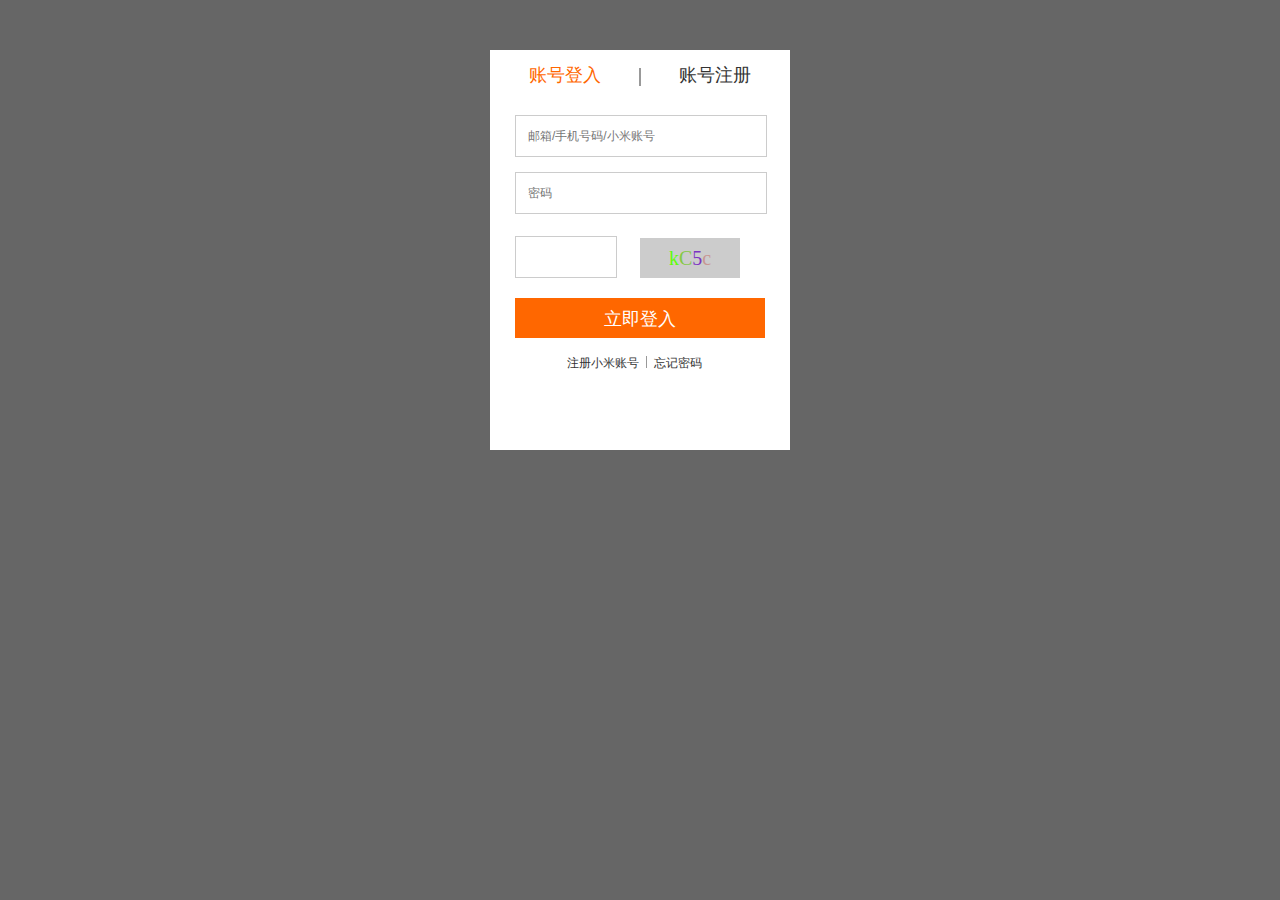
<file: denglu/index.html>
<!DOCTYPE html>
<html>
	<head>
		<meta charset="utf-8" />
		<title></title>
		<link rel="stylesheet" href="css/index.css" />
		<script type="text/javascript" src="js/jquery-1.11.1.js" ></script>
		<script>
		window.onload=function(){
			function $(id){
				return document.querySelector(id);
			}
			var txt=$("#txt");
			var pass=$("#pass");
			var btn=$("#btn");
			var zczh=$("#zczh");
			var yzm=$("#yzm");
			var yz=$("#yz");
			var on=$(".on");
			var off=$(".off");
			var form=document.forms[0];
			
			var con=$('con')
			var chars=['a','b','c','d','e','f','g','h','i','j','k','l','m','n','o','p','q','r','s','t','u','v','w','x','y','z']
			var Upp=[]
			var num=[0,1,2,3,4,5,6,7,8,9]
			function random(m){
				return parseInt(Math.random()*m)
			}
			for(i=0;i<chars.length;i++){
				Upp[i]=chars[i].toUpperCase()
			}
			chars=chars.concat(Upp).concat(num)
			var arr="";
			for(j=1,s="";j<=4;j++){
				var n=random(62);
				var color="rgb("+random(256)+","+random(256)+","+random(256)+")";
				yzm.innerHTML+="<span style='color:"+color+"'>"+chars[n]+"</span>";
				arr+=chars[n];
			}

				db=openDatabase("mydb","2.0","test a command",2*1024*1024);
				
				db.transaction(function(tx){
					tx.executeSql("create table if not exists email (zh unique,pass integer)");
				})
			
				zczh.onclick=function(){
						 
					db.transaction(function(tx){
						tx.executeSql("insert into email (zh,pass) values(?,?)",[txt.value,pass.value],function(){
							  alert("添加成功");
						});
					})
				}
				
		    	
			btn.onclick=function(){
				
		        db.transaction(function(tx){
		    	 	
		    	 	   tx.executeSql("select * from email where zh=? and pass=?",[txt.value,pass.value],function(tx,rs){
		    	 	   	       if(rs.rows.length>0 && arr==yz.value){
		    	 	   	       	
		    	 	   	       	  alert("登陆成功");
		    	 	   	       }
		    	 	   	       else{
		    	 	   	       	alert("登陆失败");
		    	 	   	       }
		    	 	   })
		    	})
		    	
		    }

			off.onclick=function(){
				this.style.color="#FF6700";
				on.style.color="#333";
				zczh.style.display="block";
				btn.style.display="none";
				pass.value="";
				txt.value="";
			}
			on.onclick=function(){
				this.style.color="#FF6700";
				off.style.color="#333";
				btn.style.display="block";
				zczh.style.display="none";
				pass.value="";
				txt.value="";
			}
			
			txt.onkeyup=function(){
				pass.value="";
				yz.value="";
			}
		}
			
		</script>
	</head>
	<body>
		<div class="all">
			<div class="head">
				<a class="on" href="#">账号登入</a>
				<a href="#" class="off">账号注册</a>
			</div>
			<form>
				<input class="zhangh" id="txt" type="text" placeholder="邮箱/手机号码/小米账号" required/>
				<input class="pass" id="pass" type="password" placeholder="密码" required/>
				<div class="info">
					<input type="text" id="yz" required/> 
					<div class="yzm" id="yzm"></div>
				</div>
				<button class="btn" type="submit" id="btn">立即登入</button>
				<button class="btn" type="submit" id="zczh">注册</button>
			</form>
			
			<div class="head zc">
				<a href="#">注册小米账号</a>
				<a href="#">忘记密码</a>
			</div>
			
			
		</div>
	</body>
</html>
</file>
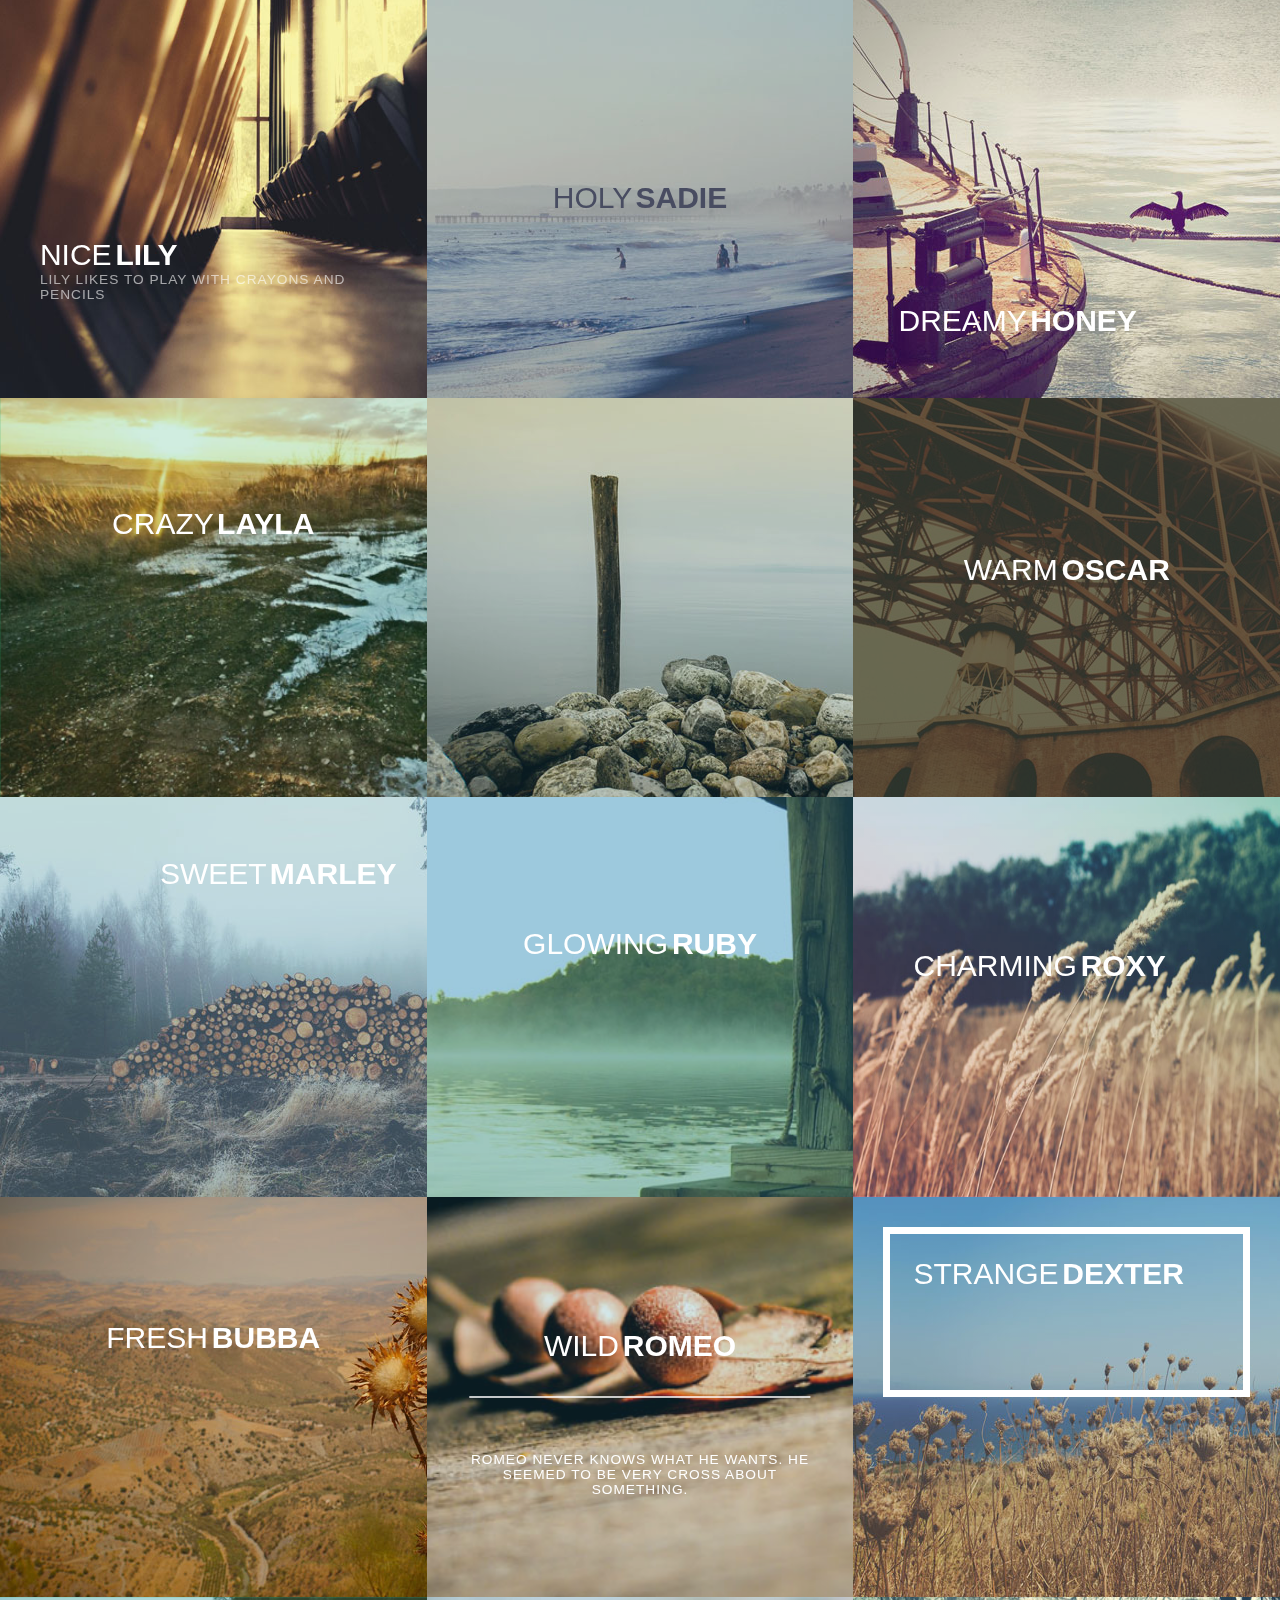
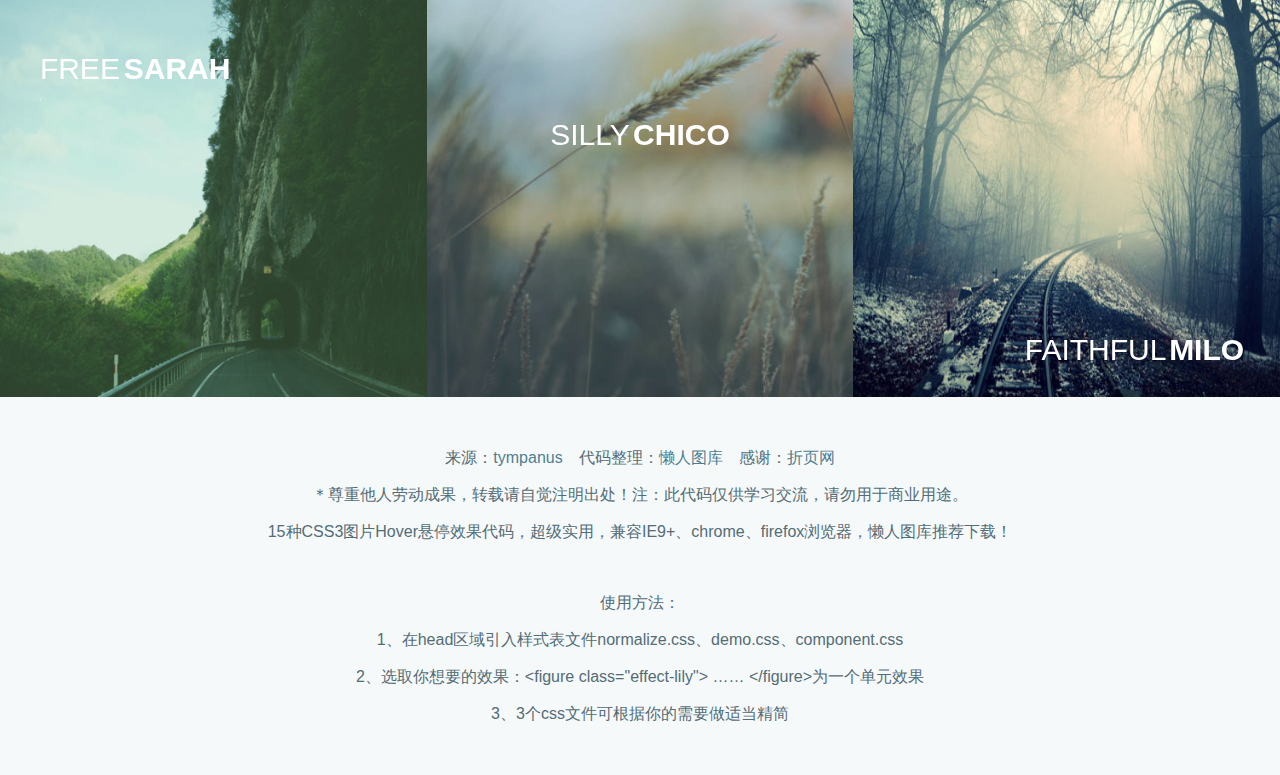
<file: kaohe/index.html>
<!DOCTYPE html PUBLIC "-//W3C//DTD XHTML 1.0 Transitional//EN" "http://www.w3.org/TR/xhtml1/DTD/xhtml1-transitional.dtd">
<html xmlns="http://www.w3.org/1999/xhtml">
<head>
<meta http-equiv="Content-Type" content="text/html; charset=gb2312" />
<meta name="keywords" content="JS����,ͼƬ��Ч,JS������,JS��Ч����" />
<meta name="description" content="�˴�������Ϊ15��CSS3ͼƬHover��ͣЧ�����룬����վ�����ô��룬����ͼƬ��Ч�������������ͼ��JS����Ƶ����" />
<title>15��CSS3ͼƬHover��ͣЧ������_����ͼ��</title>
<link rel="stylesheet" type="text/css" href="css/normalize.css" />
<link rel="stylesheet" type="text/css" href="css/demo.css" />
<link rel="stylesheet" type="text/css" href="css/component.css" />
</head>
<body>
<!-- ���� ��ʼ -->
<div class="container">
    <div class="grid">
        <figure class="effect-lily">
            <img src="img/1.jpg" alt="img01"/>
            <figcaption>
                <h2>Nice <span>Lily</span></h2>
                <p>Lily likes to play with crayons and pencils</p>
                <a href="http://www.lanrentuku.com/" target="_blank">View more</a>
            </figcaption>			
        </figure>
        <figure class="effect-sadie">
            <img src="img/2.jpg" alt="img02"/>
            <figcaption>
                <h2>Holy <span>Sadie</span></h2>
                <p>Sadie never took her eyes off me. <br>She had a dark soul.</p>
                <a href="http://www.lanrentuku.com/" target="_blank">View more</a>
            </figcaption>			
        </figure>
        <figure class="effect-honey">
            <img src="img/7.jpg" alt="img07"/>
            <figcaption>
                <h2>Dreamy <span>Honey</span> <i>Now</i></h2>
                <a href="http://www.lanrentuku.com/" target="_blank">View more</a>
            </figcaption>			
        </figure>
        <figure class="effect-layla">
            <img src="img/4.jpg" alt="img04"/>
            <figcaption>
                <h2>Crazy <span>Layla</span></h2>
                <p>When Layla appears, she brings an eternal summer along.</p>
                <a href="http://www.lanrentuku.com/" target="_blank">View more</a>
            </figcaption>			
        </figure>
        <figure class="effect-zoe">
            <img src="img/14.jpg" alt="img14"/>
            <figcaption>
                <h2>Creative <span>Zoe</span></h2>
                <span class="icon-heart"></span>
                <span class="icon-eye"></span>
                <span class="icon-paper-clip"></span>
                <p>Zoe never had the patience of her sisters. She deliberately punched the bear in his face.</p>
                <a href="http://www.lanrentuku.com/" target="_blank">View more</a>
            </figcaption>			
        </figure>
        <figure class="effect-oscar">
            <img src="img/8.jpg" alt="img08"/>
            <figcaption>
                <h2>Warm <span>Oscar</span></h2>
                <p>Oscar is a decent man. He used to clean porches with pleasure.</p>
                <a href="http://www.lanrentuku.com/" target="_blank">View more</a>
            </figcaption>			
        </figure>
        <figure class="effect-marley">
            <img src="img/9.jpg" alt="img09"/>
            <figcaption>
                <h2>Sweet <span>Marley</span></h2>
                <p>Marley tried to convince her but she was not interested.</p>
                <a href="http://www.lanrentuku.com/" target="_blank">View more</a>
            </figcaption>			
        </figure>
        <figure class="effect-ruby">
            <img src="img/10.jpg" alt="img10"/>
            <figcaption>
                <h2>Glowing <span>Ruby</span></h2>
                <p>Ruby did not need any help. Everybody knew that.</p>
                <a href="http://www.lanrentuku.com/" target="_blank">View more</a>
            </figcaption>			
        </figure>
        <figure class="effect-roxy">
            <img src="img/3.jpg" alt="img03"/>
            <figcaption>
                <h2>Charming <span>Roxy</span></h2>
                <p>Roxy was my best friend. She'd cross any border for me.</p>
                <a href="http://www.lanrentuku.com/" target="_blank">View more</a>
            </figcaption>			
        </figure>
        <figure class="effect-bubba">
            <img src="img/6.jpg" alt="img06"/>
            <figcaption>
                <h2>Fresh <span>Bubba</span></h2>
                <p>Bubba likes to appear out of thin air.</p>
                <a href="http://www.lanrentuku.com/" target="_blank">View more</a>
            </figcaption>			
        </figure>
        <figure class="effect-romeo">
            <img src="img/5.jpg" alt="img05"/>
            <figcaption>
                <h2>Wild <span>Romeo</span></h2>
                <p>Romeo never knows what he wants. He seemed to be very cross about something.</p>
                <a href="http://www.lanrentuku.com/" target="_blank">View more</a>
            </figcaption>			
        </figure>
        <figure class="effect-dexter">
            <img src="img/12.jpg" alt="img12"/>
            <figcaption>
                <h2>Strange <span>Dexter</span></h2>
                <p>Dexter had his own strange way. You could watch him training ants.</p>
                <a href="http://www.lanrentuku.com/" target="_blank">View more</a>
            </figcaption>			
        </figure>
        <figure class="effect-sarah">
            <img src="img/13.jpg" alt="img13"/>
            <figcaption>
                <h2>Free <span>Sarah</span></h2>
                <p>Sarah likes to watch clouds. She's quite depressed.</p>
                <a href="http://www.lanrentuku.com/" target="_blank">View more</a>
            </figcaption>			
        </figure>
        <figure class="effect-chico">
            <img src="img/15.jpg" alt="img15"/>
            <figcaption>
                <h2>Silly <span>Chico</span></h2>
                <p>Chico's main fear was missing the morning bus.</p>
                <a href="http://www.lanrentuku.com/" target="_blank">View more</a>
            </figcaption>			
        </figure>
        <figure class="effect-milo">
            <img src="img/11.jpg" alt="img11"/>
            <figcaption>
                <h2>Faithful <span>Milo</span></h2>
                <p>Milo went to the woods. He took a fun ride and never came back.</p>
                <a href="http://www.lanrentuku.com/" target="_blank">View more</a>
            </figcaption>			
        </figure>
    </div>
</div>
<!-- ���� ���� -->

<div style="text-align:center;margin:50px 0">
<p>��Դ��<a href="http://tympanus.net/codrops/2014/06/19/ideas-for-subtle-hover-effects/" target="_blank">tympanus</a>������������<a href="http://www.lanrentuku.com/" target="_blank">����ͼ��</a>����л��<a href="http://zheye.cc/" target="_blank">��ҳ��</a></p>
<p>�����������Ͷ��ɹ���ת�����Ծ�ע��������ע���˴������ѧϰ����������������ҵ��;��</p>
<p></p>
<p><p>15��CSS3ͼƬHover��ͣЧ�����룬����ʵ�ã�����IE9+��chrome��firefox�����������ͼ���Ƽ����أ�</p><p><br /></p><p>ʹ�÷�����</p><p>1����head����������ʽ���ļ�normalize.css��demo.css��component.css</p><p>2��ѡȡ����Ҫ��Ч����&lt;figure class=&quot;effect-lily&quot;&gt; ���� &lt;/figure&gt;Ϊһ����ԪЧ��</p><p>3��3��css�ļ��ɸ��������Ҫ���ʵ�����</p></p>
<p style="margin:20px 0"></p>
</div>
</body>
</html>
</file>
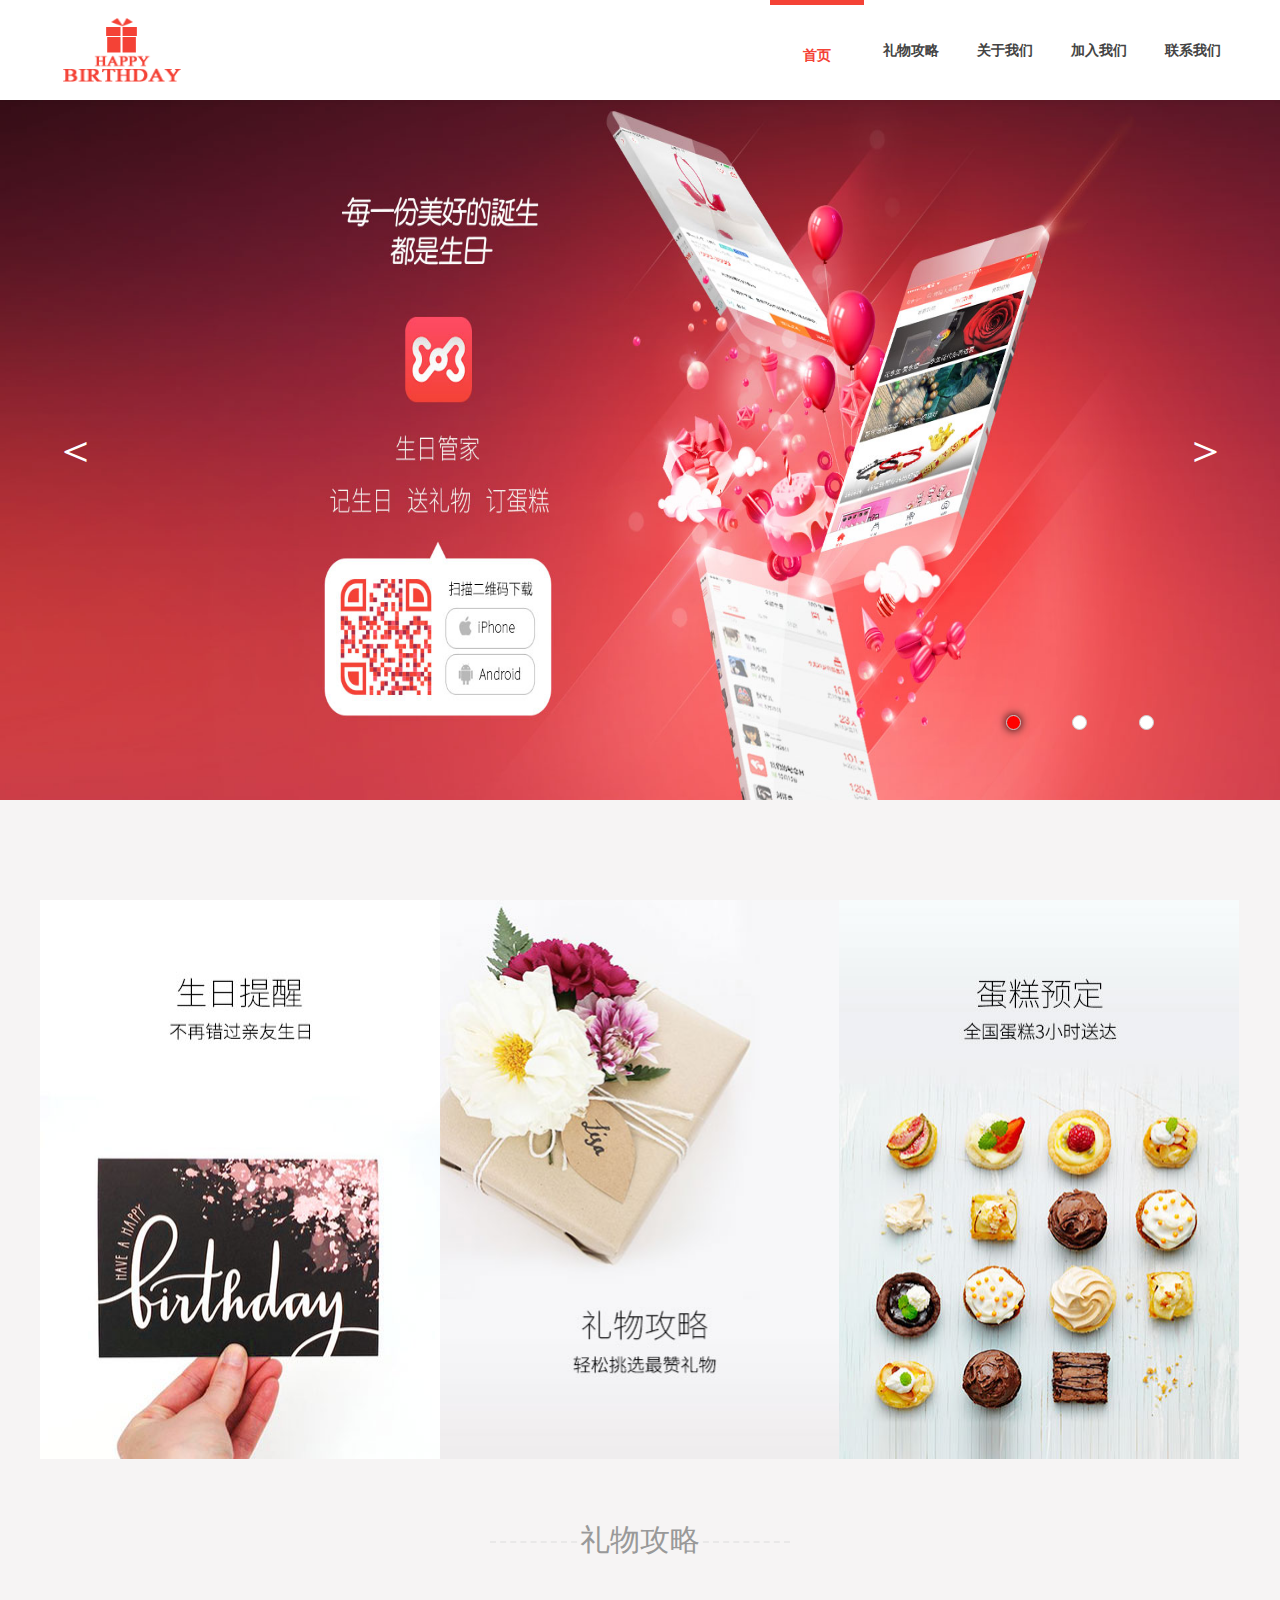
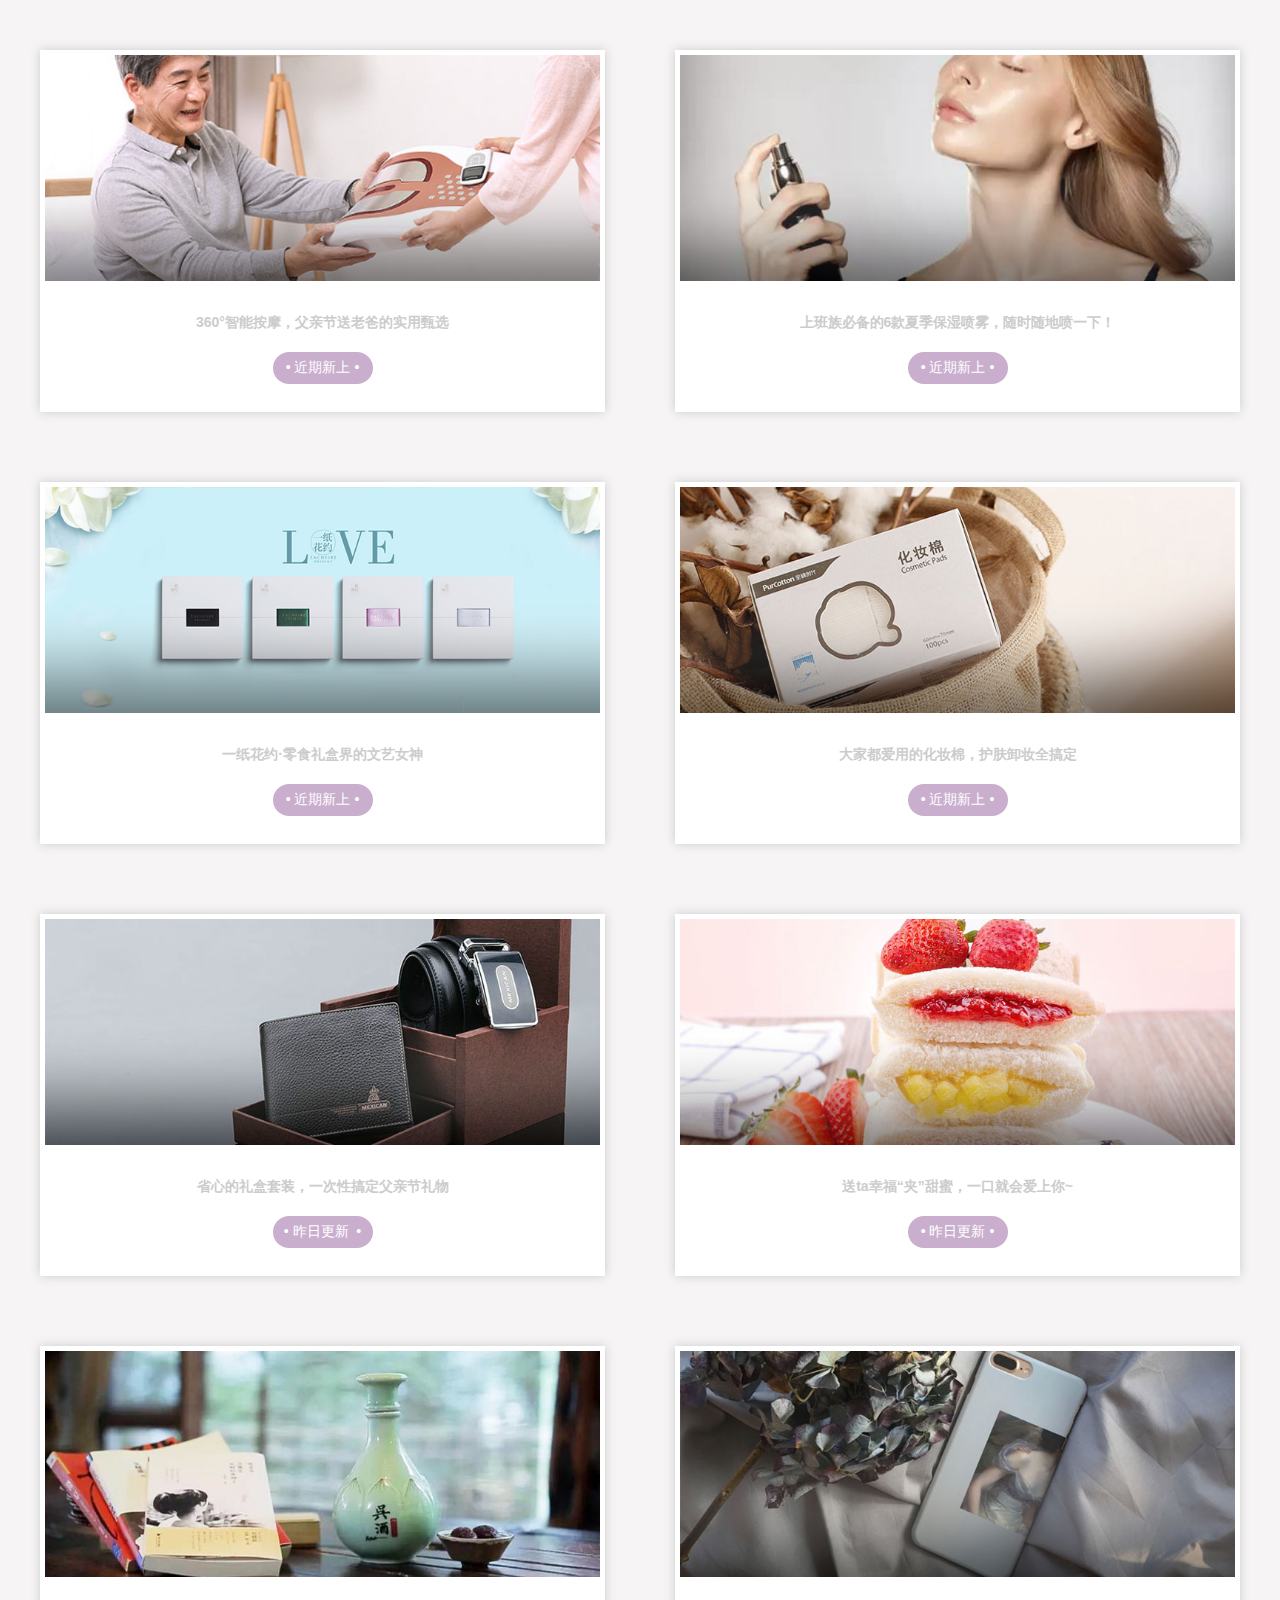
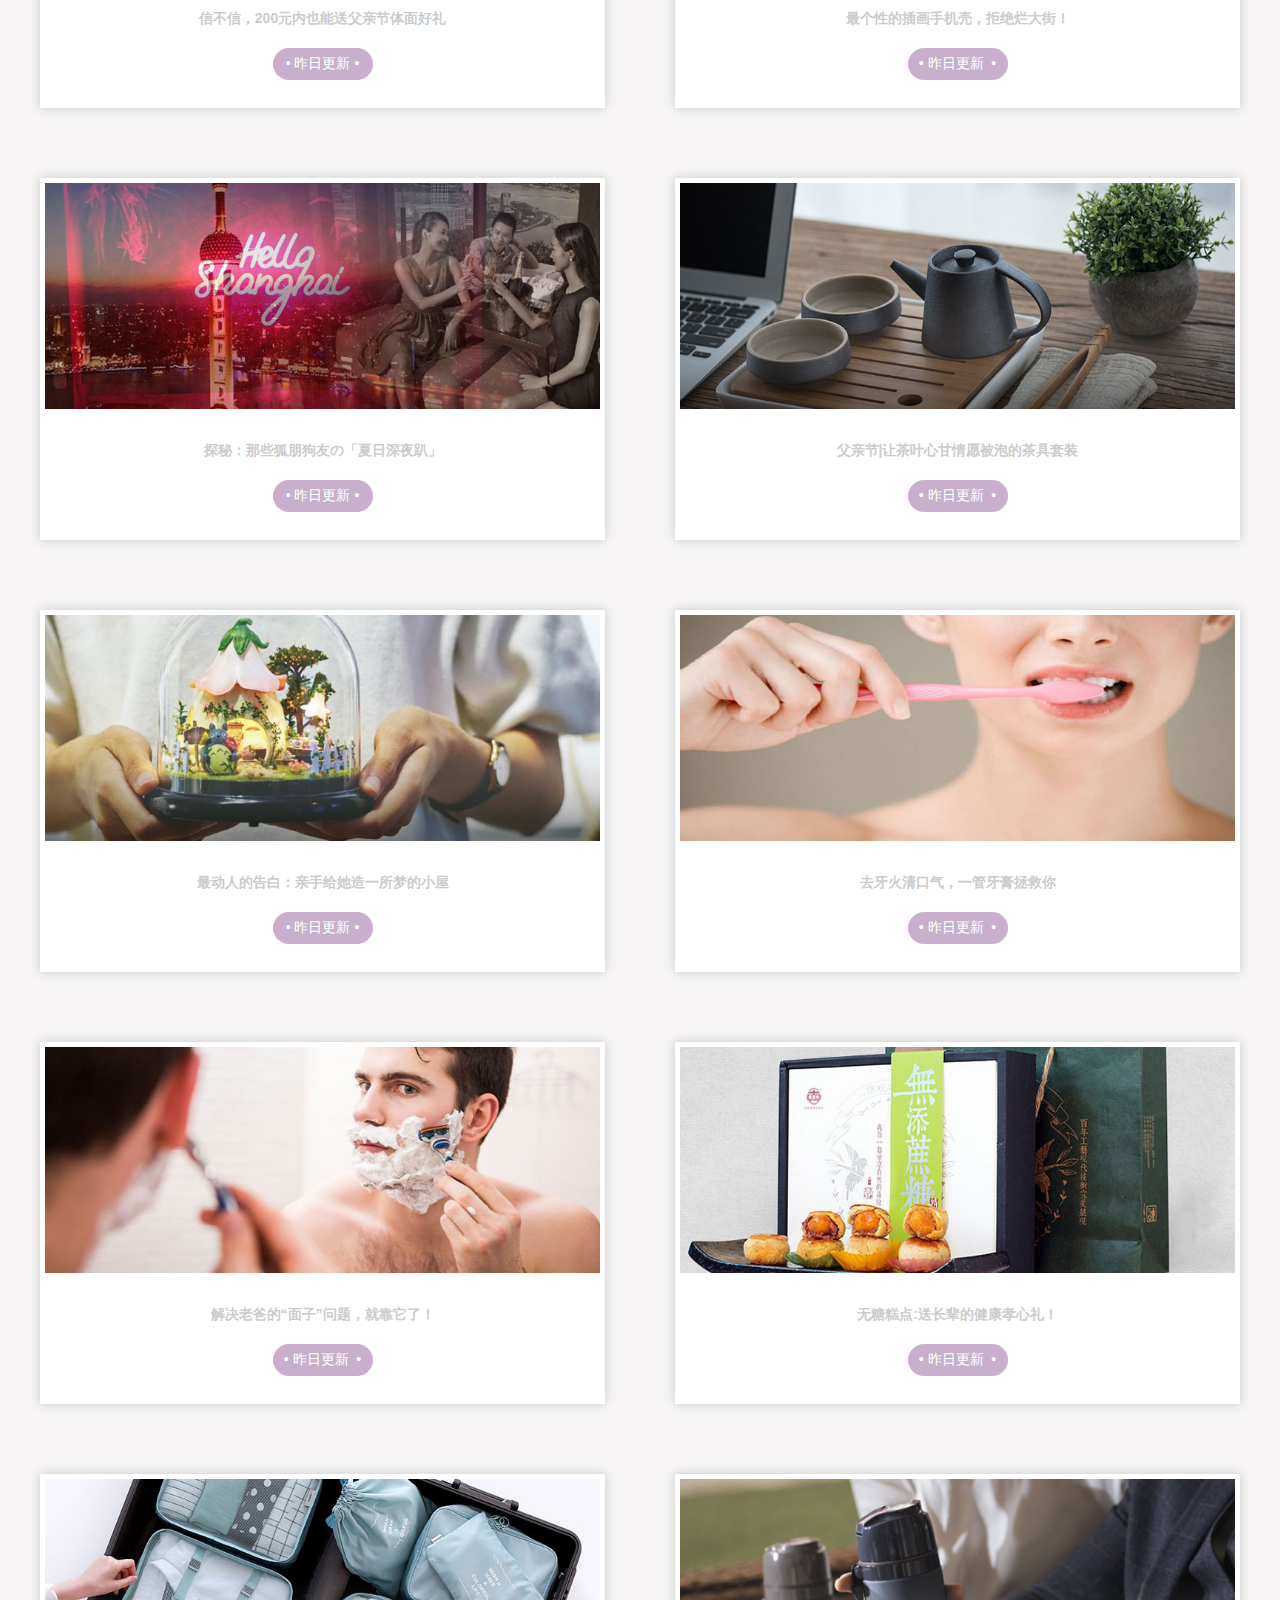
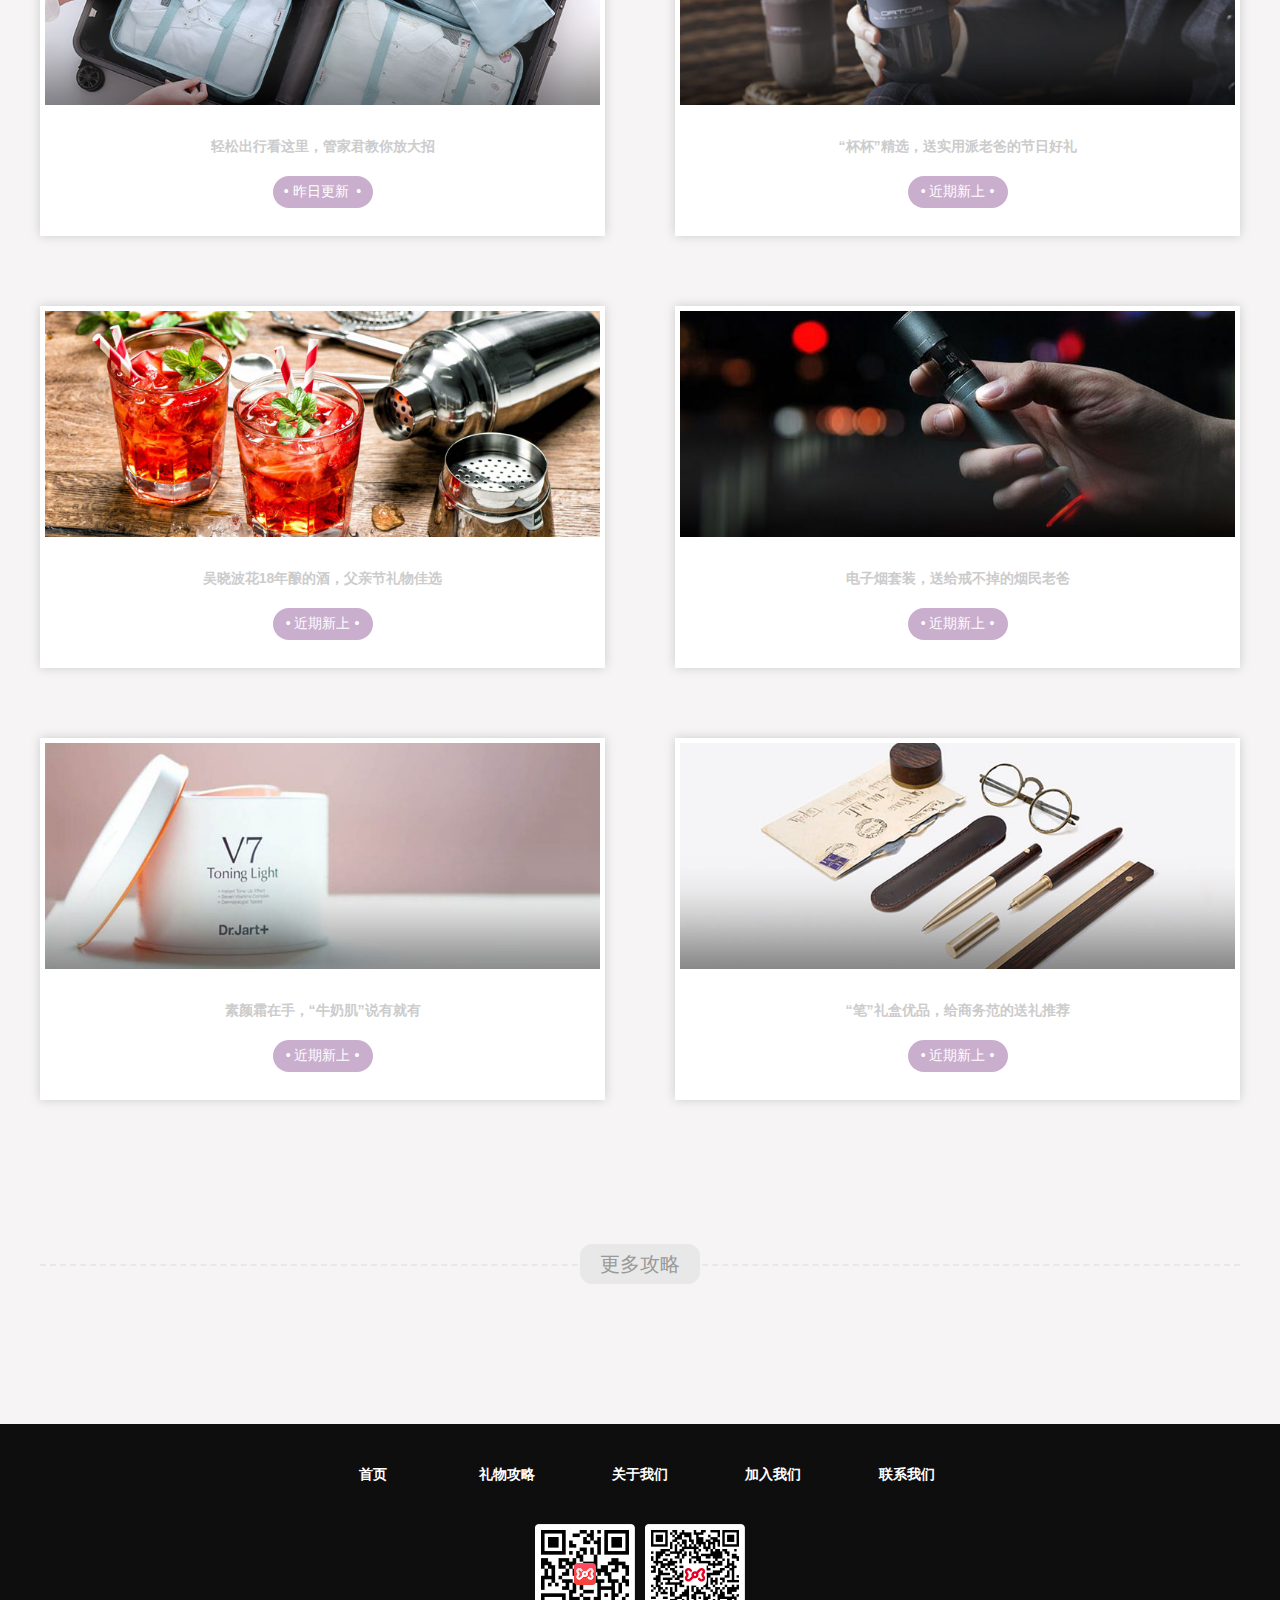
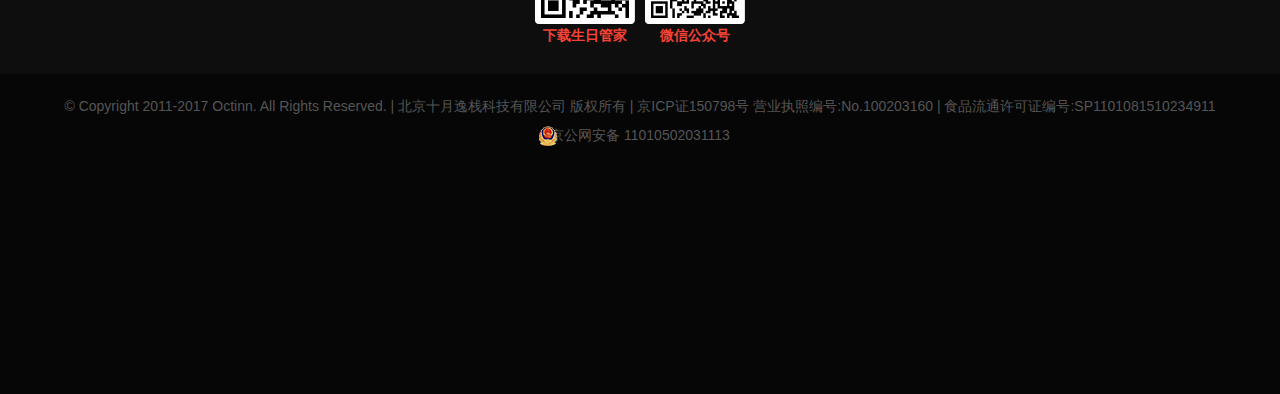
<file: srgj/index.html>
<!DOCTYPE html>
<html>
	<head>
		<meta charset="utf-8" />
		<title></title>
		<script type="text/javascript" src="js/jquery-3.2.1.js"></script>
		
		<link rel="stylesheet" href="css/reset.css" /> 
		<link rel="stylesheet" type="text/css" href="css/top_big.css" media="screen and (min-width:1200px)"/>
		<link rel="stylesheet" type="text/css" href="css/top_min.css" media="screen and (max-width:1200px)" />
		 
		<link rel="stylesheet" media="screen and (min-width:1200px)" href="css/new_filehuangyuexiang.css"  />
		<link rel="stylesheet" media="screen and (min-width:50px) and (max-width:1200px)"href="css/new_filehuangyuexiangtwo.css"   />
		<!--<script type="text/javascript" src="js/new_fileonetwo.js" ></script>-->
	
		<script type="text/javascript">
			$(function(){
				var i=0;
				$(".click").click(function(){
					i++;
					if(i%2==0){
						$(".hide").css("height","0");
					}
					else{
						$(".hide").css("height","230px");
					}
				})
			})
		</script>
		
	</head>
	<body>
		
		<!----------------------------------------------------尺寸大于1200的样式-------------------------------------------------------->	
		
	<div class="lagestyle">
		<header>
			<div class="content">
				<a href="http://shengri.cn/"><img src="img/logo.png"/></a>
				<nav>
					<ul>
						<li class="cur"><a href="index.html">首页</a></li>
						<li><a href="qift.html">礼物攻略</a></li>
						<li><a href="about_us.html">关于我们</a></li>
						<li><a href="join_us.html">加入我们</a></li>
						<li><a href="contact_us.html">联系我们</a></li>
					</ul>
				</nav>	
				<div class="clear"></div>
			</div>
		</header>

			<div class="main" id="main">
				<div class="div-imgs">
					<ul class="uls-one">
						<li>
							<img src="img/banner1.jpg" />
						</li>
						<li>
							<img src="img/banner4.jpg" />
						</li>
						<li>
							<img src="img/banner3.jpg" />
						</li>
					</ul>
					<ol class="ols-one">
						<li class="lis-one"><a class="a-one"></a></li>
						<li class="lis-one"><a></a></li>
						<li class="lis-one"><a></a></li>
					</ol>
					<span class="span-left">＜</span>
					<span class="span-right">＞</span>
				</div>
			<section id="s">
				
				
				<div class="main-div-1">
					<div class="main-div-one">
						<div class="div-one">
							<img src="img/index03_01.jpg" />
							<div class="img-div-1">
								<p></p>
								<p>完美支持「公历/农历」</p>
								<p>生日、纪念日提醒</p>
								<p>重要信息一键备份</p>
								<p>再也不会忘记重要日子</p>
							</div>
						</div>
						<div class="div-two">
							<img src="img/index03_02.jpg" />
							<div class="img-div-2">
								<p></p>
								<p>针对不同送礼需求</p>
								<p>贴心推荐礼物攻略</p>
								<p>帮你挑选最赞礼物送亲友</p>
								<p></p>
							</div>
						</div>
						<div class="div-theer">
							<img src="img/index03_03.jpg" />
							<div class="img-div-3">
								<p></p>
								<p>异地订购服务覆盖</p>
								<p>全国300+城市</p>
								<p>蛋糕合作品牌超过200家</p>
								<p>最快3个小时送货上门</p>
							</div>
						</div>
					</div>
				</div>
				<div class="main-div-2">
						<h4><span>礼物攻略</span></h4>
				</div>
				<div class="main-div-3">
					<div class="div-3-left">
						<a href="#" class="div-3-left-1">
							<div class="div-3-left-1-div">
								<img src="img/Fu0-RyPu5BCsdVj7bpxDLg6ex6bw.jpg" />
								<h5>360°智能按摩，父亲节送老爸的实用甄选</h5>
								<input type="button" value="• 近期新上 •" />
							</div>
						</a>
						<a href="#" class="div-3-left-1">
							<div class="div-3-left-1-div">
								<img src="img/FlhDwgdyBPzCaEMjXC1h9xsZSgZ4.jpg" />
								<h5>一纸花约·零食礼盒界的文艺女神</h5>
								<input type="button" value="• 近期新上 •" />
							</div>
						</a>
						<a href="#" class="div-3-left-1">
							<div class="div-3-left-1-div">
								<img src="img/FvW4f5kzLZrFcw-xb1Hpvd3tD5NC.jpg" />
								<h5>省心的礼盒套装，一次性搞定父亲节礼物</h5>
								<input type="button" value="• 昨日更新  •" />
							</div>
						</a>
						<a href="#" class="div-3-left-1">
							<div class="div-3-left-1-div">
								<img src="img/FsbB6QhzMpejmfmK8rZq_Wp2Z4Xm.jpg" />
								<h5>信不信，200元内也能送父亲节体面好礼</h5>
								<input type="button" value="• 昨日更新 •" />
							</div>
						</a>
						<a href="#" class="div-3-left-1">
							<div class="div-3-left-1-div">
								<img src="img/FumZuesLoCJz5KgUSICUDKGyAKrE.jpg" />
								<h5>探秘：那些狐朋狗友の「夏日深夜趴」</h5>
								<input type="button" value="• 昨日更新 •" />
							</div>
						</a>
						<a href="#" class="div-3-left-1">
							<div class="div-3-left-1-div">
								<img src="img/Fh7NpowAGsT8yj09IkR8BU1NqpBQ.jpg" />
								<h5> 最动人的告白：亲手给她造一所梦的小屋</h5>
								<input type="button" value="• 昨日更新 •" />
							</div>
						</a>
						<a href="#" class="div-3-left-1">
							<div class="div-3-left-1-div">
								<img src="img/FtrjB2qt-teSYJcEpmzTST6DEgCq.jpg" />
								<h5>解决老爸的“面子”问题，就靠它了！</h5>
								<input type="button" value="• 昨日更新  •" />
							</div>
						</a>
						<a href="#" class="div-3-left-1">
							<div class="div-3-left-1-div">
								<img src="img/FsiEg11NaCTy8nHqwsmlefDoTec9.jpg" />
								<h5>轻松出行看这里，管家君教你放大招</h5>
								<input type="button" value="• 昨日更新  •" />
							</div>
						</a>
						<a href="#" class="div-3-left-1">
							<div class="div-3-left-1-div">
								<img src="img/FqDxRdgEpLzVQdpQNWTecIxHZJb8.jpg" />
								<h5>吴晓波花18年酿的酒，父亲节礼物佳选</h5>
								<input type="button" value="• 近期新上 •" />
							</div>
						</a>
						<a href="#" class="div-3-left-1">
							<div class="div-3-left-1-div">
								<img src="img/FjIQTWebZEiRZTGcxiKxPMm_WSZc.jpg" />
								<h5>素颜霜在手，“牛奶肌”说有就有</h5>
								<input type="button" value="• 近期新上 •" />
							</div>
						</a>
					</div>
					<div class="div-3-right">
						<a href="#" class="div-3-left-1">
							<div class="div-3-left-1-div">
								<img src="img/FiTf_dgS8LbzTk7przIycb3CyRpn (1).jpg" />
								<h5>上班族必备的6款夏季保湿喷雾，随时随地喷一下！</h5>
								<input type="button" value="• 近期新上 •" />
							</div>
						</a>
						<a href="#" class="div-3-left-1">
							<div class="div-3-left-1-div">
								<img src="img/FjRxo4AyrDoPcegieEVB8dBhPQ6a (1).jpg" />
								<h5>大家都爱用的化妆棉，护肤卸妆全搞定</h5>
								<input type="button" value="• 近期新上 •" />
							</div>
						</a>
						<a href="#" class="div-3-left-1">
							<div class="div-3-left-1-div">
								<img src="img/FmaeB34rrDDk2yMm2kX8fyu25se7.jpg" />
								<h5>送ta幸福“夹”甜蜜，一口就会爱上你~</h5>
								<input type="button" value="• 昨日更新 •" />
							</div>
						</a>
						<a href="#" class="div-3-left-1">
							<div class="div-3-left-1-div">
								<img src="img/Fs7_-79p1adqrCMHugdBmGM957h2.jpg" />
								<h5>最个性的插画手机壳，拒绝烂大街！</h5>
								<input type="button" value="• 昨日更新  •" />
							</div>
						</a>
						<a href="#" class="div-3-left-1">
							<div class="div-3-left-1-div">
								<img src="img/FtJI0BS0S0JPwOwY5WdP5uWiNq3M.jpg" />
								<h5>父亲节|让茶叶心甘情愿被泡的茶具套装</h5>
								<input type="button" value="• 昨日更新  •" />
							</div>
						</a>
						<a href="#" class="div-3-left-1">
							<div class="div-3-left-1-div">
								<img src="img/FkN1qFAwcM1hXXnB4AmWj9EXNbrj.jpg" />
								<h5>去牙火清口气，一管牙膏拯救你</h5>
								<input type="button" value="• 昨日更新  •" />
							</div>
						</a>
						<a href="#" class="div-3-left-1">
							<div class="div-3-left-1-div">
								<img src="img/FsjQN4riEOUEQD6FOxKbreiAuEUN.jpg" />
								<h5>无糖糕点:送长辈的健康孝心礼！</h5>
								<input type="button" value="• 昨日更新  •" />
							</div>
						</a>
						<a href="#" class="div-3-left-1">
							<div class="div-3-left-1-div">
								<img src="img/FqZ-RXaH-M35Prvob_eMmykgNXop.jpg" />
								<h5>“杯杯”精选，送实用派老爸的节日好礼</h5>
								<input type="button" value="• 近期新上 •" />
							</div>
						</a>
						<a href="#" class="div-3-left-1">
							<div class="div-3-left-1-div">
								<img src="img/FqOLblMFMjq5PFpBYl0qEMD6OaLA.jpg" />
								<h5>电子烟套装，送给戒不掉的烟民老爸</h5>
								<input type="button" value="• 近期新上 •" />
							</div>
						</a>
						<a href="#" class="div-3-left-1">
							<div class="div-3-left-1-div">
								<img src="img/FnsngeWD3DX02Fas8LMiB6ZVlaie.jpg" />
								<h5> “笔”礼盒优品，给商务范的送礼推荐 </h5>
								<input type="button" value="• 近期新上 •" />
							</div>
						</a>
					</div>
					<div class="div-3-bottom">
						<h4><a href="qift.html">更多攻略</a></h4>
					</div>
				</div>
				<a class="a-bottm" id="bottm" style="display:none;"href="#" ><i>∧</i></a>
			</section>
			
		</div>
			
			
			

		<footer>
			<div class="row">
				<ul>
					<li></li>
					<li></li>
					<li><a class="over" href="#">首页</a></li>
					<li><a class="over" href="qift.html">礼物攻略</a></li>
					<li><a class="over" href="about_us.html">关于我们</a></li>
					<li><a class="over" href="join_us.html">加入我们</a></li>
					<li><a class="over" href="contact_us.html">联系我们</a></li>
					<li></li>
					<li></li>
				</ul>
			</div>				
			<div class="center">
				<a href=""><img src="img/code_download.png"/><span>下载生日管家</span></a>
				<a href=""><img src="img/code_wexin.png"/><span>微信公众号</span></a>
			</div>
			<div class="clear"></div>
			<div class="footer-copyright">
				<p>© Copyright 2011-2017 Octinn. All Rights Reserved. | 北京十月逸栈科技有限公司 版权所有 | 京ICP证150798号 营业执照编号:No.100203160 | 食品流通许可证编号:SP1101081510234911</p>
				<p><img src="img/backup.png"/>京公网安备 11010502031113</p>								
			</div>
		</footer>
		
	</div>
		
		
<!----------------------------------------------------尺寸小于1200的样式-------------------------------------------------------->	
		
		
		
		
		
		<div class="smallstyle">
			<header>
				<img class="logo" src="img/logo.png"/>	
				<img class="click" src="img/column.png"/>
			</header>
			<div class="clear"></div>
			<nav>
				<ul class="hide">
					<li class="cur"><a href="index.html">首页</a></li>
					<li><a href="qift.html">礼物攻略</a></li>
					<li><a href="about_us.html">关于我们</a></li>
					<li><a href="join_us.html">加入我们</a></li>
					<li><a href="contact_us.html">联系我们</a></li>
				</ul>
			</nav>
			<section>
				<div class="main" id="main">
			<section id="s">
				<img src="img/banner1.jpg" />
				<div class="main-div-1">
					<div class="main-div-one">
						<div class="div-one">
							<img src="img/index03_01.jpg" />
							<div class="img-div-1">
								<p></p>
								<p>完美支持「公历/农历」</p>
								<p>生日、纪念日提醒</p>
								<p>重要信息一键备份</p>
								<p>再也不会忘记重要日子</p>
							</div>
						</div>
						<div class="div-two">
							<img src="img/index03_02.jpg" />
							<div class="img-div-2">
								<p></p>
								<p>针对不同送礼需求</p>
								<p>贴心推荐礼物攻略</p>
								<p>帮你挑选最赞礼物送亲友</p>
								<p></p>
							</div>
						</div>
						<div class="div-theer">
							<img src="img/index03_03.jpg" />
							<div class="img-div-3">
								<p></p>
								<p>异地订购服务覆盖</p>
								<p>全国300+城市</p>
								<p>蛋糕合作品牌超过200家</p>
								<p>最快3个小时送货上门</p>
							</div>
						</div>
					</div>
				</div>
				<div class="main-div-2">
						<h4><span>礼物攻略</span></h4>
				</div>
				<div class="main-div-3">
					<div class="div-3-left">
						<a href="#" class="div-3-left-1">
							<div class="div-3-left-1-div">
								<img src="img/Fu0-RyPu5BCsdVj7bpxDLg6ex6bw.jpg" />
								<h5>360°智能按摩，父亲节送老爸的实用甄选</h5>
								<input type="button" value="• 近期新上 •" />
							</div>
						</a>
						<a href="#" class="div-3-left-1">
							<div class="div-3-left-1-div">
								<img src="img/FlhDwgdyBPzCaEMjXC1h9xsZSgZ4.jpg" />
								<h5>一纸花约·零食礼盒界的文艺女神</h5>
								<input type="button" value="• 近期新上 •" />
							</div>
						</a>
						<a href="#" class="div-3-left-1">
							<div class="div-3-left-1-div">
								<img src="img/FvW4f5kzLZrFcw-xb1Hpvd3tD5NC.jpg" />
								<h5>省心的礼盒套装，一次性搞定父亲节礼物</h5>
								<input type="button" value="• 昨日更新  •" />
							</div>
						</a>
						<a href="#" class="div-3-left-1">
							<div class="div-3-left-1-div">
								<img src="img/FsbB6QhzMpejmfmK8rZq_Wp2Z4Xm.jpg" />
								<h5>信不信，200元内也能送父亲节体面好礼</h5>
								<input type="button" value="• 昨日更新 •" />
							</div>
						</a>
						<a href="#" class="div-3-left-1">
							<div class="div-3-left-1-div">
								<img src="img/FumZuesLoCJz5KgUSICUDKGyAKrE.jpg" />
								<h5>探秘：那些狐朋狗友の「夏日深夜趴」</h5>
								<input type="button" value="• 昨日更新 •" />
							</div>
						</a>
						<a href="#" class="div-3-left-1">
							<div class="div-3-left-1-div">
								<img src="img/Fh7NpowAGsT8yj09IkR8BU1NqpBQ.jpg" />
								<h5> 最动人的告白：亲手给她造一所梦的小屋</h5>
								<input type="button" value="• 昨日更新 •" />
							</div>
						</a>
						<a href="#" class="div-3-left-1">
							<div class="div-3-left-1-div">
								<img src="img/FtrjB2qt-teSYJcEpmzTST6DEgCq.jpg" />
								<h5>解决老爸的“面子”问题，就靠它了！</h5>
								<input type="button" value="• 昨日更新  •" />
							</div>
						</a>
						<a href="#" class="div-3-left-1">
							<div class="div-3-left-1-div">
								<img src="img/FsiEg11NaCTy8nHqwsmlefDoTec9.jpg" />
								<h5>轻松出行看这里，管家君教你放大招</h5>
								<input type="button" value="• 昨日更新  •" />
							</div>
						</a>
						<a href="#" class="div-3-left-1">
							<div class="div-3-left-1-div">
								<img src="img/FqDxRdgEpLzVQdpQNWTecIxHZJb8.jpg" />
								<h5>吴晓波花18年酿的酒，父亲节礼物佳选</h5>
								<input type="button" value="• 近期新上 •" />
							</div>
						</a>
						<a href="#" class="div-3-left-1">
							<div class="div-3-left-1-div">
								<img src="img/FjIQTWebZEiRZTGcxiKxPMm_WSZc.jpg" />
								<h5>素颜霜在手，“牛奶肌”说有就有</h5>
								<input type="button" value="• 近期新上 •" />
							</div>
						</a>
					</div>
					<div class="div-3-right">
						<a href="#" class="div-3-left-1">
							<div class="div-3-left-1-div">
								<img src="img/FiTf_dgS8LbzTk7przIycb3CyRpn (1).jpg" />
								<h5>上班族必备的6款夏季保湿喷雾，随时随地喷一下！</h5>
								<input type="button" value="• 近期新上 •" />
							</div>
						</a>
						<a href="#" class="div-3-left-1">
							<div class="div-3-left-1-div">
								<img src="img/FjRxo4AyrDoPcegieEVB8dBhPQ6a (1).jpg" />
								<h5>大家都爱用的化妆棉，护肤卸妆全搞定</h5>
								<input type="button" value="• 近期新上 •" />
							</div>
						</a>
						<a href="#" class="div-3-left-1">
							<div class="div-3-left-1-div">
								<img src="img/FmaeB34rrDDk2yMm2kX8fyu25se7.jpg" />
								<h5>送ta幸福“夹”甜蜜，一口就会爱上你~</h5>
								<input type="button" value="• 昨日更新 •" />
							</div>
						</a>
						<a href="#" class="div-3-left-1">
							<div class="div-3-left-1-div">
								<img src="img/Fs7_-79p1adqrCMHugdBmGM957h2.jpg" />
								<h5>最个性的插画手机壳，拒绝烂大街！</h5>
								<input type="button" value="• 昨日更新  •" />
							</div>
						</a>
						<a href="#" class="div-3-left-1">
							<div class="div-3-left-1-div">
								<img src="img/FtJI0BS0S0JPwOwY5WdP5uWiNq3M.jpg" />
								<h5>父亲节|让茶叶心甘情愿被泡的茶具套装</h5>
								<input type="button" value="• 昨日更新  •" />
							</div>
						</a>
						<a href="#" class="div-3-left-1">
							<div class="div-3-left-1-div">
								<img src="img/FkN1qFAwcM1hXXnB4AmWj9EXNbrj.jpg" />
								<h5>去牙火清口气，一管牙膏拯救你</h5>
								<input type="button" value="• 昨日更新  •" />
							</div>
						</a>
						<a href="#" class="div-3-left-1">
							<div class="div-3-left-1-div">
								<img src="img/FsjQN4riEOUEQD6FOxKbreiAuEUN.jpg" />
								<h5>无糖糕点:送长辈的健康孝心礼！</h5>
								<input type="button" value="• 昨日更新  •" />
							</div>
						</a>
						<a href="#" class="div-3-left-1">
							<div class="div-3-left-1-div">
								<img src="img/FqZ-RXaH-M35Prvob_eMmykgNXop.jpg" />
								<h5>“杯杯”精选，送实用派老爸的节日好礼</h5>
								<input type="button" value="• 近期新上 •" />
							</div>
						</a>
						<a href="#" class="div-3-left-1">
							<div class="div-3-left-1-div">
								<img src="img/FqOLblMFMjq5PFpBYl0qEMD6OaLA.jpg" />
								<h5>电子烟套装，送给戒不掉的烟民老爸</h5>
								<input type="button" value="• 近期新上 •" />
							</div>
						</a>
						<a href="#" class="div-3-left-1">
							<div class="div-3-left-1-div">
								<img src="img/FnsngeWD3DX02Fas8LMiB6ZVlaie.jpg" />
								<h5> “笔”礼盒优品，给商务范的送礼推荐 </h5>
								<input type="button" value="• 近期新上 •" />
							</div>
						</a>
					</div>
					<div class="div-3-bottom">
						<h4><a href="#">更多攻略</a></h4>
					</div>
				</div>
				<a class="a-bottm" id="bottm" style="display:none;"　href="#"><i>∧</i></a>
			</section>
			
		</div>
			
			
			
		</section>
			<footer>
			<div class="row">
				<ul>
					<li><a class="over" href="index.html">首页</a></li>
					<li><a class="over" href="qift.html">礼物攻略</a></li>
					<li><a class="over" class="over" href="about_us.html">关于我们</a></li>
					<li><a class="over" href="join_us.html">加入我们</a></li>
					<li><a class="over" href="contact_us.html">联系我们</a></li>
				</ul>
			</div>				
			<div class="center">
				<a href=""><img src="img/code_download.png"/><span>下载生日管家</span></a>
				<a href=""><img src="img/code_wexin.png"/><span>微信公众号</span></a>
			</div>
			<div class="clear"></div>
			<div class="footer-copyright">
				<p>© Copyright 2011-2017 Octinn. All Rights Reserved. | 北京十月逸栈科技有限公司 版权所有 | 京ICP证150798号 营业执照编</p>
				<p>号:No.100203160 | 食品流通许可证编号:SP1101081510234911	</p>
				<p><img src="img/backup.png"/>&nbsp;&nbsp;&nbsp;&nbsp;&nbsp;&nbsp;京公网安备 11010502031113</p>								
			</div>
		</footer>
			
	
		</div>
	
		<script>
			$(function(){
				var h;
				var one=$("html");
				
			$(window).scroll(function(){
				h=$(window).scrollTop();
				hh=$("html,body").scrollTop();
				console.log(h)
				if(h>50){
				$('#bottm').show();
				
				}
				else{
					$('#bottm').hide();
				}
			})
			$("#bottm").click(function(){
					$("body").animate({scrollTop:0},500);
					
				})
			var timer;
			var curr=0;
			var w=$(".uls-one").find("li:first").outerWidth(true);
			var len=$(".uls-one li").length;
			function show(){
				timer=setInterval(function(){
					$(".span-right").click();
				},3000);
			}
			
			show();
				
			$(".span-right").click(function(){
				curr++;
				if(curr==3){
					curr=0;
				}
				$(".uls-one li").eq(curr).stop().fadeIn().siblings().fadeOut();
				$(".ols-one li a").eq(curr)
				.addClass("a-one").parent().siblings().children().removeClass("a-one");
			})
			$(".span-left").click(function(){
				curr--;
				if(curr<0){
					curr=2;
				}
				//$(".uls-one").stop(true,true).animate({left:-w*curr+"px"},1500);
				$(".uls-one li").eq(curr).stop().fadeIn().siblings().fadeOut();
				$(".ols-one li a").eq(curr)
				.addClass("a-one").parent().siblings().children().removeClass("a-one");
			})
			$(".span-right").mousemove(function(){
				clearInterval(timer);
			})
			$(".span-right").mouseout(function(){
				show();
			})
			$(".span-left").mousemove(function(){
				clearInterval(timer);
			})
			$(".span-left").mouseout(function(){
				show();
			})
		})	
				
		</script>
	</body>
</html>
</file>
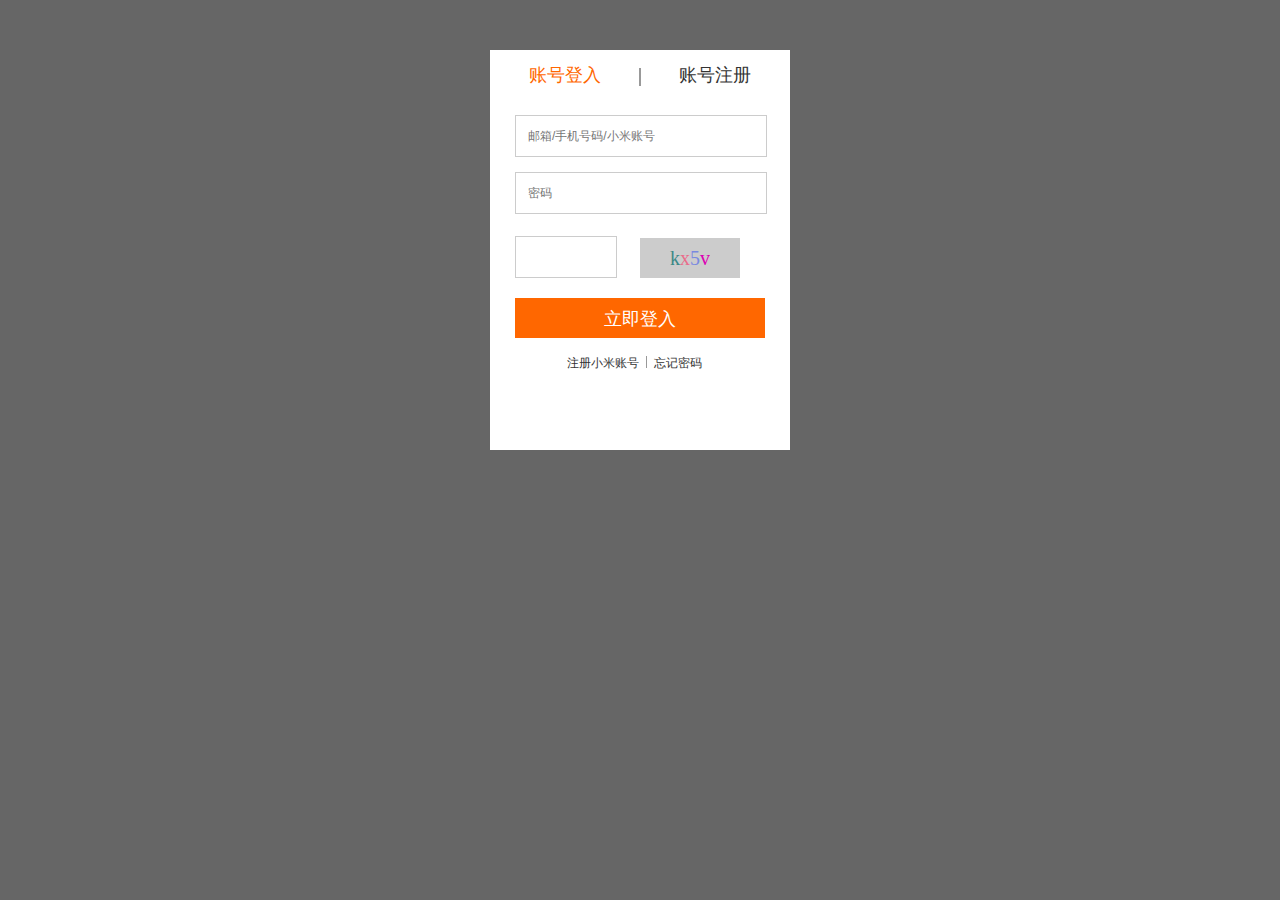
<file: xiaomi/index.html>
<!DOCTYPE html>
<html>
	<head>
		<meta charset="utf-8" />
		<title></title>
		<link rel="stylesheet" href="css/index.css" />
		<script type="text/javascript" src="js/jquery-1.11.1.js" ></script>
		<script>
		window.onload=function(){
			function $(id){
				return document.querySelector(id);
			}
			var txt=$("#txt");
			var pass=$("#pass");
			var btn=$("#btn");
			var zczh=$("#zczh");
			var yzm=$("#yzm");
			var yz=$("#yz");
			var on=$(".on");
			var off=$(".off");
			var form=document.forms[0];
			
			var con=$('con')
			var chars=['a','b','c','d','e','f','g','h','i','j','k','l','m','n','o','p','q','r','s','t','u','v','w','x','y','z']
			var Upp=[]
			var num=[0,1,2,3,4,5,6,7,8,9]
			function random(m){
				return parseInt(Math.random()*m)
			}
			for(i=0;i<chars.length;i++){
				Upp[i]=chars[i].toUpperCase()
			}
			chars=chars.concat(Upp).concat(num)
			var arr="";
			for(j=1,s="";j<=4;j++){
				var n=random(62);
				var color="rgb("+random(256)+","+random(256)+","+random(256)+")";
				yzm.innerHTML+="<span style='color:"+color+"'>"+chars[n]+"</span>";
				arr+=chars[n];
			}

				db=openDatabase("mydb","2.0","test a command",2*1024*1024);
				
				db.transaction(function(tx){
					tx.executeSql("create table if not exists email (zh unique,pass integer)");
				})
			
				zczh.onclick=function(){
						 
					db.transaction(function(tx){
						tx.executeSql("insert into email (zh,pass) values(?,?)",[txt.value,pass.value],function(){
							  alert("添加成功");
						});
					})
				}
				
		    	
			btn.onclick=function(){
				
		        db.transaction(function(tx){
		    	 	
		    	 	   tx.executeSql("select * from email where zh=? and pass=?",[txt.value,pass.value],function(tx,rs){
		    	 	   	       if(rs.rows.length>0 && arr==yz.value){
		    	 	   	       	
		    	 	   	       	  alert("登陆成功");
		    	 	   	       	  open("http://www.baidu.com");
		    	 	   	       }
		    	 	   	       else{
		    	 	   	       	alert("登陆失败");
		    	 	   	       }
		    	 	   })
		    	})
		    	
		    }

			off.onclick=function(){
				this.style.color="#FF6700";
				on.style.color="#333";
				zczh.style.display="block";
				btn.style.display="none";
				pass.value="";
				txt.value="";
			}
			on.onclick=function(){
				this.style.color="#FF6700";
				off.style.color="#333";
				btn.style.display="block";
				zczh.style.display="none";
				pass.value="";
				txt.value="";
			}
			
			txt.onkeyup=function(){
				pass.value="";
				yz.value="";
			}
		}
			
		</script>
	</head>
	<body>
		<div class="all">
			<div class="head">
				<a class="on" href="#">账号登入</a>
				<a href="#" class="off">账号注册</a>
			</div>
			<form>
				<input class="zhangh" id="txt" type="text" placeholder="邮箱/手机号码/小米账号" required/>
				<input class="pass" id="pass" type="password" placeholder="密码" required/>
				<div class="info">
					<input type="text" id="yz" required/> 
					<div class="yzm" id="yzm"></div>
				</div>
				<button class="btn" type="submit" id="btn">立即登入</button>
				<button class="btn" type="submit" id="zczh">注册</button>
			</form>
			
			<div class="head zc">
				<a href="#">注册小米账号</a>
				<a href="#">忘记密码</a>
			</div>
			
			
		</div>
	</body>
</html>
</file>
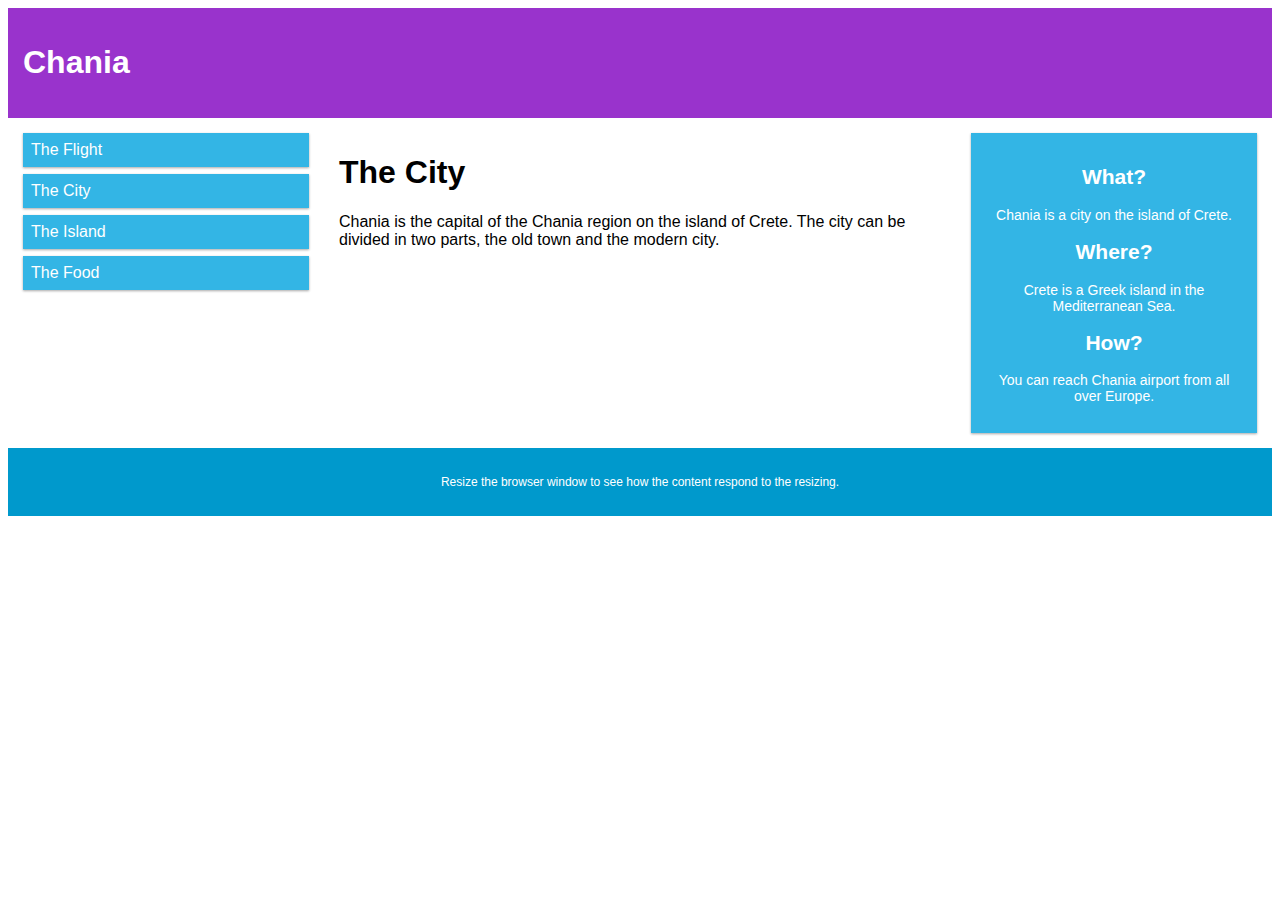
<file: xys/index.html>
<!DOCTYPE html>
<html>
<head>
<meta name="viewport" content="width=device-width, initial-scale=1.0">
<meta charset="utf-8"> 
<title>����̳�(runoob.com)</title> 
<style>
* {
    box-sizing: border-box;
}
.row:after {
    content: "";
    clear: both;
    display: block;
}
[class*="col-"] {
    float: left;
    padding: 15px;
}
html {
    font-family: "Lucida Sans", sans-serif;
}
.header {
    background-color: #9933cc;
    color: #ffffff;
    padding: 15px;
}
.menu ul {
    list-style-type: none;
    margin: 0;
    padding: 0;
}
.menu li {
    padding: 8px;
    margin-bottom: 7px;
    background-color :#33b5e5;
    color: #ffffff;
    box-shadow: 0 1px 3px rgba(0,0,0,0.12), 0 1px 2px rgba(0,0,0,0.24);
}
.menu li:hover {
    background-color: #0099cc;
}
.aside {
    background-color: #33b5e5;
    padding: 15px;
    color: #ffffff;
    text-align: center;
    font-size: 14px;
    box-shadow: 0 1px 3px rgba(0,0,0,0.12), 0 1px 2px rgba(0,0,0,0.24);
}
.footer {
    background-color: #0099cc;
    color: #ffffff;
    text-align: center;
    font-size: 12px;
    padding: 15px;
}
/* For desktop: */
.col-1 {width: 8.33%;}
.col-2 {width: 16.66%;}
.col-3 {width: 25%;}
.col-4 {width: 33.33%;}
.col-5 {width: 41.66%;}
.col-6 {width: 50%;}
.col-7 {width: 58.33%;}
.col-8 {width: 66.66%;}
.col-9 {width: 75%;}
.col-10 {width: 83.33%;}
.col-11 {width: 91.66%;}
.col-12 {width: 100%;}

@media only screen and (max-width: 768px) {
    /* For mobile phones: */
    [class*="col-"] {
        width: 100%;
    }
}
</style>
</head>
<body>

<div class="header">
<h1>Chania</h1>
</div>

<div class="row">

<div class="col-3 menu">
<ul>
<li>The Flight</li>
<li>The City</li>
<li>The Island</li>
<li>The Food</li>
</ul>
</div>

<div class="col-6">
<h1>The City</h1>
<p>Chania is the capital of the Chania region on the island of Crete. The city can be divided in two parts, the old town and the modern city.</p>
</div>
<div class="col-3 right">
<div class="aside">
<h2>What?</h2>
<p>Chania is a city on the island of Crete.</p>
<h2>Where?</h2>
<p>Crete is a Greek island in the Mediterranean Sea.</p>
<h2>How?</h2>
<p>You can reach Chania airport from all over Europe.</p>
</div>
</div>

</div>

<div class="footer">
<p>Resize the browser window to see how the content respond to the resizing.</p>
</div>

</body>
</html>
</file>
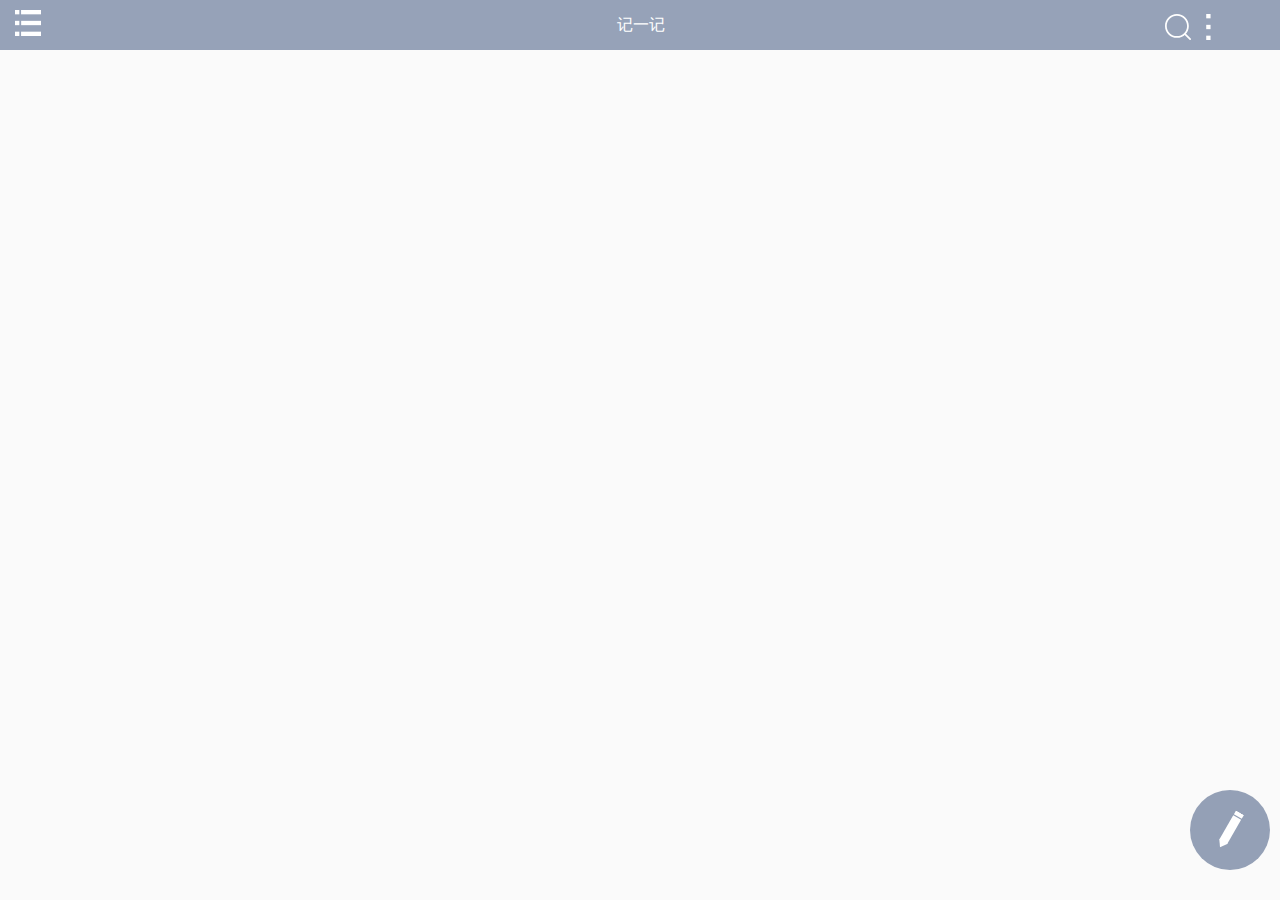
<file: y/index.html>
<!DOCTYPE html>
<html>
	<head>
		<meta charset="UTF-8">
		<meta name="viewport" content="width=device-width, user-scalable=no, initial-scale=1.0, maximum-scale=1.0, minimum-scale=1.0" />
		<link rel="stylesheet" href="css/style.css" />
		<link rel="stylesheet" href="css/index.css" />
		<script src="js/zepto.min.js"></script>
		<script type="text/javascript" src="js/jquery-3.2.1.js" ></script>
		<script type="text/javascript" src="js/index.js" ></script>
		
		<title></title>
	</head>
	<body>
			<header class="top">
				<div class="left">
					<img src="svg/分类.svg" alt="" />
					
				</div>
				<div>记一记</div>
				<div class="right">
					<img src="svg/搜索.svg" alt="" />
					<img src="svg/更多.svg" alt="" />
				</div>
			</header>
	
		<div>
			<ul class="bottom_nav">
				<li>列表</li>
				<li>缩略图</li>
				<li>设置密码</li>
			</ul>
		</div>
		
		<div class="nav">
				<div class="cel">
					<h3>记一记</h3>
					<ul class="top_1">
						<li>全部</li>
						<li>今天</li>
						<li>本周</li>
						<li>上周</li>
					</ul>
					<ul class="bottom">
						<li>新增分组</li>
						<li>修改组名</li>
					</ul>
				</div>
			</div>
			<section class="nav_1">
				<div class="box">
					
				</div>
				<div class="pen">
					<img src="svg/笔.svg" alt="" />
				</div>
				
			</section>
	</body>
</html>
</file>
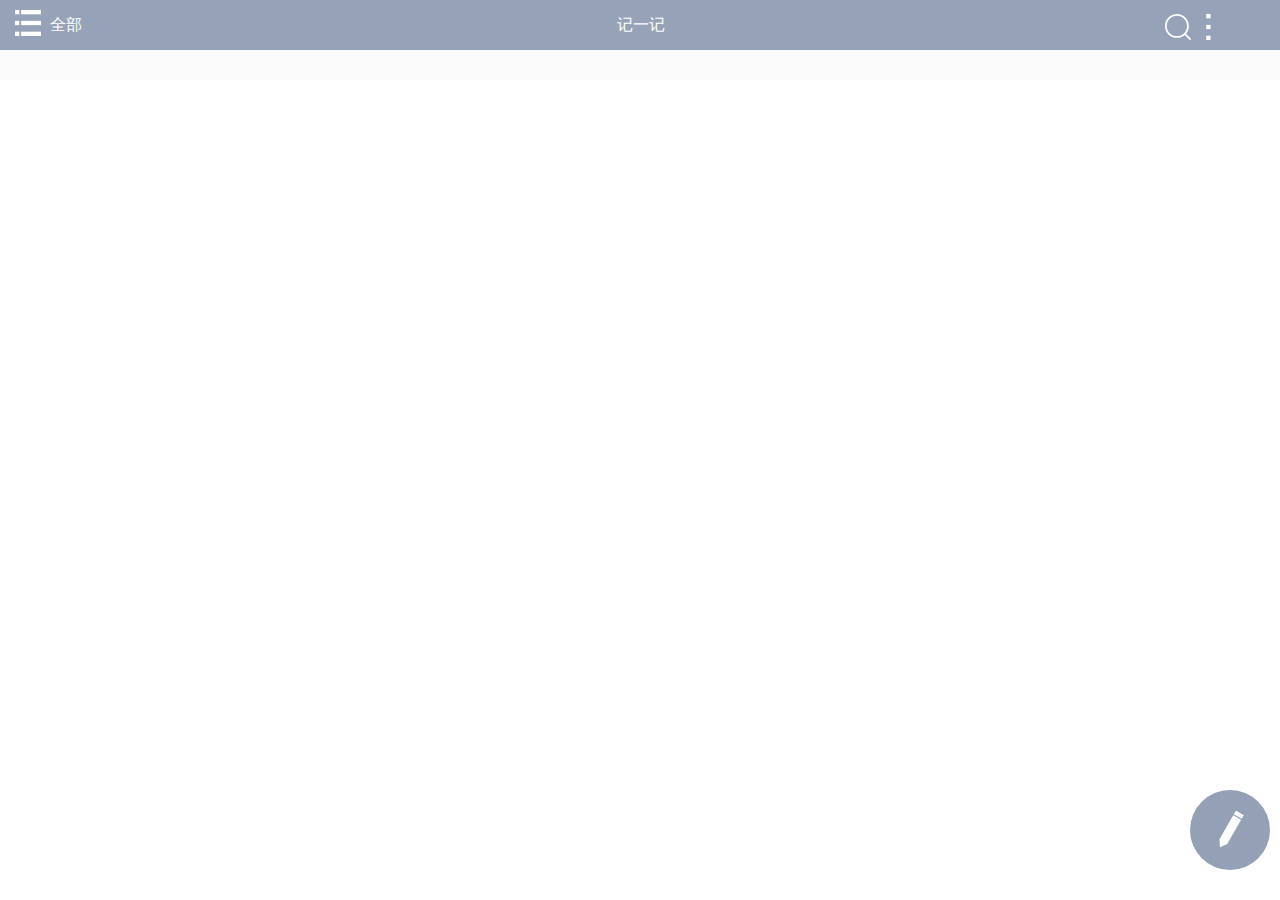
<file: yiq/index.html>
<!DOCTYPE html>
<html>
	<head>
		<meta charset="UTF-8">
		<meta name="viewport" content="width=device-width, user-scalable=no, initial-scale=1.0, maximum-scale=1.0, minimum-scale=1.0" />
		<link rel="stylesheet" href="css/style.css" />
		<link rel="stylesheet" href="css/index.css" />
		<script src="js/zepto.min.js"></script>
		<script type="text/javascript" src="js/jquery-3.2.1.js" ></script>
		<script type="text/javascript" src="js/index.js" ></script>
		<script type="text/javascript" src="js/pt.js" ></script>
		<title></title>
	</head>
	<body>
			<header class="top">
				<div class="left">
					<img src="svg/分类.svg" alt="" />
					<span>全部</span>
				</div>
				<div>记一记</div>
				<div class="right">
					<img src="svg/搜索.svg" alt="" />
					<img src="svg/更多.svg" alt="" />
				</div>
			</header>
	
		<div>
			<ul class="bottom_nav">
				<li>列表</li>
				<li>缩略图</li>
				<li>设置密码</li>
			</ul>
		</div>
		
		<div class="nav">
				<div class="cel">
					<h3>记一记</h3>
					<ul class="top_1">
						<li>全部</li>
						<li>今天</li>
						<li>本周</li>
						<li>上周</li>
					</ul>
					<ul class="bottom">
						<li>新增分组</li>
						<li>修改组名</li>
					</ul>
				</div>
			</div>
			<section class="nav_1">
				<div class="box">
					
				</div>
				<div class="pen">
					<img src="svg/笔.svg" alt="" />
				</div>
				
			</section>
	</body>
</html>
</file>
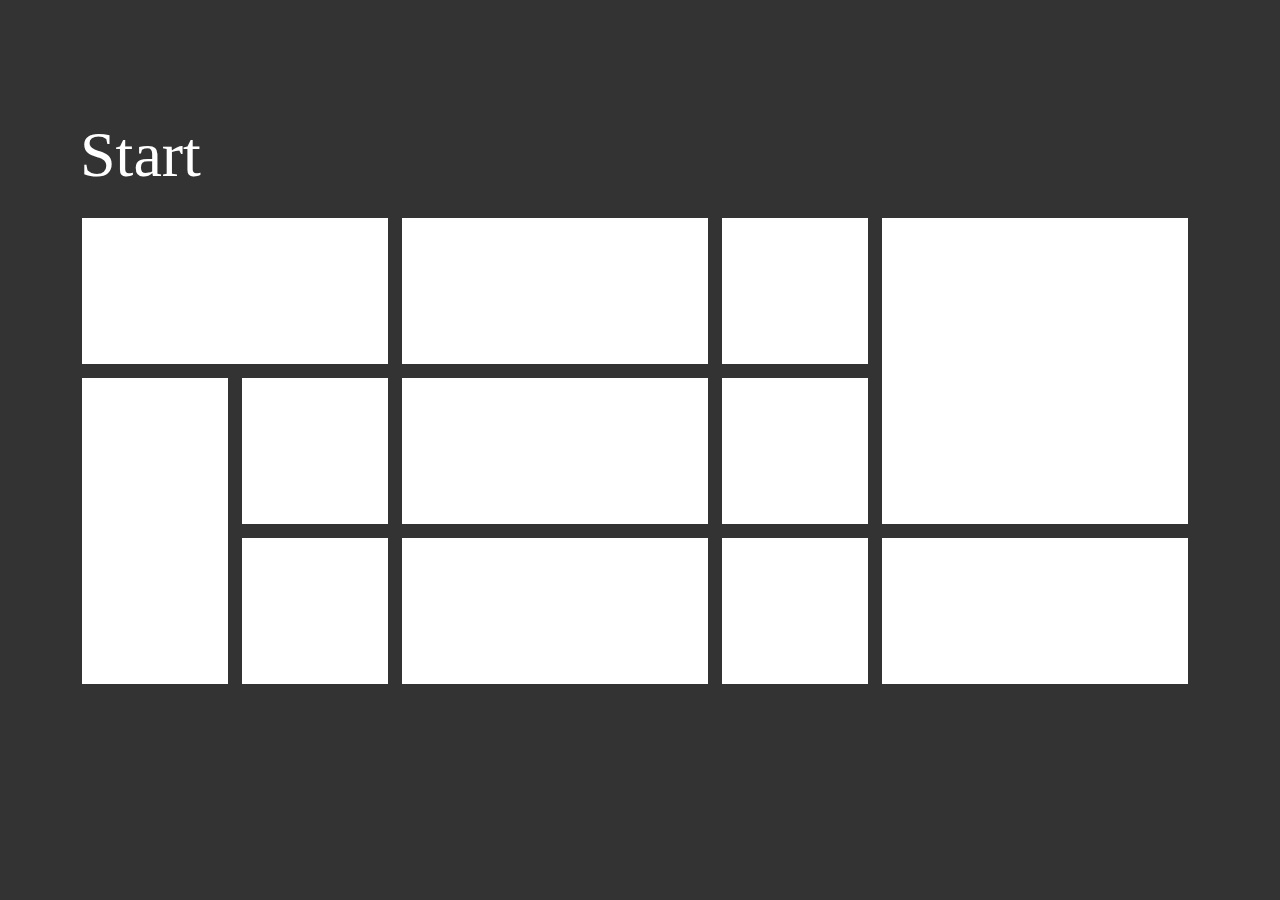
<file: kaohe/readme.html>
<!DOCTYPE html PUBLIC "-//W3C//DTD XHTML 1.0 Transitional//EN" "http://www.w3.org/TR/xhtml1/DTD/xhtml1-transitional.dtd">
<html xmlns="http://www.w3.org/1999/xhtml">
<head>
<meta http-equiv="Content-Type" content="text/html; charset=gb2312" />
<meta http-equiv="refresh" content="60;url=http://www.lanrentuku.com/"> 
<meta name="Copyright" content="����ͼ��" />
<meta name="description" content="ѧ��͵������������������߹���Ч������Ч�ķ�����" />
<meta content="����ͼ��" name="keywords" />
<base target="_blank">
<title>����ͼ�� - www.lanrentuku.com</title>
<style type="text/css">
<!-- 
body{background-color:#333}
.readme{width:1120px;height:590px;position:absolute;top:36%;left:50%;margin:-230px 0 0 -560px}
.lrtk{width:1120px;height:590px}
.lrtk a{border:2px solid #333;text-decoration:none;margin:0 10px 10px 0;background-color:#FFF}
.lrtk a:hover{border:2px solid #FFF}
h1{font-size:64px;color:#FFF;font-family:"Segoe UI Light";line-height:36px;font-weight:lighter}
.box01{width:306px;height:146px;float:left;background:url(http://img.lanrentuku.com/img/images/readme.jpg) no-repeat 0 0}
.box02{width:306px;height:146px;float:left;background:url(http://img.lanrentuku.com/img/images/readme.jpg) no-repeat -320px 0}
.box03{width:146px;height:146px;float:left;background:url(http://img.lanrentuku.com/img/images/readme.jpg) no-repeat -640px 0}
.box04{width:306px;height:306px;float:right;background:url(http://img.lanrentuku.com/img/images/readme.jpg) no-repeat -800px 0}

.box05{width:146px;height:306px;float:left;background:url(http://img.lanrentuku.com/img/images/readme.jpg) no-repeat 0 -160px}
.box06{width:146px;height:146px;float:left;background:url(http://img.lanrentuku.com/img/images/readme.jpg) no-repeat -160px -160px}
.box07{width:306px;height:146px;float:left;background:url(http://img.lanrentuku.com/img/images/readme.jpg) no-repeat -320px -160px}
.box08{width:146px;height:146px;float:left;background:url(http://img.lanrentuku.com/img/images/readme.jpg) no-repeat -640px -160px}

.box09{width:146px;height:146px;float:left;background:url(http://img.lanrentuku.com/img/images/readme.jpg) no-repeat -160px -320px}
.box10{width:306px;height:146px;float:left;background:url(http://img.lanrentuku.com/img/images/readme.jpg) no-repeat -320px -320px}
.box11{width:146px;height:146px;float:left;background:url(http://img.lanrentuku.com/img/images/readme.jpg) no-repeat -640px -320px}
.box12{width:306px;height:146px;float:left;background:url(http://img.lanrentuku.com/img/images/readme.jpg) no-repeat -800px -320px}
-->
</style>
</head>

<body>
<div class="readme">
    <h1>Start</h1>
    <div class="lrtk">
      <a href="http://www.lanrentuku.com/vector/" class="box01"></a>
      <a href="http://www.lanrentuku.com/png/" class="box02"></a>
      <a href="http://ued.lanrentuku.com/" class="box03"></a>
      <a href="http://www.lanrentuku.com/tupian/" class="box04"></a>
      <a href="http://www.lanrentuku.com/news/time/" class="box05"></a>
      <a href="http://www.lanrentuku.com/show/" class="box06"></a>
      <a href="http://www.lanrentuku.com/" class="box07"></a>
      <a href="http://www.lanrentuku.com/" class="box08"></a>
      <a href="http://www.lanrentuku.com/bg/" class="box09"></a>
      <a href="http://www.lanrentuku.com/js/" class="box10"></a>
      <a href="http://www.lanrentuku.com/plus/guestbook.php" class="box11"></a>
      <a href="http://www.lanrentuku.com/about/aboutus.html" class="box12"></a>      
    </div>
</div>
</body>
</html>
</file>
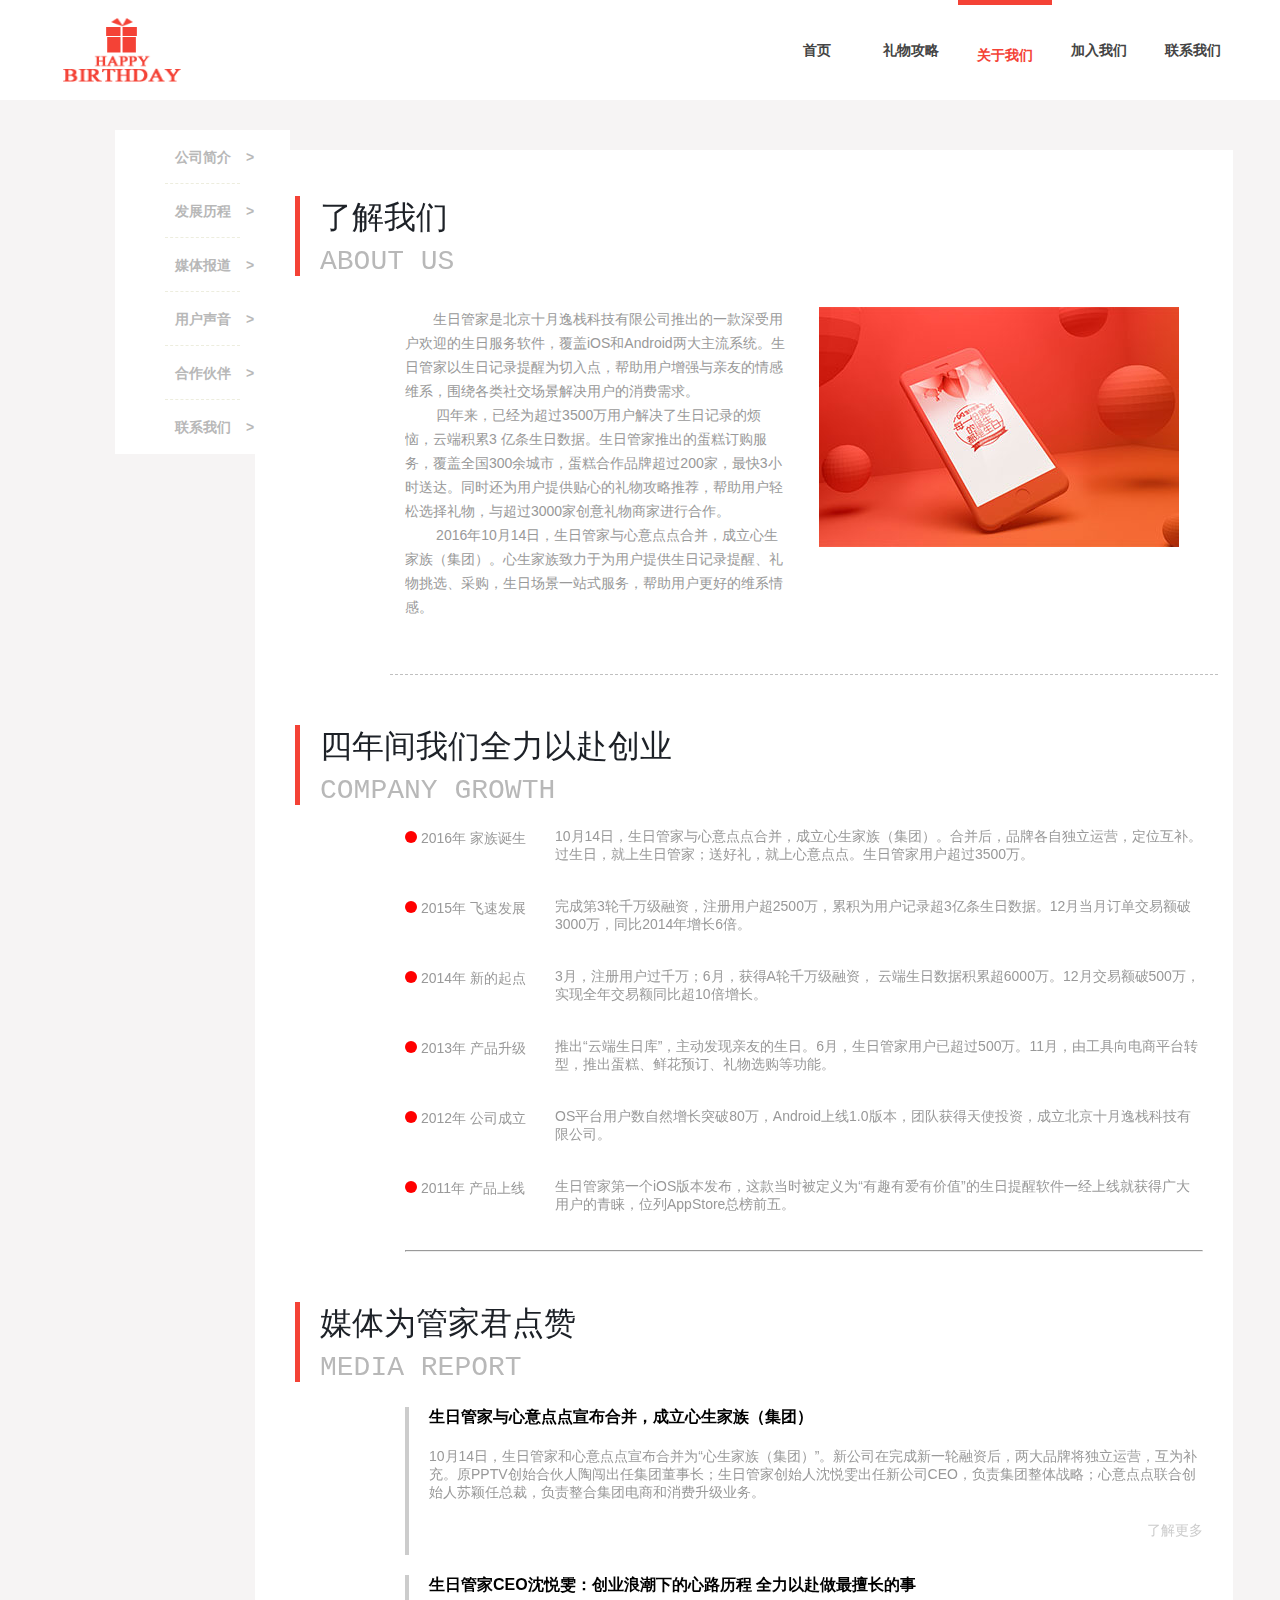
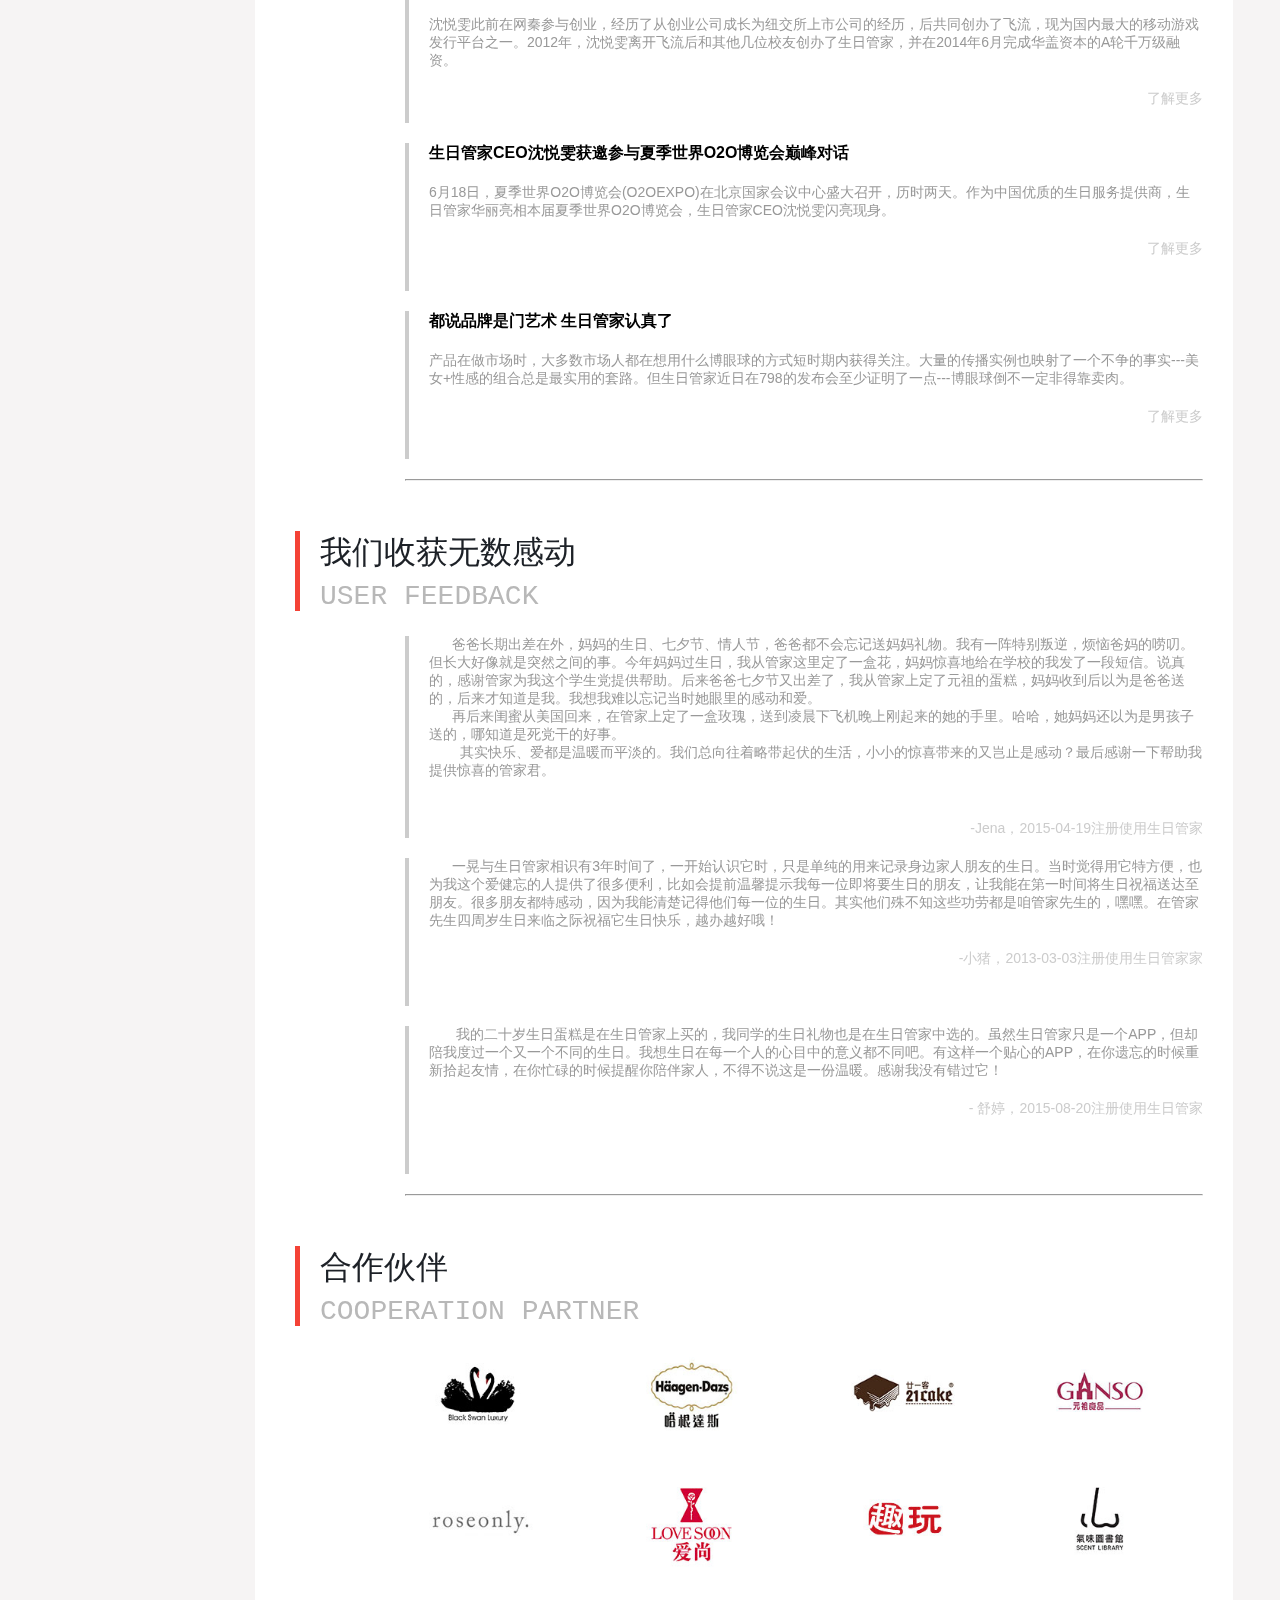
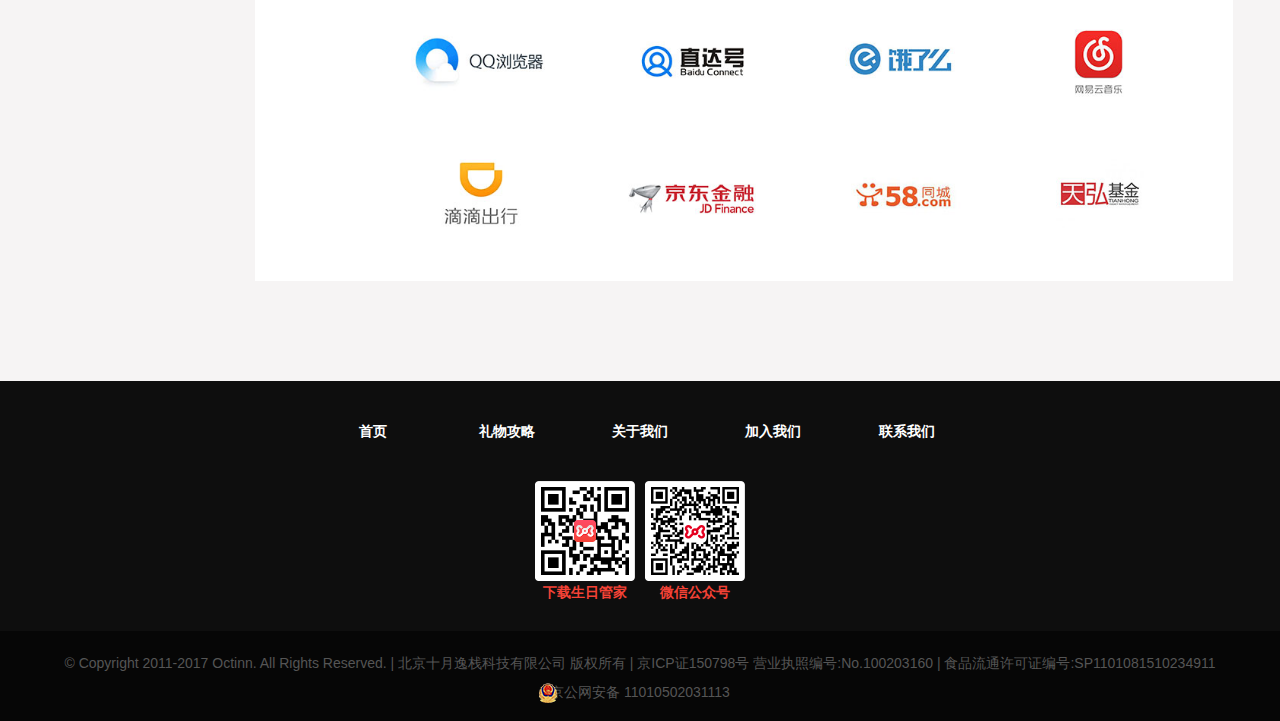
<file: srgj/about_us.html>
<!DOCTYPE html>
<html>
	<head>
		<meta charset="utf-8" />
		<title></title>
		<script type="text/javascript" src="js/jquery-3.2.1.js"></script>
		<link rel="shortcut icon" href="https://static.shengri.cn/uploads/icon/icon7/cal_icon_57.png">
		<link rel="stylesheet" type="text/css" href="css/top_big3.css" media="screen and (min-width:1200px)"/>
		<link rel="stylesheet" type="text/css" href="css/top_min3.css" media="screen and (max-width:1200px)" />
		<link rel="stylesheet" href="css/body.css" />
		<link rel="stylesheet" href="css/about.css" />
		
		<script type="text/javascript">
			$(function(){
				var i=0;
				$(".click").click(function(){
					i++;
					if(i%2==0){
						$(".hide").css("height","0");
					}
					else{
						$(".hide").css("height","230px");
					}
				})
			})
		</script>
	</head>
	<body>
		
		<!----------------------------------------------------尺寸大于1200的样式-------------------------------------------------------->	
		
	<div class="lagestyle">
		<header>
			<div class="content">
				<a href="http://shengri.cn/"><img src="img/logo.png"/></a>
				<nav>
					<ul>
						<li><a href="index.html">首页</a></li>
						<li><a href="qift.html">礼物攻略</a></li>
						<li class="cur"><a href="about_us.html">关于我们</a></li>
						<li><a href="join_us.html">加入我们</a></li>
						<li><a href="contact_us.html">联系我们</a></li>
					</ul>
				</nav>	
				<div class="clear"></div>
			</div>
		</header>
		
		
		<div class="main">
			<section id="s">
				<div class="row">
					<div class="col-md-2">
						<div class="pin-wrapper">
							<aside >
								<ul id="as">
									<li id="a-1"><a href="#">公司简介</a></li>
									<li id="a-2"><a href="#">发展历程</a></li>
									<li id="a-3"><a href="#">媒体报道</a></li>
									<li id="a-4"><a href="#">用户声音</a></li>
									<li id="a-5"><a href="#">合作伙伴</a></li>
									<li id="a-6"><a href="contact_us.html">联系我们</a></li>
								</ul>
							</aside>
						</div>
					</div>
				
				    <div class="col-md-10">
				    	<div class="mm1">
				    		<div id="about-us">
				    			<blockquote class="blockquote-primary">
				    				<h2 class="mb-none">了解我们</h2>
				    				<p class="lead">about us</p>
				    			</blockquote>
				    		    <div class="md-ml">
				    		    	<div class="row1">
				    		    		<div class="col-md-6">
				    		    			<p class="text-indent">
				    		    			 生日管家是北京十月逸栈科技有限公司推出的一款深受用户欢迎的生日服务软件，覆盖iOS和Android两大主流系统。生日管家以生日记录提醒为切入点，帮助用户增强与亲友的情感维系，围绕各类社交场景解决用户的消费需求。
				    		    			<br />&nbsp;&nbsp;&nbsp;&nbsp;&nbsp;&nbsp;&nbsp;&nbsp;四年来，已经为超过3500万用户解决了生日记录的烦恼，云端积累3 亿条生日数据。生日管家推出的蛋糕订购服务，覆盖全国300余城市，蛋糕合作品牌超过200家，最快3小时送达。同时还为用户提供贴心的礼物攻略推荐，帮助用户轻松选择礼物，与超过3000家创意礼物商家进行合作。
                                            <br />&nbsp;&nbsp;&nbsp;&nbsp;&nbsp;&nbsp;&nbsp;&nbsp;2016年10月14日，生日管家与心意点点合并，成立心生家族（集团）。心生家族致力于为用户提供生日记录提醒、礼物挑选、采购，生日场景一站式服务，帮助用户更好的维系情感。
                                    
				    		    			</p>
				    		    		</div>
				    		    		<div class="col-md-6"><img src="img/about.jpg"></div>
				    		    		<div id="dixs" style="clear: both;"></div>
				    		    	</div>
				    		    </div> 
				    		</div>
				    		
				    	    
				    	
				    	    <div class="company-growth">
				    	    	<blockquote class="blockquote-primary">
				    				<h2 class="mb-none">四年间我们全力以赴创业</h2>
				    				<p class="lead">company growth</p>
				    			</blockquote>
				    			 <div class="md-ml">
				    	      <ul class="list list-icon">
                                  <li>
                                  	 <i class="fa fa-circle"></i>
                                  	 <p class="p-l">2016年 <span class="dark sm">家族诞生</span></p>
                                      <p style="margin-left: 150px">10月14日，生日管家与心意点点合并，成立心生家族（集团）。合并后，品牌各自独立运营，定位互补。过生日，就上生日管家；送好礼，就上心意点点。生日管家用户超过3500万。
                                    </p>
                                  </li>
                                  <li>
                                  	 <i class="fa fa-circle"></i>
                                  	 <p class="p-l">2015年 <span class="dark sm">飞速发展</span></p>
                                      <p style="margin-left: 150px">完成第3轮千万级融资，注册用户超2500万，累积为用户记录超3亿条生日数据。12月当月订单交易额破3000万，同比2014年增长6倍。
                                    </p>
                                  </li>
                                  <li>
                                  	 <i class="fa fa-circle"></i>
                                  	 <p class="p-l">2014年 <span class="dark sm">新的起点</span></p>
                                      <p style="margin-left: 150px">
                                        3月，注册用户过千万；6月，获得A轮千万级融资， 云端生日数据积累超6000万。12月交易额破500万，实现全年交易额同比超10倍增长。
                                    </p>
                                  </li>
                                  <li>
                                  	 <i class="fa fa-circle"></i>
                                  	 <p class="p-l">2013年 <span class="dark sm">产品升级</span></p>
                                      <p style="margin-left: 150px">推出“云端生日库”，主动发现亲友的生日。6月，生日管家用户已超过500万。11月，由工具向电商平台转型，推出蛋糕、鲜花预订、礼物选购等功能。

                                    </p>
                                  </li>
                                  <li>
                                  	 <i class="fa fa-circle"></i>
                                  	 <p class="p-l">2012年 <span class="dark sm">公司成立
</span></p>
                                      <p style="margin-left: 150px">OS平台用户数自然增长突破80万，Android上线1.0版本，团队获得天使投资，成立北京十月逸栈科技有限公司。
                                    </p>
                                  </li>
                                  <li>
                                  	 <i class="fa fa-circle"></i>
                                  	 <p class="p-l">2011年 <span class="dark sm">产品上线
</span></p>
                                      <p style="margin-left: 150px">
                                        生日管家第一个iOS版本发布，这款当时被定义为“有趣有爱有价值”的生日提醒软件一经上线就获得广大用户的青睐，位列AppStore总榜前五。
                                    
                                    </p>
                                  </li>

				    	      </ul>
				    	     <hr />
				    	</div>
				    	    </div>
				    		   	    <div class="company-growth-two">
				    	    	<blockquote class="blockquote-primary">
				    				<h2 class="mb-none">媒体为管家君点赞</h2>
				    				<p class="lead">media report</p>
				    			</blockquote>
				    			 <div class="md-ml">
				    	      <ul class="list list-icon">
                                  <li class="lis">
                                  	 
                                  	 <h5 class="h-l">生日管家与心意点点宣布合并，成立心生家族（集团） </h5>
                                      <p >10月14日，生日管家和心意点点宣布合并为“心生家族（集团）”。新公司在完成新一轮融资后，两大品牌将独立运营，互为补充。原PPTV创始合伙人陶闯出任集团董事长；生日管家创始人沈悦雯出任新公司CEO，负责集团整体战略；心意点点联合创始人苏颖任总裁，负责整合集团电商和消费升级业务。
                     				</p>
                     				<p class="pspss"><a href="#">了解更多</a></p>
                                  </li>
                                   <li class="lis">
                                  	 
                                  	 <h5 class="h-l">生日管家CEO沈悦雯：创业浪潮下的心路历程 全力以赴做最擅长的事 </h5>
                                      <p >沈悦雯此前在网秦参与创业，经历了从创业公司成长为纽交所上市公司的经历，后共同创办了飞流，现为国内最大的移动游戏发行平台之一。2012年，沈悦雯离开飞流后和其他几位校友创办了生日管家，并在2014年6月完成华盖资本的A轮千万级融资。
                     				</p>
                     				<p class="pspss"><a href="#">了解更多</a></p>
                                  </li>
                                   <li class="lis">
                                  	 
                                  	 <h5 class="h-l">生日管家CEO沈悦雯获邀参与夏季世界O2O博览会巅峰对话</h5>
                                      <p >6月18日，夏季世界O2O博览会(O2OEXPO)在北京国家会议中心盛大召开，历时两天。作为中国优质的生日服务提供商，生日管家华丽亮相本届夏季世界O2O博览会，生日管家CEO沈悦雯闪亮现身。
                     				</p>
                     				<p class="pspss"><a href="#">了解更多</a></p>
                                  </li>
                                   <li class="lis">
                                  	 
                                  	 <h5 class="h-l">都说品牌是门艺术 生日管家认真了 </h5>
                                      <p >产品在做市场时，大多数市场人都在想用什么博眼球的方式短时期内获得关注。大量的传播实例也映射了一个不争的事实---美女+性感的组合总是最实用的套路。但生日管家近日在798的发布会至少证明了一点---博眼球倒不一定非得靠卖肉。
                                
                     				</p>
                     				<p class="pspss"><a href="#">了解更多</a></p>
                                  </li>
                                 
				    	      </ul>
				    	      <hr style="margin-left: 150px;" />
				    	</div>
				    	 	    <div class="company-growth-theer">
				    	    	<blockquote class="blockquote-primary">
				    				<h2 class="mb-none">我们收获无数感动</h2>
				    				<p class="lead">user feedback</p>
				    			</blockquote>
				    			 <div class="md-ml">
				    	      <ul class="list list-icon">
                                  <li class="lis">
                                  	 
                                  	 <p class="h-l">&nbsp;&nbsp;&nbsp;&nbsp;&nbsp;&nbsp;爸爸长期出差在外，妈妈的生日、七夕节、情人节，爸爸都不会忘记送妈妈礼物。我有一阵特别叛逆，烦恼爸妈的唠叨。但长大好像就是突然之间的事。今年妈妈过生日，我从管家这里定了一盒花，妈妈惊喜地给在学校的我发了一段短信。说真的，感谢管家为我这个学生党提供帮助。后来爸爸七夕节又出差了，我从管家上定了元祖的蛋糕，妈妈收到后以为是爸爸送的，后来才知道是我。我想我难以忘记当时她眼里的感动和爱。<br />       
                                    &nbsp;&nbsp;&nbsp;&nbsp;&nbsp;&nbsp;再后来闺蜜从美国回来，在管家上定了一盒玫瑰，送到凌晨下飞机晚上刚起来的她的手里。哈哈，她妈妈还以为是男孩子送的，哪知道是死党干的好事。<br /> &nbsp;&nbsp;&nbsp; &nbsp;&nbsp;&nbsp;                                    其实快乐、爱都是温暖而平淡的。我们总向往着略带起伏的生活，小小的惊喜带来的又岂止是感动？最后感谢一下帮助我提供惊喜的管家君。

                                    
                                </p>
                     				<p class="pspss"><a href="#">-Jena，2015-04-19注册使用生日管家</a></p>
                                  </li>
                                         <li >
                                  	 
                                  	 <p >&nbsp;&nbsp;&nbsp;&nbsp;&nbsp;&nbsp;一晃与生日管家相识有3年时间了，一开始认识它时，只是单纯的用来记录身边家人朋友的生日。当时觉得用它特方便，也为我这个爱健忘的人提供了很多便利，比如会提前温馨提示我每一位即将要生日的朋友，让我能在第一时间将生日祝福送达至朋友。很多朋友都特感动，因为我能清楚记得他们每一位的生日。其实他们殊不知这些功劳都是咱管家先生的，嘿嘿。在管家先生四周岁生日来临之际祝福它生日快乐，越办越好哦！  
                                </p>
                     				<p class="pspss"><a href="#">-小猪，2013-03-03注册使用生日管家家</a></p>
                                  </li>
                                   <li >
                                  	 
                                  	 <p >&nbsp;&nbsp;&nbsp;&nbsp;&nbsp;&nbsp;                                    我的二十岁生日蛋糕是在生日管家上买的，我同学的生日礼物也是在生日管家中选的。虽然生日管家只是一个APP，但却陪我度过一个又一个不同的生日。我想生日在每一个人的心目中的意义都不同吧。有这样一个贴心的APP，在你遗忘的时候重新拾起友情，在你忙碌的时候提醒你陪伴家人，不得不说这是一份温暖。感谢我没有错过它！
  
                                </p>
                     				<p class="pspss"><a href="#">-
                                    舒婷，2015-08-20注册使用生日管家
                                </a></p>
                                  </li>
				    	      </ul>
				    	      <hr style="margin-left: 150px;" />
				    	</div>
				    	<div class="company-growth-theer-s">
				    	    	<blockquote class="blockquote-primary">
				    				<h2 class="mb-none">合作伙伴</h2>
				    				<p class="lead">cooperation partner</p>
				    			</blockquote>
				    			<div class="company-growth-theer-s-div">
				    				<div class="s-div-one">
				    					<img src="img/about_031.jpg" />
				    				</div>
				    				<div class="s-div-one">
				    					<img src="img/about_04.jpg" />
				    				</div>
				    				<div class="s-div-one">
				    					<img src="img/about_05.jpg" />
				    				</div>
				    				<div class="s-div-one">
				    					<img src="img/about_06.jpg" />
				    				</div>
				    				<div class="s-div-one">
				    					<img src="img/about_09.jpg" />
				    				</div>
				    				<div class="s-div-one">
				    					<img src="img/about_10.jpg" />
				    				</div>
				    				<div class="s-div-one">
				    					<img src="img/about_11.jpg" />
				    				</div>
				    				<div class="s-div-one">
				    					<img src="img/about_12.jpg" />
				    				</div>
				    				<div class="s-div-one">
				    					<img src="img/about_14.jpg" />
				    				</div>
				    				<div class="s-div-one">
				    					<img src="img/about_15.jpg" />
				    				</div>
				    				<div class="s-div-one">
				    					<img src="img/about_16.jpg" />
				    				</div>
				    				<div class="s-div-one">
				    					<img src="img/about_17.jpg" />
				    				</div>
				    				<div class="s-div-one">
				    					<img src="img/about_19.jpg" />
				    				</div>
				    				<div class="s-div-one">
				    					<img src="img/about_20.jpg" />
				    				</div>
				    				<div class="s-div-one">
				    					<img src="img/about_21.jpg" />
				    				</div>
				    				<div class="s-div-one">
				    					<img src="img/about_22.jpg" />
				    				</div>
				    			</div>
				    	</div>
				    </div>
				
				</div>
				
			</section>
		</div>
		<a class="a-bottm" id="bottm" style="display: none;"　href="#"><i class="i-s">∧</i></a>
		
		<script>
		$(function(){
			var h;
			$(window).scroll(function(){
				h=$(window).scrollTop();
				if(h>50){
				$('#bottm').show();
				
				}
				else{
					$('#bottm').hide();
				}
				var heg=$(window).height();
				var hh=heg/2;

				if(h>0&&h<550){
					
					$("#a-1 a").css("color","#F44236").parent().siblings().children().css("color","#B8B8B8")
				}
				if(h>550&&h<1070){
					$("#a-2 a").css("color","#F44236").parent().siblings().children().css("color","#B8B8B8")
				}
				if(h>1070&&h<1855){
					$("#a-3 a").css("color","#F44236").parent().siblings().children().css("color","#B8B8B8")
				}
				if(h>1855&&h<2526){
					$("#a-4 a").css("color","#F44236").parent().siblings().children().css("color","#B8B8B8")
				}
				if(h>2526){
					$("#a-5 a").css("color","#F44236").parent().siblings().children().css("color","#B8B8B8")
				}
				if(h<100){
					$("#a-1 a").css("color","#B8B8B8")
					$("#a-2 a").css("color","#B8B8B8")
					$("#a-3 a").css("color","#B8B8B8")
					$("#a-4 a").css("color","#B8B8B8")
					$("#a-5 a").css("color","#B8B8B8")
					
				}
				$("#bottm").click(function(){
					$("body").stop().animate({scrollTop:0},500);
				})
				
				
			})
			$("#as li").click(function(){
				var i=$(this).index();
				$(this).css("background","#EEEEEE").siblings().css("background","#FFFFFF");
				
			var tt=setTimeout(function(){
					$("#as li").eq(i).css("background","#FFFFFF");
				},600);
				h=$(window).scrollTop();
					if(i==0){
						$("body").stop().animate({scrollTop:100},500);
					}
					if(i==1){
						$("body").stop().animate({scrollTop:600},500);
						
					}
					if(i==2){
						$("body").stop().animate({scrollTop:1180},500);
						
					}
					if(i==3){
						$("body").stop().animate({scrollTop:2000},500);
						
					}
					if(i==4){
						$("body").stop().animate({scrollTop:2726},500);
						
					}
				})
			
			
		})

		</script>
			
			
		
			
			
			

		<footer>
			<div class="row">
				<ul>
					<li></li>
					<li></li>
					<li><a class="over" href="index.html">首页</a></li>
					<li><a class="over" href="qift.html">礼物攻略</a></li>
					<li><a class="over" href="about_us.html">关于我们</a></li>
					<li><a class="over" href="join_us.html">加入我们</a></li>
					<li><a class="over" href="contact_us.html">联系我们</a></li>
					<li></li>
					<li></li>
				</ul>
			</div>				
			<div class="center">
				<a href=""><img src="img/code_download.png"/><span>下载生日管家</span></a>
				<a href=""><img src="img/code_wexin.png"/><span>微信公众号</span></a>
			</div>
			<div class="clear"></div>
			<div class="footer-copyright">
				<p>© Copyright 2011-2017 Octinn. All Rights Reserved. | 北京十月逸栈科技有限公司 版权所有 | 京ICP证150798号 营业执照编号:No.100203160 | 食品流通许可证编号:SP1101081510234911</p>
				<p><img src="img/backup.png"/>京公网安备 11010502031113</p>								
			</div>
		</footer>
	</div>
		
		
<!----------------------------------------------------尺寸小于1200的样式-------------------------------------------------------->	
		
		
		
		
		
		<div class="smallstyle">
			<header>
				<img class="logo" src="img/logo.png"/>	
				<img class="click" src="img/column.png"/>
			</header>
			<div class="clear"></div>
			<nav>
				<ul class="hide">
					<li class="cur"><a href="index.html">首页</a></li>
					<li><a href="qift.html">礼物攻略</a></li>
					<li><a href="about_us.html">关于我们</a></li>
					<li><a href="join_us.html">加入我们</a></li>
					<li><a href="contact_us.html">联系我们</a></li>
				</ul>
			</nav>
			<section>
			
			
			
			
		</section>
			<footer>
			<div class="row">
				<ul>
					<li><a class="over" href="index.html">首页</a></li>
					<li><a class="over" href="qift.html">礼物攻略</a></li>
					<li><a class="over" class="over" href="about_us.html">关于我们</a></li>
					<li><a class="over" href="join_us.html">加入我们</a></li>
					<li><a class="over" href="contact_us.html">联系我们</a></li>
				</ul>
			</div>				
			<div class="center">
				<a href=""><img src="img/code_download.png"/><span>下载生日管家</span></a>
				<a href=""><img src="img/code_wexin.png"/><span>微信公众号</span></a>
			</div>
			<div class="clear"></div>
			<div class="footer-copyright">
				<p>© Copyright 2011-2017 Octinn. All Rights Reserved. | 北京十月逸栈科技有限公司 版权所有 | 京ICP证150798号 营业执照编</p>
				<p>号:No.100203160 | 食品流通许可证编号:SP1101081510234911	</p>
				<p><img src="img/backup.png"/>&nbsp;&nbsp;&nbsp;&nbsp;&nbsp;&nbsp;京公网安备 11010502031113</p>								
			</div>
		</footer>
	</div>
	</body>
</html>
</file>
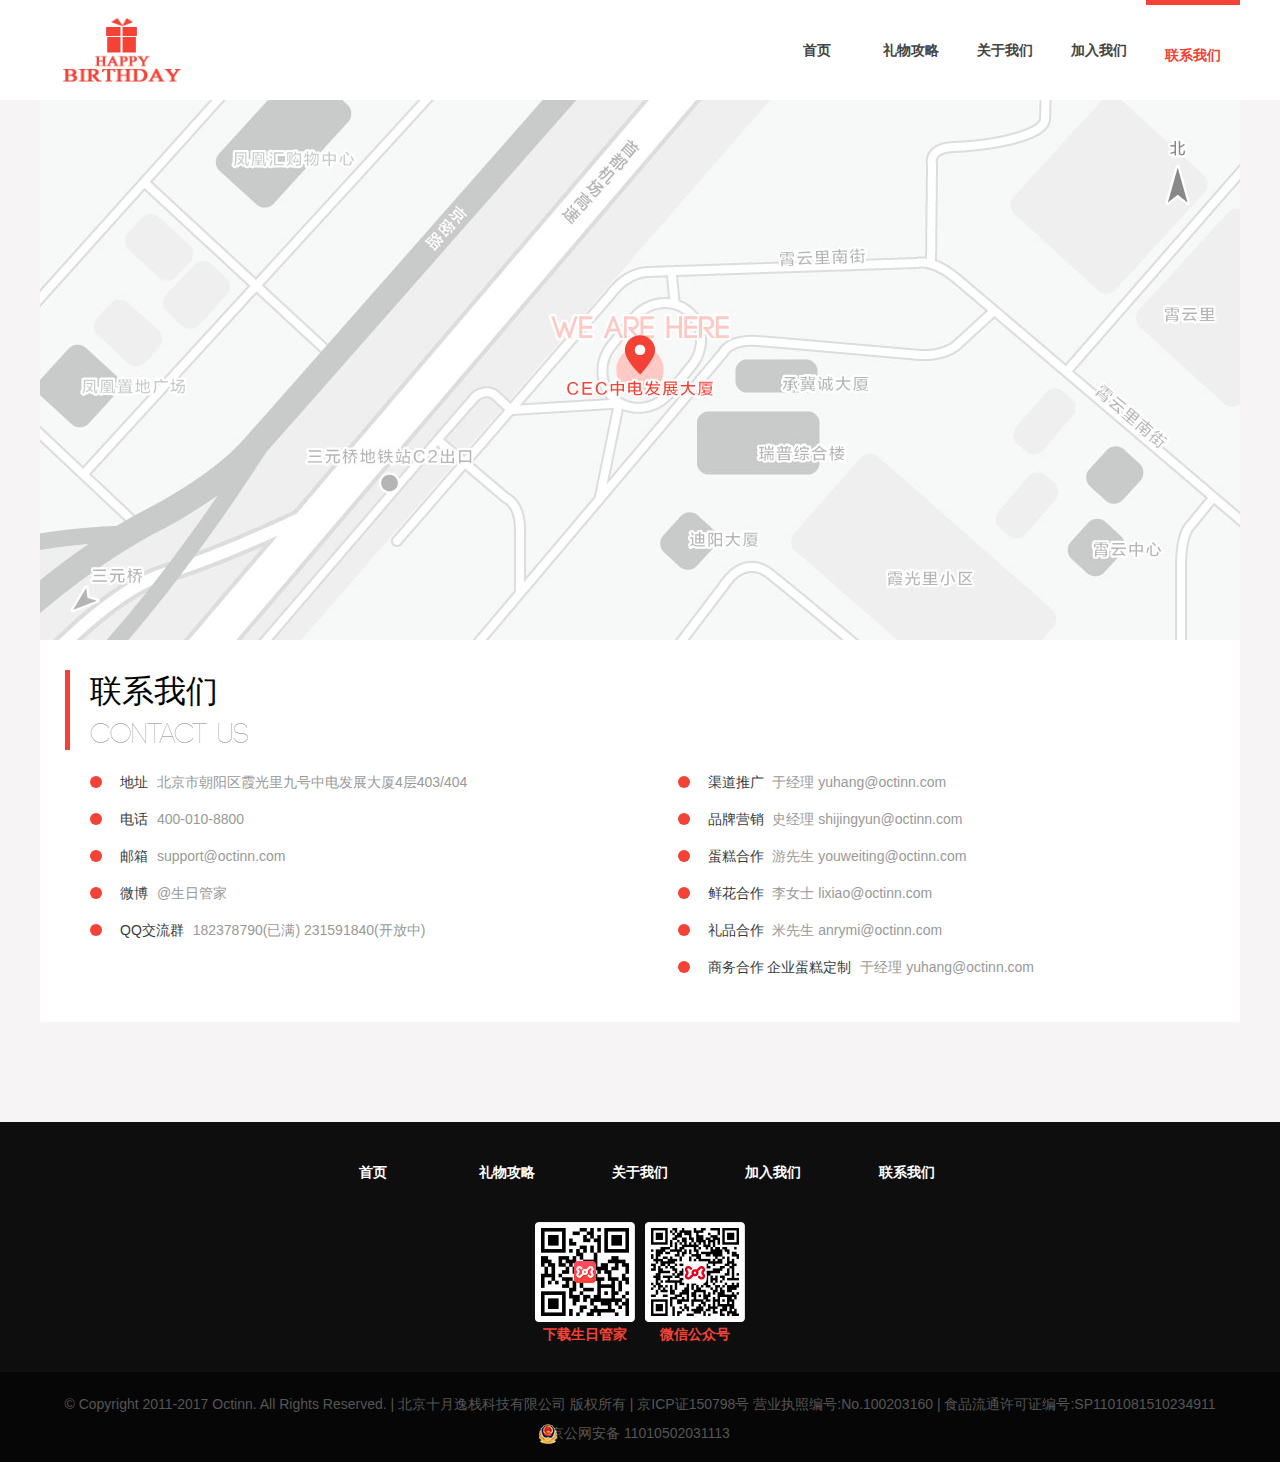
<file: srgj/contact_us.html>
<!DOCTYPE html>
<html>
	<head>
		<meta charset="utf-8" />
		<title></title>
		<script type="text/javascript" src="js/jquery-3.2.1.js"></script>
		<script type="text/javascript" src="js/contact_us.js"></script>
		<link rel="shortcut icon" href="https://static.shengri.cn/uploads/icon/icon7/cal_icon_57.png">
	  	<link rel="stylesheet" href="css/contact_us1.css" media="screen and (min-width:1200px)">
	 	<link rel="stylesheet" href="css/contact_us2.css" media="screen and (max-width:1200px)">
	 	<link rel="stylesheet" href="css/contact_us3.css" media="screen and (max-width:900px)">
	</head>
	<body>
		
		<!----------------------------------------------------尺寸大于1200的样式-------------------------------------------------------->	
	<div id="to_top">
		<img src="img/TOP.png"/>
	</div>
	<div class="lagestyle">
		<header>
			<div class="content">
				<a href="http://shengri.cn/"><img src="img/logo.png"/></a>
				<nav>
					<ul>
						<li ><a href="index.html">首页</a></li>
						<li><a href="qift.html">礼物攻略</a></li>
						<li><a href="about_us.html">关于我们</a></li>
						<li><a href="join_us.html">加入我们</a></li>
						<li class="cur"><a href="contact_us.html">联系我们</a></li>
					</ul>
				</nav>	
				<div class="clear"></div>
			</div>
		</header>
		<div class="main">
			<section class="container">
				<img class="img-responsive" src="img/contactNew.jpg"/>
				<div class="bg-white">
					<blockquote class="blockquote">
						<h2 class="mb-none">联系我们</h2>
						<p class="text-uppercase"></p>
					</blockquote>
					<div class="row">
						<div class="col-md">
							<ul class="list-icons">
								<li>
									<span class="color-dark">地址</span>
									  北京市朝阳区霞光里九号中电发展大厦4层403/404
								</li>
								<li>
									<span class="color-dark">电话</span>
									  400-010-8800
								</li>
								<li>
									<span class="color-dark">邮箱</span>
									  support@octinn.com
								</li>
								<li>
									<span class="color-dark">微博</span>
									  @生日管家
								</li>
								<li>
									<span class="color-dark">QQ交流群</span>
									182378790(已满) 231591840(开放中)
								</li>
							</ul>
						</div>
						<div class="col-md">
							<ul class="list-icons">
								<li>
									<span class="color-dark">渠道推广</span>
									于经理 yuhang@octinn.com
								</li>
								<li>
									<span class="color-dark">品牌营销</span>
									史经理 shijingyun@octinn.com
								</li>
								<li>
									<span class="color-dark">蛋糕合作</span>
									游先生 youweiting@octinn.com
								</li>
								<li>
									<span class="color-dark">鲜花合作</span>
									李女士 lixiao@octinn.com
								</li>
								<li>
									<span class="color-dark">礼品合作</span>
									米先生 anrymi@octinn.com
								</li>
								<li>
									<span class="color-dark">商务合作 企业蛋糕定制</span>
									于经理 yuhang@octinn.com
								</li>
							</ul>
						</div>
					</div>
				</div>
			</section>
		</div>
		<footer>
			<div class="row">
				<ul>
					<li></li>
					<li></li>
					<li><a class="over" href="index.html">首页</a></li>
					<li><a class="over" href="qift.html">礼物攻略</a></li>
					<li><a class="over" href="about_us.html">关于我们</a></li>
					<li><a class="over" href="join_us.html">加入我们</a></li>
					<li><a class="over" href="contact_us.html">联系我们</a></li>
					<li></li>
					<li></li>
				</ul>
			</div>				
			<div class="center">
				<a href=""><img src="img/code_download.png"/><span>下载生日管家</span></a>
				<a href=""><img src="img/code_wexin.png"/><span>微信公众号</span></a>
			</div>
			<div class="clear"></div>
			<div class="footer-copyright">
				<p>© Copyright 2011-2017 Octinn. All Rights Reserved. | 北京十月逸栈科技有限公司 版权所有 | 京ICP证150798号 营业执照编号:No.100203160 | 食品流通许可证编号:SP1101081510234911</p>
				<p><img src="img/backup.png"/>京公网安备 11010502031113</p>								
			</div>
		</footer>
	</div>
		
		
<!----------------------------------------------------尺寸小于1200的样式-------------------------------------------------------->	
		
		
		
		
		
		<div class="smallstyle">
			<header>
				<img class="logo" src="img/logo.png"/>	
				<img class="click" src="img/column.png"/>
			</header>
			<div class="clear"></div>
			<nav>
				<ul class="hide">
					<li class="cur"><a href="index.html">首页</a></li>
					<li><a href="qift.html">礼物攻略</a></li>
					<li><a href="about_us.html">关于我们</a></li>
					<li><a href="join_us.html">加入我们</a></li>
					<li><a href="contact_us.html">联系我们</a></li>
				</ul>
			</nav>
			<div class="main">
				<section class="container">
					<img class="img-responsive" src="img/contactNew.jpg"/>
					<div class="bg-white">
						<blockquote class="blockquote">
							<h2 class="mb-none">联系我们</h2>
							<p class="text-uppercase"></p>
						</blockquote>
						<div class="row">
							<div class="col-md">
								<ul class="list-icons">
									<li>
										<span class="color-dark">地址</span>
										  北京市朝阳区霞光里九号中电发展大厦4层403/404
									</li>
									<li>
										<span class="color-dark">电话</span>
										  400-010-8800
									</li>
									<li>
										<span class="color-dark">邮箱</span>
										  support@octinn.com
									</li>
									<li>
										<span class="color-dark">微博</span>
										  @生日管家
									</li>
									<li>
										<span class="color-dark">QQ交流群</span>
										182378790(已满) 231591840(开放中)
									</li>
								</ul>
							</div>
							<div class="col-md">
								<ul class="list-icons">
									<li>
										<span class="color-dark">渠道推广</span>
										于经理 yuhang@octinn.com
									</li>
									<li>
										<span class="color-dark">品牌营销</span>
										史经理 shijingyun@octinn.com
									</li>
									<li>
										<span class="color-dark">蛋糕合作</span>
										游先生 youweiting@octinn.com
									</li>
									<li>
										<span class="color-dark">鲜花合作</span>
										李女士 lixiao@octinn.com
									</li>
									<li>
										<span class="color-dark">礼品合作</span>
										米先生 anrymi@octinn.com
									</li>
									<li>
										<span class="color-dark">商务合作 企业蛋糕定制</span>
										于经理 yuhang@octinn.com
									</li>
								</ul>
							</div>
						</div>
					</div>
				</section>
			</div>
			<footer>
			<div class="row">
				<ul>
					<li><a class="over" href="index.html">首页</a></li>
					<li><a class="over" href="qift.html">礼物攻略</a></li>
					<li><a class="over" class="over" href="about_us.html">关于我们</a></li>
					<li><a class="over" href="join_us.html">加入我们</a></li>
					<li><a class="over" href="contact_us.html">联系我们</a></li>
				</ul>
			</div>				
			<div class="center">
				<a href=""><img src="img/code_download.png"/><span>下载生日管家</span></a>
				<a href=""><img src="img/code_wexin.png"/><span>微信公众号</span></a>
			</div>
			<div class="clear"></div>
			<div class="footer-copyright">
				<p>© Copyright 2011-2017 Octinn. All Rights Reserved. | 北京十月逸栈科技有限公司 版权所有 | 京ICP证150798号 营业执照编</p>
				<p>号:No.100203160 | 食品流通许可证编号:SP1101081510234911	</p>
				<p><img src="img/backup.png"/>&nbsp;&nbsp;&nbsp;&nbsp;&nbsp;&nbsp;京公网安备 11010502031113</p>								
			</div>
		</footer>
	</div>
	</body>
</html>
</file>
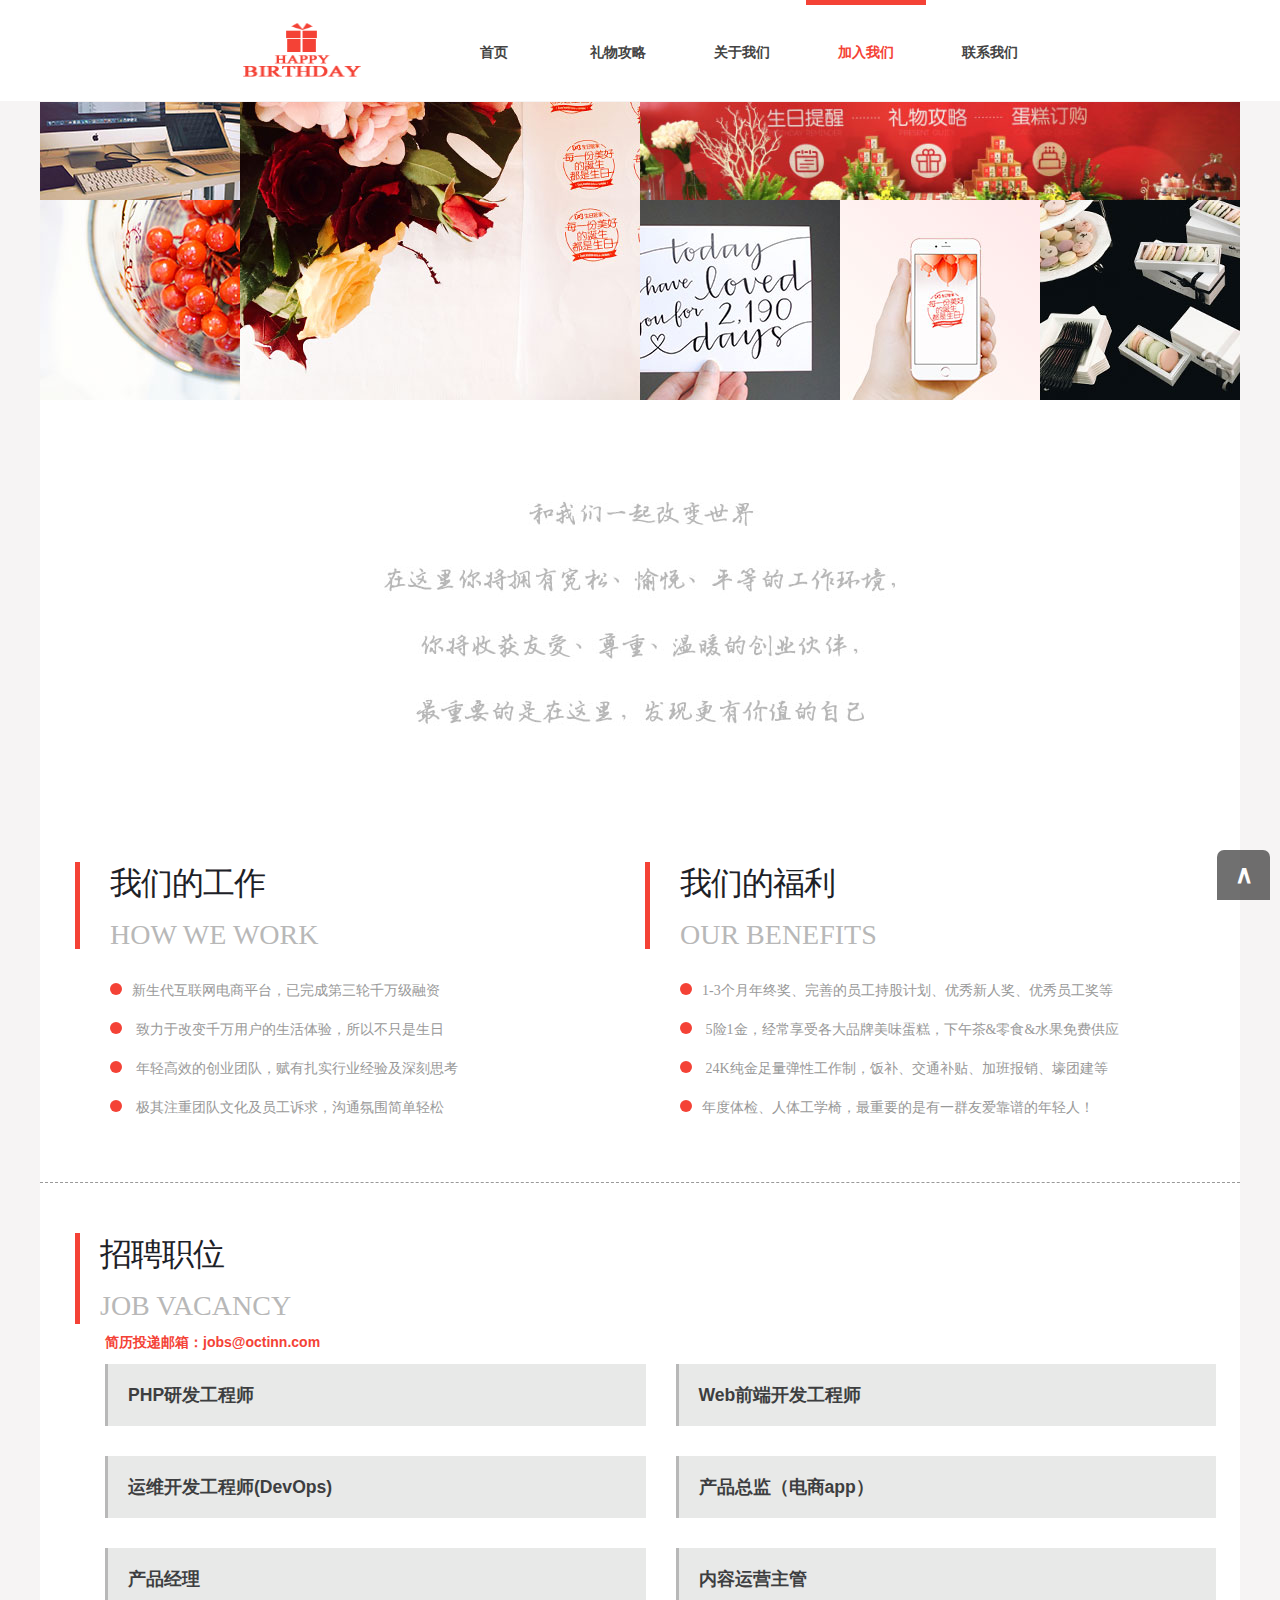
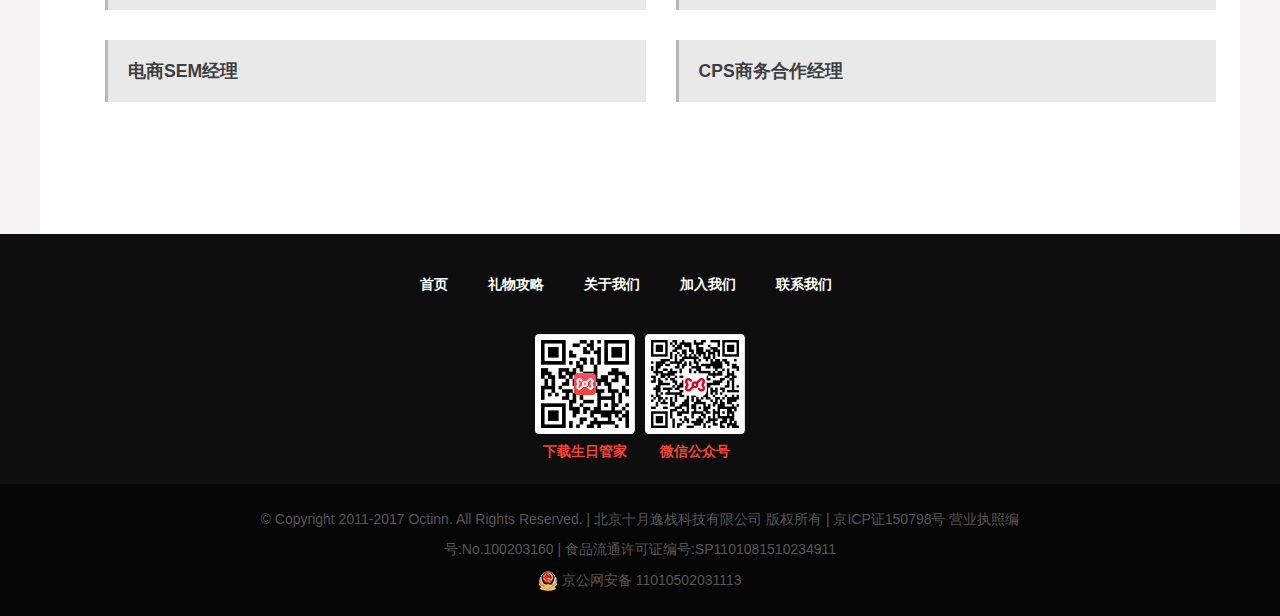
<file: srgj/join_us.html>
<!DOCTYPE html>
<html lang="en">
<head>
	<meta charset="UTF-8">
	<title>加入我们</title>
  <link rel="shortcut icon" href="https://static.shengri.cn/uploads/icon/icon7/cal_icon_57.png">
<link rel="stylesheet" type="text/css" href="font-awesome-4.7.0/css/font-awesome.css">
<link rel="stylesheet" type="text/css" media="screen and (min-width:1200px)"
 href="css/joinus.css" /> 
  <link rel="stylesheet" type="text/css"  media="screen  and (max-width:1200px) and (min-width:50px)" href="css/joinus2.css" />
<script type="text/javascript" src="js/jquery-3.2.1.js"></script>
<script type="text/javascript" src="js/join_us.js"></script>
</head>
<body>
	 <div id="wrap">
	   <div class="header">
           <img src="img/logo.png"  id="logo">
            <div class="nav">
            <ul>
            <li>
            	<a href="index.html">首页</a>
            	<a href="qift.html">礼物攻略</a>
            	<a href="about_us.html">关于我们</a>
            	<a href="join_us.html" id="color">加入我们</a>
            	<a href="contact_us.html">联系我们</a>
            </li>
            </ul>
            </div>
	   </div>
	   <div class="banner">
	      <div class="role">
	     <img src="img/banner.jpg" class="response1">
	      <img src="img/join.jpg" class="response">
	   </div>
	   </div>
       <div class="main" id="main">
         <div class="main-l">
            <div class="main-top">
            <h2 class="model">我们的工作</h2>
            <p class="text-p">HOW WE WORK</p>
         </div>
               <div class="main-botton">
              <ul>
               <li><i class="icon"></i>新生代互联网电商平台，已完成第三轮千万级融资</li>
              <li><i class="icon"></i> 致力于改变千万用户的生活体验，所以不只是生日</li>
               <li><i class="icon"></i> 年轻高效的创业团队，赋有扎实行业经验及深刻思考</li>
               <li><i class="icon"></i> 极其注重团队文化及员工诉求，沟通氛围简单轻松</li>
              </ul>
       </div>
         </div>
          <div class="main-r">
             <div class="main-top">
            <h2 class="model">我们的福利</h2>
            <p class="text-p">OUR BENEFITS</p>
         </div>
               <div class="main-botton">
              <ul>
               <li><i class="icon"></i>1-3个月年终奖、完善的员工持股计划、优秀新人奖、优秀员工奖等</li>
                <li><i class="icon"></i> 5险1金，经常享受各大品牌美味蛋糕，下午茶&零食&水果免费供应</li>
               <li><i class="icon"></i> 24K纯金足量弹性工作制，饭补、交通补贴、加班报销、壕团建等</li>
               <li><i class="icon"></i>年度体检、人体工学椅，最重要的是有一群友爱靠谱的年轻人！</li>
              </ul>
       </div>
         </div>
           
       </div>

       <div class="main-information">
            <div class="main-top2">
            <h2>招聘职位</h2>
            <p class="text-p2">JOB VACANCY</p>
            <p class="title1">简历投递邮箱：jobs@octinn.com</p>
         </div>
          <div class="main-m">
          
          </div>
            <div class="main-job">
                <div class="main-one">
                     <div class="toggle toggle-p">
                          <section class="toggle">
                             <label class="one">PHP研发工程师</label>
                             <div class="content">
                              <h5>岗位职责</h5>
                              <ul class="list list-i white">
                               <li>
                               <i class="fa fa-circle"></i>跟进产品及业务需求，进行核心系统的设计、开发及维护；
                               </li>
                                <li>
                               <i class="fa fa-circle"></i>对现有系统进行性能分析、优化
                               </li>
                              </ul>
                                 <h5 class="mt">岗位要求</h5>
                                  <ul class="list list-i white">
                               <li><i class="fa fa-circle"></i>计算机相关基础扎实，了解常用数据结构和算法；
                               </li>
                               </li>
                                <li><i class="fa fa-circle"></i>熟悉MySQL，了解基本的数据库设计和优化原则；
                               </li>
                                <li><i class="fa fa-circle"></i>有基本的前端开发经验，了解HTML，CSS，Javascript；
                               </li>

                                <li><i class="fa fa-circle"></i>有基本的前端开发经验，了解HTML，CSS，Javascript；
                               </li>
                                <li><i class="fa fa-circle"></i>能熟练阅读英文技术文档；
                               </li>
                                <li><i class="fa fa-circle"></i>有良好的沟通能力，有团队合作精神和责任感；
                               </li>
                                <li><i class="fa fa-circle"></i>有快速学习能力，有主动性和上进心；
                               </li>
                              </ul>
                             </div>
                          </section>
                     </div>
                </div>
                <div class="main-one">
                  <div class="toggle toggle-p">
                          <section class="toggle">
                             <label class="one">Web前端开发工程师</label>
                             <div class="content">
                              <h5>岗位职责</h5>
                              <ul class="list list-i white">
                               <li>
                               <i class="fa fa-circle"></i>负责Web端功能设计、开发和优化；
                               </li>
                                <li>
                               <i class="fa fa-circle"></i>负责公司产品前端维护以及更新升级。
                               </li>
                              </ul>
                                 <h5 class="mt">岗位要求</h5>
                                  <ul class="list list-i white">
                               <li><i class="fa fa-circle"></i>统招本科计算机相关专业，2年以上前端开发经验；  
                               </li>
                                <li><i class="fa fa-circle"></i>喜欢web前端技术，对于HTML、CSS、JavaScript有较为深入的研究；
                               </li>
                                <li><i class="fa fa-circle"></i>熟悉MySQL，了解基本的数据库设计和优化原则；
                               </li>
                                <li><i class="fa fa-circle"></i>熟悉W3C规范，能熟练编写具有良好风格规范的HTML+CSS代码，熟悉Bootstrap、Alice、Less等前端框架、规范或工具者尤佳； 
                               </li>

                                <li><i class="fa fa-circle"></i>熟悉HTML5、CSS3和Web、app相关技术； 
                               </li>
                                <li><i class="fa fa-circle"></i>对Web产品设计和用户体验有一定的了解，熟悉当前互联网的各种流行应用；
                               </li>
                              </ul>
                             </div>
                          </section>
                     </div>

                </div>
                <div class="main-one">
                     <div class="toggle toggle-p">
                          <section class="toggle">
                             <label class="one">运维开发工程师(DevOps)</label>
                             <div class="content">
                              <h5>岗位职责</h5>
                              <ul class="list list-i white">
                               <li>
                               <i class="fa fa-circle"></i>负责Web端功能设计、开发和优化；
                               </li>
                                <li>
                               <i class="fa fa-circle"></i>负责公司产品前端维护以及更新升级。
                               </li>
                              </ul>
                                 <h5 class="mt">岗位要求</h5>
                                  <ul class="list list-i white">
                               <li><i class="fa fa-circle"></i>统招本科计算机相关专业，2年以上前端开发经验；  
                               </li>
                                <li><i class="fa fa-circle"></i>喜欢web前端技术，对于HTML、CSS、JavaScript有较为深入的研究；
                               </li>
                                <li><i class="fa fa-circle"></i>熟悉MySQL，了解基本的数据库设计和优化原则；
                               </li>
                                <li><i class="fa fa-circle"></i>熟悉W3C规范，能熟练编写具有良好风格规范的HTML+CSS代码，熟悉Bootstrap、Alice、Less等前端框架、规范或工具者尤佳； 
                               </li>

                                <li><i class="fa fa-circle"></i>熟悉HTML5、CSS3和Web、app相关技术； 
                               </li>
                                <li><i class="fa fa-circle"></i>对Web产品设计和用户体验有一定的了解，熟悉当前互联网的各种流行应用；
                               </li>
                              </ul>
                             </div>
                          </section>
                     </div>




                </div>
                <div class="main-one">
                      <div class="toggle toggle-p">
                          <section class="toggle">
                             <label class="one">产品总监（电商app）</label>
                             <div class="content">
                              <h5>岗位职责</h5>
                              <ul class="list list-i white">
                               <li>
                               <i class="fa fa-circle"></i>跟进产品及业务需求，进行核心系统的设计、开发及维护；
                               </li>
                                <li>
                               <i class="fa fa-circle"></i>对现有系统进行性能分析、优化
                               </li>
                              </ul>
                                 <h5 class="mt">岗位要求</h5>
                                  <ul class="list list-i white">
                               <li><i class="fa fa-circle"></i>计算机相关基础扎实，了解常用数据结构和算法；
                               </li>
                                <li><i class="fa fa-circle"></i>熟悉*nix环境，熟练掌握PHP，良好的面向对有良好的编码风格和测试习惯；
                               </li>
                                <li><i class="fa fa-circle"></i>熟悉MySQL，了解基本的数据库设计和优化原则；
                               </li>
                                <li><i class="fa fa-circle"></i>有基本的前端开发经验，了解HTML，CSS，Javascript；
                               </li>

                                <li><i class="fa fa-circle"></i>有基本的前端开发经验，了解HTML，CSS，Javascript；
                               </li>
                                <li><i class="fa fa-circle"></i>能熟练阅读英文技术文档；
                               </li>
                                <li><i class="fa fa-circle"></i>有良好的沟通能力，有团队合作精神和责任感；
                               </li>
                                <li><i class="fa fa-circle"></i>有快速学习能力，有主动性和上进心；
                               </li>
                              </ul>
                             </div>
                          </section>
                     </div>
                </div>
                <div class="main-one">
                   <div class="toggle toggle-p">
                          <section class="toggle">
                             <label class="one">产品经理</label>
                             <div class="content">
                              <h5>岗位职责</h5>
                              <ul class="list list-i white">
                               <li>
                               <i class="fa fa-circle"></i>跟进产品及业务需求，进行核心系统的设计、开发及维护；
                               </li>
                                <li>
                               <i class="fa fa-circle"></i>对现有系统进行性能分析、优化
                               </li>
                              </ul>
                                 <h5 class="mt">岗位要求</h5>
                                  <ul class="list list-i white">
                               <li><i class="fa fa-circle"></i>计算机相关基础扎实，了解常用数据结构和算法；
                               </li>
                                <li><i class="fa fa-circle"></i>熟悉*nix环境，熟练掌握PHP，良好的面向对有良好的编码风格和测试习惯；
                               </li>
                                <li><i class="fa fa-circle"></i>熟悉MySQL，了解基本的数据库设计和优化原则；
                               </li>
                                <li><i class="fa fa-circle"></i>有基本的前端开发经验，了解HTML，CSS，Javascript；
                               </li>

                                <li><i class="fa fa-circle"></i>有基本的前端开发经验，了解HTML，CSS，Javascript；
                               </li>
                                <li><i class="fa fa-circle"></i>能熟练阅读英文技术文档；
                               </li>
                                <li><i class="fa fa-circle"></i>有良好的沟通能力，有团队合作精神和责任感；
                               </li>
                                <li><i class="fa fa-circle"></i>有快速学习能力，有主动性和上进心；
                               </li>
                              </ul>
                             </div>
                          </section>
                     </div>
                </div>
                <div class="main-one">
                   <div class="toggle toggle-p">
                          <section class="toggle">
                             <label class="one">内容运营主管</label>
                             <div class="content">
                              <h5>岗位职责</h5>
                              <ul class="list list-i white">
                               <li>
                               <i class="fa fa-circle"></i>跟进产品及业务需求，进行核心系统的设计、开发及维护；
                               </li>
                                <li>
                               <i class="fa fa-circle"></i>对现有系统进行性能分析、优化
                               </li>
                              </ul>
                                 <h5 class="mt">岗位要求</h5>
                                  <ul class="list list-i white">
                               <li><i class="fa fa-circle"></i>计算机相关基础扎实，了解常用数据结构和算法；
                               </li>
                                <li><i class="fa fa-circle"></i>熟悉*nix环境，熟练掌握PHP，良好的面向对有良好的编码风格和测试习惯；
                               </li>
                                <li><i class="fa fa-circle"></i>熟悉MySQL，了解基本的数据库设计和优化原则；
                               </li>
                                <li><i class="fa fa-circle"></i>有基本的前端开发经验，了解HTML，CSS，Javascript；
                               </li>

                                <li><i class="fa fa-circle"></i>有基本的前端开发经验，了解HTML，CSS，Javascript；
                               </li>
                                <li><i class="fa fa-circle"></i>能熟练阅读英文技术文档；
                               </li>
                                <li><i class="fa fa-circle"></i>有良好的沟通能力，有团队合作精神和责任感；
                               </li>
                                <li><i class="fa fa-circle"></i>有快速学习能力，有主动性和上进心；
                               </li>
                              </ul>
                             </div>
                          </section>
                     </div>
                </div>
                <div class="main-one">
                     <div class="toggle toggle-p">
                          <section class="toggle">
                             <label class="one">电商SEM经理</label>
                             <div class="content">
                              <h5>岗位职责</h5>
                              <ul class="list list-i white">
                               <li>
                               <i class="fa fa-circle"></i>跟进产品及业务需求，进行核心系统的设计、开发及维护；
                               </li>
                                <li>
                               <i class="fa fa-circle"></i>对现有系统进行性能分析、优化
                               </li>
                              </ul>
                                 <h5 class="mt">岗位要求</h5>
                                  <ul class="list list-i white">
                               <li><i class="fa fa-circle"></i>计算机相关基础扎实，了解常用数据结构和算法；
                               </li>
                                <li><i class="fa fa-circle"></i>熟悉*nix环境，熟练掌握PHP，良好的面向对有良好的编码风格和测试习惯；
                               </li>
                                <li><i class="fa fa-circle"></i>熟悉MySQL，了解基本的数据库设计和优化原则；
                               </li>
                                <li><i class="fa fa-circle"></i>有基本的前端开发经验，了解HTML，CSS，Javascript；
                               </li>

                                <li><i class="fa fa-circle"></i>有基本的前端开发经验，了解HTML，CSS，Javascript；
                               </li>
                                <li><i class="fa fa-circle"></i>能熟练阅读英文技术文档；
                               </li>
                                <li><i class="fa fa-circle"></i>有良好的沟通能力，有团队合作精神和责任感；
                               </li>
                                <li><i class="fa fa-circle"></i>有快速学习能力，有主动性和上进心；
                               </li>
                              </ul>
                             </div>
                          </section>
                     </div>
                </div>
                <div class="main-one">
                      <div class="toggle toggle-p">
                          <section class="toggle">
                             <label class="one">CPS商务合作经理</label>
                             <div class="content">
                              <h5>岗位职责</h5>
                              <ul class="list list-i white">
                               <li>
                               <i class="fa fa-circle"></i>跟进产品及业务需求，进行核心系统的设计、开发及维护；
                               </li>
                                <li>
                               <i class="fa fa-circle"></i>对现有系统进行性能分析、优化
                               </li>
                              </ul>
                                 <h5 class="mt">岗位要求</h5>
                                  <ul class="list list-i white">
                               <li><i class="fa fa-circle"></i>计算机相关基础扎实，了解常用数据结构和算法；
                               </li>
                                <li><i class="fa fa-circle"></i>熟悉*nix环境，熟练掌握PHP，良好的面向对有良好的编码风格和测试习惯；
                               </li>
                                <li><i class="fa fa-circle"></i>熟悉MySQL，了解基本的数据库设计和优化原则；
                               </li>
                                <li><i class="fa fa-circle"></i>有基本的前端开发经验，了解HTML，CSS，Javascript；
                               </li>

                                <li><i class="fa fa-circle"></i>有基本的前端开发经验，了解HTML，CSS，Javascript；
                               </li>
                                <li><i class="fa fa-circle"></i>能熟练阅读英文技术文档；
                               </li>
                                <li><i class="fa fa-circle"></i>有良好的沟通能力，有团队合作精神和责任感；
                               </li>
                                <li><i class="fa fa-circle"></i>有快速学习能力，有主动性和上进心；
                               </li>
                              </ul>
                             </div>
                          </section>
                     </div>
                </div>

                 
       </div>
        </div>


    <footer>
      <div class="row">
        <ul>
          <li><a class="over" href="index.html">首页</a></li>
          <li><a class="over" href="qift.html">礼物攻略</a></li>
          <li><a class="over" class="over" href="about_us.html">关于我们</a></li>
          <li><a class="over" href="join_us.html">加入我们</a></li>
          <li><a class="over" href="contact_us.html">联系我们</a></li>
        </ul>
      </div>        
      <div class="center">
        <a href=""><img src="img/code_download.png"/><span>下载生日管家</span></a>
        <a href=""><img src="img/code_wexin.png"/><span>微信公众号</span></a>
      </div>
      <div class="clear"></div>
      <div class="footer-copyright">
        <p>© Copyright 2011-2017 Octinn. All Rights Reserved. | 北京十月逸栈科技有限公司 版权所有 | 京ICP证150798号 营业执照编</p>
        <p>号:No.100203160 | 食品流通许可证编号:SP1101081510234911  </p>
        <p><img src="img/backup.png"/>&nbsp;&nbsp;&nbsp;&nbsp;&nbsp;&nbsp;京公网安备 11010502031113</p>        
        <span  class="scrolltop hidden-moblie visible" >
                   ∧
                </span>       
      </div>
    </footer>

       </div>
	
</body>
</html>
</file>
<file: denglu/css/index.css>
* { margin: 0; padding: 0; }

body { background: #666; }

.all { width: 300px; height: 400px; background: #fff; margin: 50px auto 0; }
.all .head { width: 100%; height: 50px; line-height: 50px; }
.all .head a { position: relative; display: block; width: 50%; height: 100%; font-size: 18px; float: left; text-align: center; text-decoration: none; color: #333; }
.all .head a.on { color: #FF6700; }
.all .head a:first-child:after { position: absolute; content: ""; width: 2px; height: 18px; background: #999; top: 18px; right: -1px; }
.all .head a:hover { color: #FF6700; }
.all form input { width: 250px; height: 40px; margin: 15px 25px 0 25px; border: 1px solid #ccc; font-size: 12px; outline: none; text-indent: 1em; }
.all form .btn { background: #FF6700; color: #FFFFFF; font-size: 18px; width: 250px; height: 40px; line-height: 40px; margin-left: 25px; text-align: center; margin-top: 20px; cursor: pointer; border: 1px solid #FF6700; outline: none; clear: both; }
.all form #zczh { display: none; clear: both; }
.all .zc { width: 150px; margin: 0 auto; }
.all .zc a { font-size: 12px; }
.all .zc a:first-child:after { height: 12px; width: 1px; right: -7px; }
.all .info { width: 250px; height: 42px; line-height: 40px; padding-right: 25px; margin-top: 22px; }
.all .info input { width: 100px; height: 40px; float: left; margin-top: 0px; }
.all .info .yzm { width: 100px; height: 40px; background: #ccc; float: right; text-align: center; line-height: 40px; font-size: 20px; margin-top: -40px; }

/*# sourceMappingURL=index.css.map */
</file>
<file: kaohe/css/demo.css>
/* ����ͼ�� �Ѽ����� www.lanrentuku.com */

@font-face {
	font-weight: normal;
	font-style: normal;
	font-family: 'codropsicons';
	src:url('../fonts/codropsicons/codropsicons.eot');
	src:url('../fonts/codropsicons/codropsicons.eot?#iefix') format('embedded-opentype'),
		url('../fonts/codropsicons/codropsicons.woff') format('woff'),
		url('../fonts/codropsicons/codropsicons.ttf') format('truetype'),
		url('../fonts/codropsicons/codropsicons.svg#codropsicons') format('svg');
}

*, *:after, *:before { border-box; box-sizing: border-box; }
.clearfix:before, .clearfix:after { content: ''; display: table; }
.clearfix:after { clear: both; }

body {
	background: #f6f9fa;
	color: #536d76;
	font-weight: 400;
	font-size: 1em;
	font-family: 'Raleway', Arial, sans-serif;
}

a {
	color: #4f7f90;
	text-decoration: none;
	outline: none;
}

a:hover, a:focus {
	color: #39545e;
}

section {
	padding: 1em;
	text-align: center;
}

/* Header */
.codrops-header {
	margin: 0 auto;
	padding: 1em 1em;
	text-align: center;
}

.codrops-header h1 {
	margin: 0;
	font-weight: 800;
	font-size: 4em;
	line-height: 1.3;
}

.codrops-header h1 span {
	display: block;
	padding: 0 0 0 0.1em;
	font-size: 45%;
	font-weight: 300;
	color: #7e959d;
}

/* To Navigation Style */
.codrops-top {
	width: 100%;
	text-transform: uppercase;
	font-size: 0.69em;
	line-height: 2.2;
}

.codrops-top a {
	display: inline-block;
	padding: 0 1em;
	text-decoration: none;
	letter-spacing: 1px;
}

.codrops-top span.right {
	float: right;
}

.codrops-top span.right a {
	display: block;
	float: left;
}

.codrops-icon:before {
	margin: 0 4px;
	text-transform: none;
	font-weight: normal;
	font-style: normal;
	font-variant: normal;
	font-family: 'codropsicons';
	line-height: 1;
	speak: none;
	-webkit-font-smoothing: antialiased;
}

.codrops-icon-drop:before {
	content: "\e001";
}

.codrops-icon-prev:before {
	content: "\e004";
}

/* Related demos */
.related {
	padding: 6em 1em;
	font-size: 120%;
}

.related > a {
	border: 1px solid #4f7f90;
	display: inline-block;
	text-align: center;
	margin: 20px 10px;
	padding: 25px;
}

.related a:hover {
	border-color: #39545e;
}

.related a img {
	max-width: 100%;
	opacity: 0.8;
}

.related a:hover img,
.related a:active img {
	opacity: 1;
}

.related a h3 {
	margin: 0;
	padding: 0.5em 0 0.3em;
	max-width: 300px;
	text-align: left;
}

@media screen and (max-width: 25em) {

	.codrops-header {
		font-size: 75%;
	}

	.codrops-icon span {
		display: none;
	}

}
</file>
<file: kaohe/css/component.css>
/* ����ͼ�� �Ѽ����� www.lanrentuku.com */

@font-face {
	font-weight: normal;
	font-style: normal;
	font-family: 'feathericons';
	src:url('../fonts/feathericons/feathericons.eot?-8is7zf');
	src:url('../fonts/feathericons/feathericons.eot?#iefix-8is7zf') format('embedded-opentype'),
		url('../fonts/feathericons/feathericons.woff?-8is7zf') format('woff'),
		url('../fonts/feathericons/feathericons.ttf?-8is7zf') format('truetype'),
		url('../fonts/feathericons/feathericons.svg?-8is7zf#feathericons') format('svg');
}

.grid {
	overflow: hidden;
	margin: 0;
	width: 100%;
	list-style: none;
	text-align: center;
}

/* Common style */
.grid figure {
	position: relative;
	z-index: 1;
	display: inline-block;
	overflow: hidden;
	margin: -0.135em;
	width: 33.333%;
	height: 400px;
	background: #3085a3;
	text-align: center;
	cursor: pointer;
}

.grid figure img {
	position: relative;
	display: block;
	min-height: 100%;
	opacity: 0.8;
}

.grid figure figcaption {
	padding: 2em;
	color: #fff;
	text-transform: uppercase;
	font-size: 1.25em;
	-webkit-backface-visibility: hidden;
	backface-visibility: hidden;
}

.grid figure figcaption::before,
.grid figure figcaption::after {
	pointer-events: none;
}

.grid figure figcaption,
.grid figure a {
	position: absolute;
	top: 0;
	left: 0;
	width: 100%;
	height: 100%;
}

/* Anchor will cover the whole item by default */
/* For some effects it will show as a button */
.grid figure a {
	z-index: 1000;
	text-indent: 200%;
	white-space: nowrap;
	font-size: 0;
	opacity: 0;
}

.grid figure h2 {
	word-spacing: -0.15em;
	
	font-weight: 300;
}

.grid figure h2 span {
	font-weight: 800;
}

.grid figure h2,
.grid figure p {
	margin: 0;
}

.grid figure p {
	letter-spacing: 1px;
	font-size: 68.5%;
}

/* Individual effects */

/*---------------*/
/***** Lily *****/
/*---------------*/

figure.effect-lily img {
	width: -webkit-calc(100% + 50px);
	width: calc(100% + 50px);
	opacity: 0.7;
	-webkit-transition: opacity 0.35s, -webkit-transform 0.35s;
	transition: opacity 0.35s, transform 0.35s;
	-webkit-transform: translate3d(-40px,0, 0);
	transform: translate3d(-40px,0,0);
}

figure.effect-lily figcaption {
	top: auto;
	bottom: 0;
	height: 50%;
	text-align: left;
}

figure.effect-lily h2,
figure.effect-lily p {
	-webkit-transform: translate3d(0,40px,0);
	transform: translate3d(0,40px,0);
}

figure.effect-lily h2 {
	-webkit-transition: -webkit-transform 0.35s;
	transition: transform 0.35s;
}

figure.effect-lily p {
	color: rgba(255,255,255,0.6);
	opacity: 0;
	-webkit-transition: opacity 0.2s, -webkit-transform 0.35s;
	transition: opacity 0.2s, transform 0.35s;
}

figure.effect-lily:hover img,
figure.effect-lily:hover p {
	opacity: 1;
}

figure.effect-lily:hover img,
figure.effect-lily:hover h2,
figure.effect-lily:hover p {
	-webkit-transform: translate3d(0,0,0);
	transform: translate3d(0,0,0);
}

figure.effect-lily:hover p {
	-webkit-transition-delay: 0.05s;
	transition-delay: 0.05s;
	-webkit-transition-duration: 0.35s;
	transition-duration: 0.35s;
}

/*---------------*/
/***** Sadie *****/
/*---------------*/

figure.effect-sadie figcaption::before {
	position: absolute;
	top: 0;
	left: 0;
	width: 100%;
	height: 100%;
	background: -webkit-linear-gradient(top, rgba(72,76,97,0) 0%, rgba(72,76,97,0.8) 75%);
	background: linear-gradient(to bottom, rgba(72,76,97,0) 0%, rgba(72,76,97,0.8) 75%);
	content: '';
	opacity: 0;
	-webkit-transform: translate3d(0,50%,0);
	transform: translate3d(0,50%,0);
}

figure.effect-sadie h2 {
	position: absolute;
	top: 50%;
	left: 0;
	width: 100%;
	color: #484c61;
	-webkit-transition: -webkit-transform 0.35s, color 0.35s;
	transition: transform 0.35s, color 0.35s;
	-webkit-transform: translate3d(0,-50%,0);
	transform: translate3d(0,-50%,0);
}

figure.effect-sadie figcaption::before,
figure.effect-sadie p {
	-webkit-transition: opacity 0.35s, -webkit-transform 0.35s;
	transition: opacity 0.35s, transform 0.35s;
}

figure.effect-sadie p {
	position: absolute;
	bottom: 0;
	left: 0;
	padding: 2em;
	width: 100%;
	opacity: 0;
	-webkit-transform: translate3d(0,10px,0);
	transform: translate3d(0,10px,0);
}

figure.effect-sadie:hover h2 {
	color: #fff;
	-webkit-transform: translate3d(0,-50%,0) translate3d(0,-40px,0);
	transform: translate3d(0,-50%,0) translate3d(0,-40px,0);
}

figure.effect-sadie:hover figcaption::before ,
figure.effect-sadie:hover p {
	opacity: 1;
	-webkit-transform: translate3d(0,0,0);
	transform: translate3d(0,0,0);
}

/*---------------*/
/***** Roxy *****/
/*---------------*/

figure.effect-roxy {
	background: -webkit-linear-gradient(45deg, #ff89e9 0%, #05abe0 100%);
	background: linear-gradient(45deg, #ff89e9 0%,#05abe0 100%);
}

figure.effect-roxy img {
	width: -webkit-calc(100% + 60px);
	width: calc(100% + 60px);
	-webkit-transition: opacity 0.35s, -webkit-transform 0.35s;
	transition: opacity 0.35s, transform 0.35s;
	-webkit-transform: translate3d(-50px,0,0);
	transform: translate3d(-50px,0,0);
}

figure.effect-roxy figcaption::before {
	position: absolute;
	top: 30px;
	right: 30px;
	bottom: 30px;
	left: 30px;
	border: 1px solid #fff;
	content: '';
	opacity: 0;
	-webkit-transition: opacity 0.35s, -webkit-transform 0.35s;
	transition: opacity 0.35s, transform 0.35s;
	-webkit-transform: translate3d(-20px,0,0);
	transform: translate3d(-20px,0,0);
}

figure.effect-roxy figcaption {
	padding: 3em;
	text-align: left;
}

figure.effect-roxy h2 {
	padding: 30% 0 10px 0;
}

figure.effect-roxy p {
	opacity: 0;
	-webkit-transition: opacity 0.35s, -webkit-transform 0.35s;
	transition: opacity 0.35s, transform 0.35s;
	-webkit-transform: translate3d(-10px,0,0);
	transform: translate3d(-10px,0,0);
}

figure.effect-roxy:hover img {
	opacity: 0.7;
	-webkit-transform: translate3d(0,0,0);
	transform: translate3d(0,0,0);
}

figure.effect-roxy:hover figcaption::before,
figure.effect-roxy:hover p {
	opacity: 1;
	-webkit-transform: translate3d(0,0,0);
	transform: translate3d(0,0,0);
}

/*---------------*/
/***** Bubba *****/
/*---------------*/

figure.effect-bubba {
	background: #9e5406;
}

figure.effect-bubba img {
	opacity: 0.7;
	-webkit-transition: opacity 0.35s;
	transition: opacity 0.35s;
}

figure.effect-bubba:hover img {
	opacity: 0.4;
}

figure.effect-bubba figcaption::before,
figure.effect-bubba figcaption::after {
	position: absolute;
	top: 30px;
	right: 30px;
	bottom: 30px;
	left: 30px;
	content: '';
	opacity: 0;
	-webkit-transition: opacity 0.35s, -webkit-transform 0.35s;
	transition: opacity 0.35s, transform 0.35s;
}

figure.effect-bubba figcaption::before {
	border-top: 1px solid #fff;
	border-bottom: 1px solid #fff;
	-webkit-transform: scale(0,1);
	transform: scale(0,1);
}

figure.effect-bubba figcaption::after {
	border-right: 1px solid #fff;
	border-left: 1px solid #fff;
	-webkit-transform: scale(1,0);
	transform: scale(1,0);
}

figure.effect-bubba h2 {
	padding-top: 30%;
	-webkit-transition: -webkit-transform 0.35s;
	transition: transform 0.35s;
	-webkit-transform: translate3d(0,-20px,0);
	transform: translate3d(0,-20px,0);
}

figure.effect-bubba p {
	padding: 20px 2.5em;
	opacity: 0;
	-webkit-transition: opacity 0.35s, -webkit-transform 0.35s;
	transition: opacity 0.35s, transform 0.35s;
	-webkit-transform: translate3d(0,20px,0);
	transform: translate3d(0,20px,0);
}

figure.effect-bubba:hover figcaption::before,
figure.effect-bubba:hover figcaption::after {
	opacity: 1;
	-webkit-transform: scale(1);
	transform: scale(1);
}

figure.effect-bubba:hover h2,
figure.effect-bubba:hover p {
	opacity: 1;
	-webkit-transform: translate3d(0,0,0);
	transform: translate3d(0,0,0);
}

/*---------------*/
/***** Romeo *****/
/*---------------*/

figure.effect-romeo {
	-webkit-perspective: 1000px;
	perspective: 1000px;
}

figure.effect-romeo img {
	-webkit-transition: opacity 0.35s, -webkit-transform 0.35s;
	transition: opacity 0.35s, transform 0.35s;
	-webkit-transform: translate3d(0,0,300px);
	transform: translate3d(0,0,300px);
}

figure.effect-romeo:hover img {
	opacity: 0.6;
	-webkit-transform: translate3d(0,0,0);
	transform: translate3d(0,0,0);
}

figure.effect-romeo figcaption::before,
figure.effect-romeo figcaption::after {
	position: absolute;
	top: 50%;
	left: 50%;
	width: 80%;
	height: 1px;
	background: #fff;
	content: '';
	-webkit-transition: opacity 0.35s, -webkit-transform 0.35s;
	transition: opacity 0.35s, transform 0.35s;
	-webkit-transform: translate3d(-50%,-50%,0);
	transform: translate3d(-50%,-50%,0);
}

figure.effect-romeo:hover figcaption::before {
	opacity: 0.5;
	-webkit-transform: translate3d(-50%,-50%,0) rotate(45deg);
	transform: translate3d(-50%,-50%,0) rotate(45deg);
}

figure.effect-romeo:hover figcaption::after {
	opacity: 0.5;
	-webkit-transform: translate3d(-50%,-50%,0) rotate(-45deg);
	transform: translate3d(-50%,-50%,0) rotate(-45deg);
}

figure.effect-romeo h2,
figure.effect-romeo p {
	position: absolute;
	top: 50%;
	left: 0;
	width: 100%;
	-webkit-transition: -webkit-transform 0.35s;
	transition: transform 0.35s;
}

figure.effect-romeo h2 {
	-webkit-transform: translate3d(0,-50%,0) translate3d(0,-150%,0);
	transform: translate3d(0,-50%,0) translate3d(0,-150%,0);
}

figure.effect-romeo p {
	padding: 0.25em 2em;
	-webkit-transform: translate3d(0,-50%,0) translate3d(0,150%,0);
	transform: translate3d(0,-50%,0) translate3d(0,150%,0);
}

figure.effect-romeo:hover h2 {
	-webkit-transform: translate3d(0,-50%,0) translate3d(0,-100%,0);
	transform: translate3d(0,-50%,0) translate3d(0,-100%,0);
}

figure.effect-romeo:hover p {
	-webkit-transform: translate3d(0,-50%,0) translate3d(0,100%,0);
	transform: translate3d(0,-50%,0) translate3d(0,100%,0);
}

/*---------------*/
/***** Layla *****/
/*---------------*/

figure.effect-layla {
	background: #18a367;
}

figure.effect-layla img {
	min-width: 100%;
	height: -webkit-calc(100% + 40px);
	height: calc(100% + 40px);
}

figure.effect-layla figcaption {
	padding: 3em;
}

figure.effect-layla figcaption::before,
figure.effect-layla figcaption::after {
	position: absolute;
	content: '';
	opacity: 0;
}

figure.effect-layla figcaption::before {
	top: 50px;
	right: 30px;
	bottom: 50px;
	left: 30px;
	border-top: 1px solid #fff;
	border-bottom: 1px solid #fff;
	-webkit-transform: scale(0,1);
	transform: scale(0,1);
	-webkit-transform-origin: 0 0;
	transform-origin: 0 0;
}

figure.effect-layla figcaption::after {
	top: 30px;
	right: 50px;
	bottom: 30px;
	left: 50px;
	border-right: 1px solid #fff;
	border-left: 1px solid #fff;
	-webkit-transform: scale(1,0);
	transform: scale(1,0);
	-webkit-transform-origin: 100% 0;
	transform-origin: 100% 0;
}

figure.effect-layla h2 {
	padding-top: 26%;
	-webkit-transition: -webkit-transform 0.35s;
	transition: transform 0.35s;
}

figure.effect-layla p {
	padding: 0.5em 2em;
	text-transform: none;
	opacity: 0;
	-webkit-transform: translate3d(0,-10px,0);
	transform: translate3d(0,-10px,0);
}

figure.effect-layla img,
figure.effect-layla h2 {
	-webkit-transform: translate3d(0,-30px,0);
	transform: translate3d(0,-30px,0);
}

figure.effect-layla img,
figure.effect-layla figcaption::before,
figure.effect-layla figcaption::after,
figure.effect-layla p {
	-webkit-transition: opacity 0.35s, -webkit-transform 0.35s;
	transition: opacity 0.35s, transform 0.35s;
}

figure.effect-layla:hover img {
	opacity: 0.7;
	-webkit-transform: translate3d(0,0,0);
	transform: translate3d(0,0,0);
}

figure.effect-layla:hover figcaption::before,
figure.effect-layla:hover figcaption::after {
	opacity: 1;
	-webkit-transform: scale(1);
	transform: scale(1);
}

figure.effect-layla:hover h2,
figure.effect-layla:hover p {
	opacity: 1;
	-webkit-transform: translate3d(0,0,0);
	transform: translate3d(0,0,0);
}

figure.effect-layla:hover figcaption::after,
figure.effect-layla:hover h2,
figure.effect-layla:hover p,
figure.effect-layla:hover img {
	-webkit-transition-delay: 0.15s;
	transition-delay: 0.15s;
}

/*---------------*/
/***** Honey *****/
/*---------------*/

figure.effect-honey {
	background: #4a3753;
}

figure.effect-honey img {
	opacity: 0.9;
	-webkit-transition: opacity 0.35s;
	transition: opacity 0.35s;
}

figure.effect-honey:hover img {
	opacity: 0.5;
}

figure.effect-honey figcaption::before {
	position: absolute;
	bottom: 0;
	left: 0;
	width: 100%;
	height: 10px;
	background: #fff;
	content: '';
	-webkit-transform: translate3d(0,10px,0);
	transform: translate3d(0,10px,0);
}

figure.effect-honey h2 {
	position: absolute;
	bottom: 0;
	left: 0;
	padding: 1em 1.5em;
	width: 100%;
	text-align: left;
	-webkit-transform: translate3d(0,-30px,0);
	transform: translate3d(0,-30px,0);
}

figure.effect-honey h2 i {
	font-style: normal;
	opacity: 0;
	-webkit-transition: opacity 0.35s, -webkit-transform 0.35s;
	transition: opacity 0.35s, transform 0.35s;
	-webkit-transform: translate3d(0,-30px,0);
	transform: translate3d(0,-30px,0);
}

figure.effect-honey figcaption::before,
figure.effect-honey h2 {
	-webkit-transition: -webkit-transform 0.35s;
	transition: transform 0.35s;
}

figure.effect-honey:hover figcaption::before,
figure.effect-honey:hover h2,
figure.effect-honey:hover h2 i {
	opacity: 1;
	-webkit-transform: translate3d(0,0,0);
	transform: translate3d(0,0,0);
}

/*---------------*/
/***** Oscar *****/
/*---------------*/

figure.effect-oscar {
	background: -webkit-linear-gradient(45deg, #22682a 0%, #9b4a1b 40%, #3a342a 100%);
	background: linear-gradient(45deg, #22682a 0%,#9b4a1b 40%,#3a342a 100%);
}

figure.effect-oscar img {
	opacity: 0.9;
	-webkit-transition: opacity 0.35s;
	transition: opacity 0.35s;
}

figure.effect-oscar figcaption {
	padding: 3em;
	background-color: rgba(58,52,42,0.7);
	-webkit-transition: background-color 0.35s;
	transition: background-color 0.35s;
}

figure.effect-oscar figcaption::before {
	position: absolute;
	top: 30px;
	right: 30px;
	bottom: 30px;
	left: 30px;
	border: 1px solid #fff;
	content: '';
}

figure.effect-oscar h2 {
	margin: 20% 0 10px 0;
	-webkit-transition: -webkit-transform 0.35s;
	transition: transform 0.35s;
	-webkit-transform: translate3d(0,100%,0);
	transform: translate3d(0,100%,0);
}

figure.effect-oscar figcaption::before,
figure.effect-oscar p {
	opacity: 0;
	-webkit-transition: opacity 0.35s, -webkit-transform 0.35s;
	transition: opacity 0.35s, transform 0.35s;
	-webkit-transform: scale(0);
	transform: scale(0);
}

figure.effect-oscar:hover h2 {
	-webkit-transform: translate3d(0,0,0);
	transform: translate3d(0,0,0);
}

figure.effect-oscar:hover figcaption::before,
figure.effect-oscar:hover p {
	opacity: 1;
	-webkit-transform: scale(1);
	transform: scale(1);
}

figure.effect-oscar:hover figcaption {
	background-color: rgba(58,52,42,0);
}

figure.effect-oscar:hover img {
	opacity: 0.4;
}

/*---------------*/
/***** Marley *****/
/*---------------*/

figure.effect-marley figcaption {
	text-align: right;
}

figure.effect-marley h2,
figure.effect-marley p {
	position: absolute;
	right: 30px;
	left: 30px;
	padding: 10px 0;
}


figure.effect-marley p {
	bottom: 30px;
	line-height: 1.5;
	-webkit-transform: translate3d(0,100%,0);
	transform: translate3d(0,100%,0);
}

figure.effect-marley h2 {
	top: 30px;
	-webkit-transition: -webkit-transform 0.35s;
	transition: transform 0.35s;
	-webkit-transform: translate3d(0,20px,0);
	transform: translate3d(0,20px,0);
}

figure.effect-marley:hover h2 {
	-webkit-transform: translate3d(0,0,0);
	transform: translate3d(0,0,0);
}

figure.effect-marley h2::after {
	position: absolute;
	top: 100%;
	left: 0;
	width: 100%;
	height: 4px;
	background: #fff;
	content: '';
	-webkit-transform: translate3d(0,40px,0);
	transform: translate3d(0,40px,0);
}

figure.effect-marley h2::after,
figure.effect-marley p {
	opacity: 0;
	-webkit-transition: opacity 0.35s, -webkit-transform 0.35s;
	transition: opacity 0.35s, transform 0.35s;
}

figure.effect-marley:hover h2::after,
figure.effect-marley:hover p {
	opacity: 1;
	-webkit-transform: translate3d(0,0,0);
	transform: translate3d(0,0,0);
}

/*---------------*/
/***** Ruby *****/
/*---------------*/

figure.effect-ruby {
	background-color: #17819c;
}

figure.effect-ruby img {
	opacity: 0.7;
	-webkit-transition: opacity 0.35s, -webkit-transform 0.35s;
	transition: opacity 0.35s, transform 0.35s;
	-webkit-transform: scale(1.15);
	transform: scale(1.15);
}

figure.effect-ruby:hover img {
	opacity: 0.5;
	-webkit-transform: scale(1);
	transform: scale(1);
}

figure.effect-ruby h2 {
	margin-top: 20%;
	-webkit-transition: -webkit-transform 0.35s;
	transition: transform 0.35s;
	-webkit-transform: translate3d(0,20px,0);
	transform: translate3d(0,20px,0);
}

figure.effect-ruby p {
	margin: 1em 0 0;
	padding: 3em;
	border: 1px solid #fff;
	opacity: 0;
	-webkit-transition: opacity 0.35s, -webkit-transform 0.35s;
	transition: opacity 0.35s, transform 0.35s;
	-webkit-transform: translate3d(0,20px,0) scale(1.1);
	transform: translate3d(0,20px,0) scale(1.1);
} 

figure.effect-ruby:hover h2 {
	-webkit-transform: translate3d(0,0,0);
	transform: translate3d(0,0,0);
}

figure.effect-ruby:hover p {
	opacity: 1;
	-webkit-transform: translate3d(0,0,0) scale(1);
	transform: translate3d(0,0,0) scale(1);
}

/*---------------*/
/***** Milo *****/
/*---------------*/

figure.effect-milo {
	background: #2e5d5a;
}

figure.effect-milo img {
	width: -webkit-calc(100% + 60px);
	width: calc(100% + 60px);
	opacity: 1;
	-webkit-transition: opacity 0.35s, -webkit-transform 0.35s;
	transition: opacity 0.35s, transform 0.35s;
	-webkit-transform: translate3d(-30px,0,0) scale(1.12);
	transform: translate3d(-30px,0,0) scale(1.12);
	-webkit-backface-visibility: hidden;
	backface-visibility: hidden;
}

figure.effect-milo:hover img {
	opacity: 0.5;
	-webkit-transform: translate3d(0,0,0) scale(1);
	transform: translate3d(0,0,0) scale(1);
}

figure.effect-milo h2 {
	position: absolute;
	right: 0;
	bottom: 0;
	padding: 1em 1.2em;
}

figure.effect-milo p {
	padding: 0 10px 0 0;
	width: 50%;
	border-right: 1px solid #fff;
	text-align: right;
	opacity: 0;
	-webkit-transition: opacity 0.35s, -webkit-transform 0.35s;
	transition: opacity 0.35s, transform 0.35s;
	-webkit-transform: translate3d(-40px,0,0);
	transform: translate3d(-40px,0,0);
}

figure.effect-milo:hover p {
	opacity: 1;
	-webkit-transform: translate3d(0,0,0);
	transform: translate3d(0,0,0);
}

/*---------------*/
/***** Dexter *****/
/*---------------*/

figure.effect-dexter {
	background: -webkit-linear-gradient(top, rgba(37,141,200,1) 0%, rgba(104,60,19,1) 100%);
	background: linear-gradient(to bottom, rgba(37,141,200,1) 0%,rgba(104,60,19,1) 100%); 
}

figure.effect-dexter img {
	-webkit-transition: opacity 0.35s;
	transition: opacity 0.35s;
}

figure.effect-dexter:hover img {
	opacity: 0.4;
}

figure.effect-dexter figcaption::after {
	position: absolute;
	right: 30px;
	bottom: 30px;
	left: 30px;
	height: -webkit-calc(50% - 30px);
	height: calc(50% - 30px);
	border: 7px solid #fff;
	content: '';
	-webkit-transition: -webkit-transform 0.35s;
	transition: transform 0.35s;
	-webkit-transform: translate3d(0,-100%,0);
	transform: translate3d(0,-100%,0);
}

figure.effect-dexter:hover figcaption::after {
	-webkit-transform: translate3d(0,0,0);
	transform: translate3d(0,0,0);
}

figure.effect-dexter figcaption {
	padding: 3em;
	text-align: left;
}

figure.effect-dexter p {
	position: absolute;
	right: 60px;
	bottom: 60px;
	left: 60px;
	opacity: 0;
	-webkit-transition: opacity 0.35s, -webkit-transform 0.35s;
	transition: opacity 0.35s, transform 0.35s;
	-webkit-transform: translate3d(0,-100px,0);
	transform: translate3d(0,-100px,0);
}

figure.effect-dexter:hover p {
	opacity: 1;
	-webkit-transform: translate3d(0,0,0);
	transform: translate3d(0,0,0);
}

/*---------------*/
/***** Sarah *****/
/*---------------*/

figure.effect-sarah {
	background: #42b078;
}

figure.effect-sarah img {
	width: -webkit-calc(100% + 20px);
	width: calc(100% + 20px);
	-webkit-transition: opacity 0.35s, -webkit-transform 0.35s;
	transition: opacity 0.35s, transform 0.35s;
	-webkit-transform: translate3d(-10px,0,0);
	transform: translate3d(-10px,0,0);
	-webkit-backface-visibility: hidden;
	backface-visibility: hidden;
}

figure.effect-sarah:hover img {
	opacity: 0.4;
	-webkit-transform: translate3d(0,0,0);
	transform: translate3d(0,0,0);
}

figure.effect-sarah figcaption {
	text-align: left;
}

figure.effect-sarah h2 {
	position: relative;
	overflow: hidden;
	padding: 0.5em 0;
}

figure.effect-sarah h2::after {
	position: absolute;
	bottom: 0;
	left: 0;
	width: 100%;
	height: 3px;
	background: #fff;
	content: '';
	-webkit-transition: -webkit-transform 0.35s;
	transition: transform 0.35s;
	-webkit-transform: translate3d(-100%,0,0);
	transform: translate3d(-100%,0,0);
}

figure.effect-sarah:hover h2::after {
	-webkit-transform: translate3d(0,0,0);
	transform: translate3d(0,0,0);
}

figure.effect-sarah p {
	padding: 1em 0;
	opacity: 0;
	-webkit-transition: opacity 0.35s, -webkit-transform 0.35s;
	transition: opacity 0.35s, transform 0.35s;
	-webkit-transform: translate3d(100%,0,0);
	transform: translate3d(100%,0,0);
}

figure.effect-sarah:hover p {
	opacity: 1;
	-webkit-transform: translate3d(0,0,0);
	transform: translate3d(0,0,0);
}

/*---------------*/
/***** Zoe *****/
/*---------------*/

figure.effect-zoe figcaption {
	top: auto;
	bottom: 0;
	padding: 1em;
	height: 3.75em;
	background: #fff;
	color: #3c4a50;
	-webkit-transition: -webkit-transform 0.35s;
	transition: transform 0.35s;
	-webkit-transform: translate3d(0,100%,0);
	transform: translate3d(0,100%,0);
}

figure.effect-zoe h2 {
	float: left;
}

figure.effect-zoe figcaption > span {
	float: right;
}

figure.effect-zoe p {
	position: absolute;
	bottom: 8em;
	padding: 2em;
	color: #fff;
	text-transform: none;
	font-size: 90%;
	opacity: 0;
	-webkit-transition: opacity 0.35s;
	transition: opacity 0.35s;
}

figure.effect-zoe h2,
figure.effect-zoe figcaption > span {
	-webkit-transition: -webkit-transform 0.35s;
	transition: transform 0.35s;
	-webkit-transform: translate3d(0,200%,0);
	transform: translate3d(0,200%,0);
}

figure.effect-zoe figcaption > span::before {
	display: inline-block;
	padding: 8px 10px;
	font-family: 'feathericons';
	speak: none;
	-webkit-font-smoothing: antialiased;
	-moz-osx-font-smoothing: grayscale;
}

.icon-eye::before {
	content: '\e000';
}

.icon-paper-clip::before {
	content: '\e001';
}

.icon-heart::before {
	content: '\e024';
}

figure.effect-zoe h2 {
	display: inline-block;
}

figure.effect-zoe:hover p {
	opacity: 1;
}

figure.effect-zoe:hover figcaption,
figure.effect-zoe:hover h2,
figure.effect-zoe:hover figcaption > span {
	-webkit-transform: translate3d(0,0,0);
	transform: translate3d(0,0,0);
}

figure.effect-zoe:hover h2 {
	-webkit-transition-delay: 0.05s;
	transition-delay: 0.05s;
}

figure.effect-zoe:hover figcaption > span:nth-child(4) {
	-webkit-transition-delay: 0.1s;
	transition-delay: 0.1s;
}

figure.effect-zoe:hover figcaption > span:nth-child(3) {
	-webkit-transition-delay: 0.15s;
	transition-delay: 0.15s;
}

figure.effect-zoe:hover figcaption > span:nth-child(2) {
	-webkit-transition-delay: 0.2s;
	transition-delay: 0.2s;
}

/*---------------*/
/***** Chico *****/
/*---------------*/

figure.effect-chico img {
	-webkit-transition: opacity 0.35s, -webkit-transform 0.35s;
	transition: opacity 0.35s, transform 0.35s;
	-webkit-transform: scale(1.12);
	transform: scale(1.12);
}

figure.effect-chico:hover img {
	opacity: 0.5;
	-webkit-transform: scale(1);
	transform: scale(1);
}

figure.effect-chico figcaption {
	padding: 3em;
}

figure.effect-chico figcaption::before {
	position: absolute;
	top: 30px;
	right: 30px;
	bottom: 30px;
	left: 30px;
	border: 1px solid #fff;
	content: '';
	-webkit-transform: scale(1.1);
	transform: scale(1.1);
}

figure.effect-chico figcaption::before,
figure.effect-chico p {
	opacity: 0;
	-webkit-transition: opacity 0.35s, -webkit-transform 0.35s;
	transition: opacity 0.35s, transform 0.35s;
}

figure.effect-chico h2 {
	padding: 20% 0 20px 0;
}

figure.effect-chico p {
	margin: 0 auto;
	max-width: 200px;
	-webkit-transform: scale(1.5);
	transform: scale(1.5);
}

figure.effect-chico:hover figcaption::before,
figure.effect-chico:hover p {
	opacity: 1;
	-webkit-transform: scale(1);
	transform: scale(1);
}

@media screen and (max-width: 69.5em) {
	.grid figure {
		width: 50%;
	}	

	.grid figure figcaption {
		font-size: 90%;
	}
}


@media screen and (max-width: 41.5em) {

	.grid figure {
		width: 100%;
	}
}
</file>
<file: srgj/css/top_big.css>
*{
	margin: 0;padding: 0;
}
ul{
	list-style: none;
}
a{
	text-decoration: none;
}
.clear{
	clear: both;
}
.smallstyle{
	display: none;
}
/*html,body{
	width: 100%;
	height:auto;
	overflow: hidden;
}*/
header{
	width: 100%;
	height: 100px;
	background: white;
	position: fixed;
	top: 0px;
	z-index: 101;
}
.content{
	width: 1200px;
	height: 100px;
	margin: 0 auto;
}
header img{
	float: left;
	width: 118px;
	height: 64px;
	margin: 18px 23px;
}
header nav{
	float: right;
}
nav>ul>li{
	width: 94px;
	height: 100px;	
	float: left;	
	line-height: 100px;
	text-align: center;
	padding: 0 13px;
}

nav>ul>li>a{
	display: block;
	width: 100%;
	height: 100%;
	color:#444 ;
	font-size: 14px;
	font-weight: 700;
}
nav>ul>li>a:hover{
	color: #f44236;
}
.over:hover{
	color: #ccc;
}
nav>ul>li.cur{
	height: 95px;	
	border-top:5px solid #f44236;
}
nav>ul>li.cur a{
	color: #f44236;
}
nav>ul>li:hover{
	background: #f9f9f9;
}
/*section{
	widows: 100%;
	
}*/
footer{
	width:100%;
	height: 320px;
	background: #0e0e0e;
}
footer .row{
	width: 1200px;
	height: 100px;

	margin: auto;
}
footer .row ul{
	
	width: 1200px;
	height: 100px;
	display: flex;
	
	
	
	
}
footer .row ul li{
	width: 118px;
	height: 54px;
	float: left;
	line-height: 100px;	
	font-size: 14px;
	font-weight: 700;
	text-align: center;
	flex: 1;
	
}
footer .row ul li a{
	color: white;
	padding:0 20px;
	
}
.center{
	width:220px;
	height: 150px;
	
	margin: auto;
	display: flex;
}
.center a{
	float: left;
	color: white;
	margin: 0 5px;
	
	
}

.center a span{
	display: block;	
	text-align: center;
	color:#f44236 ;
	font-size: 14px;
	font-weight: 700;
}


.footer-copyright{
	overflow-y: auto;
	overflow-x: hidden;
	width: 100%;
	height: 100%;
	text-align: center;
	color:white;
	background: #060606;
}


.footer-copyright p{
	text-align: center;
	color:white;
	color:#555 ;
	font-size: 14px;
	
}

.footer-copyright p:nth-child(1){
	padding-top: 24px;
}
.footer-copyright p:nth-child(2){
	line-height: 39px;
	position: relative;
}
.footer-copyright p img{
	position: absolute;
	top: 10px;
	left: 42%;
}
</file>
<file: srgj/css/top_min.css>
*{
	margin: 0;padding: 0;
}
ul{
	list-style: none;
}
a{
	text-decoration: none;
}
.clear{
	clear: both;
}
.lagestyle{
	display: none;
}
html,body{
	width:100%;
	height: auto;
	overflow-x: hidden;
}
html{
	
	overflow-y: auto;
}
header{
	width:100%;
	height: 100%;
	margin:auto;	
	background: darkgray;

	
}
header .logo{
	float: left;
	width: 118px;
	height: 64px;
	margin: 18px 23px;
	
}
header .click{	
	float: right;
	margin-top: 30px;
	margin-right: 30px;
	
}


nav{
	overflow: hidden;
	width: 100%;
}
nav .hide{
	height: 0;
	overflow: hidden;
	transition: all .5s;
	margin: 0 25px 10px;
}
nav .hide.new{
	height: 230px;
}
nav ul li{
	width: 100%;
	height: 45px;
	border-bottom: 1px solid #eee;
}
nav ul li:last-child{
	border-bottom: none;
}
nav ul li a{
	height: 45px;
	display: block;
	border-radius: 5px;
	color: #f44236;
	line-height: 43px;
	text-indent: 2em;
	font-size: 14px;
	font-weight: 700;
}
nav ul li.cur  a{
	background:#f44236;
	color: white;
}
nav ul li a:hover{
	background: #eee;
	
}






.over:hover{
	color: #ccc;
}
footer{
	width:100%;
	height: auto;
	background: #0e0e0e;
}
footer .row{
	width: 480px;	
	height: 100px;
	margin: auto;
}
footer .row ul{	
	width: 480px;
	height: 100px;
	text-align: center;
	
}
footer .row ul li{
	
	height: 54px;
	float: left;
	line-height: 100px;	
	font-size: 14px;
	font-weight: 700;
	text-align: center;

	
}
footer .row ul li a{
	color: white;
	padding:0 20px;
	
}

.center{
	width:220px;
	height: 150px;
	
	margin: auto;
	display: flex;
}
.center a{
	float: left;
	color: white;
	margin: 0 5px;
	
	
}

.center a span{
	display: block;	
	text-align: center;
	color:#f44236 ;
	font-size: 14px;
	font-weight: 700;
}


.footer-copyright{
	width: 100%;
	height: auto;
	text-align: center;
	color:white;
	background: #060606;
	overflow: hidden;
}


.footer-copyright p{
	text-align: center;
	color:white;
	color:#555 ;
	font-size: 14px;
	
}

.footer-copyright p:nth-child(1){
	padding-top: 24px;
	overflow: hidden;
	text-overflow: ellipsis;
	white-space: nowrap;
}
.footer-copyright p:nth-child(2){
	line-height: 39px;
}
.footer-copyright p:nth-child(3){
	padding-bottom: 25px;
	position: relative;
}
.footer-copyright p img{
	position: absolute;
	top: 2px;
	
	
}
</file>
<file: srgj/css/new_filehuangyuexiang.css>
.header-1 { width: 100%; height: 100px; background: red; }

.main { display: block; width: 100%; height: 100%; background: #F6F4F4; }
.main .div-imgs { width: 100%; height: 700px; margin: 100px auto 0px; overflow: hidden; position: relative; top: 0px; }
.main .div-imgs ul { position: absolute; width: 300%; height: 100%; list-style: none; }
.main .div-imgs ul li { float: left; width: 33.33%; height: 100%; }
.main .div-imgs ul li img { width: 100%; height: 100%; }
.main .div-imgs ol { width: 200px; height: 50px; list-style: none; z-index: 110; position: absolute; bottom: 50px; right: 100px; }
.main .div-imgs ol li { float: left; width: 33.3%; height: 50px; line-height: 50px; text-align: center; }
.main .div-imgs ol li a { display: inline-block; width: 15px; height: 15px; border: 1px solid #ccc; border-radius: 50%; background: #fff; cursor: pointer; }
.main .div-imgs ol li .a-one { background: red; box-shadow: 0 0  10px #000000; }
.main .div-imgs:hover .span-left { background: rgba(0, 0, 0, 0.6); }
.main .div-imgs:hover .span-right { background: rgba(0, 0, 0, 0.6); }
.main .div-imgs .span-left { position: absolute; top: 300px; left: 50px; font-size: 45px; color: #fff; width: 50px; height: 100px; display: block; line-height: 100px; text-align: center; background: transparent; border-radius: 8px; cursor: pointer; }
.main .div-imgs .span-right { position: absolute; right: 50px; top: 300px; font-size: 45px; color: #fff; width: 50px; height: 100px; display: block; line-height: 100px; text-align: center; border-radius: 8px; cursor: pointer; }

section { padding-top: 0px; width: 100%; height: auto; background: #F6F4F4; text-align: center; }

.main-div-1 { width: 100%; height: auto; }
.main-div-1 .main-div-one { margin-top: 100px; max-width: 1200px; height: 600px; position: relative; margin-left: auto; margin-right: auto; }
.main-div-1 .main-div-one .div-one, .main-div-1 .main-div-one .div-two, .main-div-1 .main-div-one .div-theer { width: 33.3%; max-width: 400px; max-height: 600px; height: auto; float: left; text-align: center; position: relative; }
.main-div-1 .main-div-one .div-one img, .main-div-1 .main-div-one .div-two img, .main-div-1 .main-div-one .div-theer img { max-width: 100%; max-height: 600px; }
.main-div-1 .main-div-one .div-one .img-div-1, .main-div-1 .main-div-one .div-two .img-div-1, .main-div-1 .main-div-one .div-theer .img-div-1 { display: none; width: 240px; height: 160px; background: rgba(255, 255, 255, 0.8); z-index: 99; position: absolute; top: 50%; left: 50%; margin-left: -122px; margin-top: -80px; }
.main-div-1 .main-div-one .div-one .img-div-1 p, .main-div-1 .main-div-one .div-two .img-div-1 p, .main-div-1 .main-div-one .div-theer .img-div-1 p { text-align: center; width: 100%; height: 30px; color: #9D9797; font-size: 20px; }
.main-div-1 .main-div-one .div-one:hover .img-div-1, .main-div-1 .main-div-one .div-two:hover .img-div-1, .main-div-1 .main-div-one .div-theer:hover .img-div-1 { display: block; }
.main-div-1 .main-div-one .div-two { position: relative; }
.main-div-1 .main-div-one .div-two .img-div-2 { display: none; width: 240px; height: 160px; background: rgba(255, 255, 255, 0.8); z-index: 99; position: absolute; top: 50%; left: 50%; margin-left: -122px; margin-top: -80px; }
.main-div-1 .main-div-one .div-two .img-div-2 p { text-align: center; width: 100%; height: 30px; color: #9D9797; font-size: 20px; }
.main-div-1 .main-div-one .div-two:hover .img-div-2 { display: block; }
.main-div-1 .main-div-one .div-theer { position: relative; }
.main-div-1 .main-div-one .div-theer .img-div-3 { display: none; width: 240px; height: 160px; background: rgba(255, 255, 255, 0.8); z-index: 99; position: absolute; top: 50%; left: 50%; margin-left: -122px; margin-top: -80px; }
.main-div-1 .main-div-one .div-theer .img-div-3 p { text-align: center; width: 100%; height: 30px; color: #9D9797; font-size: 20px; }
.main-div-1 .main-div-one .div-theer:hover .img-div-3 { display: block; }

.main-div-2 { max-width: 1200px; height: 100px; position: relative; margin-left: auto; margin-right: auto; }
.main-div-2 h4 { display: inline-block; border-bottom: 2px dashed #E9E8E8; width: 300px; text-align: center; font-weight: 300; }
.main-div-2 h4 span { font-size: 30px; color: #999999; background: #F6F4F4; z-index: 20; position: relative; top: 20px; }

.main-div-3 { max-width: 1200px; height: 4574px; position: relative; margin-left: auto; margin-right: auto; }
.main-div-3 .div-3-left, .main-div-3 .div-3-right { min-width: 520px; max-width: 750px; height: 4374px; float: left; }
.main-div-3 .div-3-left .div-3-left-1, .main-div-3 .div-3-right .div-3-left-1 { text-decoration: none; display: block; width: 600px; height: 432px; }
.main-div-3 .div-3-left .div-3-left-1 .div-3-left-1-div, .main-div-3 .div-3-right .div-3-left-1 .div-3-left-1-div { width: 565px; height: 362px; background: #fff; box-shadow: 0 0 10px #ccc; border: 5px solid #fff; }
.main-div-3 .div-3-left .div-3-left-1 .div-3-left-1-div img, .main-div-3 .div-3-right .div-3-left-1 .div-3-left-1-div img { width: 100%; height: 226px; }
.main-div-3 .div-3-left .div-3-left-1 .div-3-left-1-div h5, .main-div-3 .div-3-right .div-3-left-1 .div-3-left-1-div h5 { margin: 30px auto 20px; font-size: 1em; }
.main-div-3 .div-3-left .div-3-left-1 .div-3-left-1-div input, .main-div-3 .div-3-right .div-3-left-1 .div-3-left-1-div input { width: 100px; height: 32px; display: inline-block; border-radius: 20px; background: #CAAECE; color: #fff; border: none; outline: none; }
.main-div-3 .div-3-left .div-3-left-1 .div-3-left-1-div:hover h5, .main-div-3 .div-3-right .div-3-left-1 .div-3-left-1-div:hover h5 { color: #F44236; }
.main-div-3 .div-3-left .div-3-left-1 .div-3-left-1-div:hover img, .main-div-3 .div-3-right .div-3-left-1 .div-3-left-1-div:hover img { opacity: 0.5; }
.main-div-3 .div-3-right { min-width: 520px; max-width: 750px; height: 4374px; float: right; }
.main-div-3 .div-3-right .div-3-left-1-div { float: right; }
.main-div-3 .div-3-bottom { max-width: 1200px; height: 200px; margin-left: auto; margin-right: auto; margin: 50px auto; }
.main-div-3 .div-3-bottom h4 { display: inline-block; border-bottom: 2px dashed #E9E8E8; width: 100%; text-align: center; font-weight: 300; }
.main-div-3 .div-3-bottom h4 a { display: inline-block; width: 120px; height: 40px; font-size: 20px; color: #999999; background: #F6F4F4; z-index: 20; position: relative; top: 20px; background: #E8E8E8; border-radius: 12px; line-height: 40px; }

.a-bottm { width: 48px; height: 50px; position: fixed; bottom: 0; right: 25px; background: rgba(0, 0, 0, 0.6); border-top-left-radius: 8px; border-top-right-radius: 8px; cursor: pointer; }
.a-bottm i { font-style: normal; font-size: 30px; text-decoration: none; text-align: center; line-height: 50px; color: #fff; }
.a-bottm i:hover { color: #B8433B; }

.main-div-4 { width: 100%; height: 394px; background: rgba(0, 0, 0, 0.5); }

/*# sourceMappingURL=new_filehuangyuexiang.css.map */
</file>
<file: srgj/css/new_filehuangyuexiangtwo.css>
.header-1 { width: 100%; height: 100px; background: red; }

.main { width: 100%; height: auto; }

section { width: 100%; height: auto; background: #F6F4F4; text-align: center; }
section img { width: 100%; height: auto; }

.main-div-1 { width: 100%; height: auto; }
.main-div-1 .main-div-one { margin-top: 100px; max-width: 1200px; max-width: 900px; min-height: 400px; max-height: 600px; position: relative; margin-left: auto; margin-right: auto; }
.main-div-1 .main-div-one .div-one, .main-div-1 .main-div-one .div-two, .main-div-1 .main-div-one .div-theer { width: 33.3%; max-width: 300px; max-height: 400px; height: auto; float: left; text-align: center; position: relative; }
.main-div-1 .main-div-one .div-one img, .main-div-1 .main-div-one .div-two img, .main-div-1 .main-div-one .div-theer img { max-width: 100%; max-height: 400px; }
.main-div-1 .main-div-one .div-one .img-div-1, .main-div-1 .main-div-one .div-two .img-div-1, .main-div-1 .main-div-one .div-theer .img-div-1 { display: none; width: 240px; height: 160px; background: rgba(255, 255, 255, 0.8); z-index: 99; position: absolute; top: 50%; left: 50%; margin-left: -122px; margin-top: -80px; }
.main-div-1 .main-div-one .div-one .img-div-1 p, .main-div-1 .main-div-one .div-two .img-div-1 p, .main-div-1 .main-div-one .div-theer .img-div-1 p { text-align: center; width: 100%; height: 30px; color: #9D9797; font-size: 20px; }
.main-div-1 .main-div-one .div-one:hover .img-div-1, .main-div-1 .main-div-one .div-two:hover .img-div-1, .main-div-1 .main-div-one .div-theer:hover .img-div-1 { display: block; }
.main-div-1 .main-div-one .div-two { position: relative; }
.main-div-1 .main-div-one .div-two .img-div-2 { display: none; width: 240px; height: 160px; background: rgba(255, 255, 255, 0.8); z-index: 99; position: absolute; top: 50%; left: 50%; margin-left: -122px; margin-top: -80px; }
.main-div-1 .main-div-one .div-two .img-div-2 p { text-align: center; width: 100%; height: 30px; color: #9D9797; font-size: 20px; }
.main-div-1 .main-div-one .div-two:hover .img-div-2 { display: block; }
.main-div-1 .main-div-one .div-theer { position: relative; }
.main-div-1 .main-div-one .div-theer .img-div-3 { display: none; width: 240px; height: 160px; background: rgba(255, 255, 255, 0.8); z-index: 99; position: absolute; top: 50%; left: 50%; margin-left: -122px; margin-top: -80px; }
.main-div-1 .main-div-one .div-theer .img-div-3 p { text-align: center; width: 100%; height: 30px; color: #9D9797; font-size: 20px; }
.main-div-1 .main-div-one .div-theer:hover .img-div-3 { display: block; }

.main-div-2 { max-width: 1200px; min-width: 900px; height: 100px; position: relative; margin-left: auto; margin-right: auto; }
.main-div-2 h4 { display: inline-block; border-bottom: 2px dashed #E9E8E8; width: 300px; text-align: center; font-weight: 300; }
.main-div-2 h4 span { font-size: 30px; color: #999999; background: #F6F4F4; z-index: 20; position: relative; top: 20px; }

.main-div-3 { max-width: 1200px; height: 4774px; position: relative; margin-left: auto; margin-right: auto; }
.main-div-3 .div-3-left, .main-div-3 .div-3-right { margin-left: auto; margin-right: auto; max-width: 750px; height: 4574px; }
.main-div-3 .div-3-left .div-3-left-1, .main-div-3 .div-3-right .div-3-left-1 { margin-left: auto; margin-right: auto; text-decoration: none; display: block; width: 750px; height: 462px; }
.main-div-3 .div-3-left .div-3-left-1 .div-3-left-1-div, .main-div-3 .div-3-right .div-3-left-1 .div-3-left-1-div { margin-left: auto; margin-right: auto; width: 750px; height: 420px; background: #fff; box-shadow: 0 0 10px #ccc; border: 5px solid #fff; }
.main-div-3 .div-3-left .div-3-left-1 .div-3-left-1-div img, .main-div-3 .div-3-right .div-3-left-1 .div-3-left-1-div img { width: 100%; height: auto; }
.main-div-3 .div-3-left .div-3-left-1 .div-3-left-1-div h5, .main-div-3 .div-3-right .div-3-left-1 .div-3-left-1-div h5 { margin: 30px auto 20px; font-size: 1em; }
.main-div-3 .div-3-left .div-3-left-1 .div-3-left-1-div input, .main-div-3 .div-3-right .div-3-left-1 .div-3-left-1-div input { width: 100px; height: 32px; display: inline-block; border-radius: 20px; background: #CAAECE; color: #fff; border: none; outline: none; }
.main-div-3 .div-3-left .div-3-left-1 .div-3-left-1-div:hover h5, .main-div-3 .div-3-right .div-3-left-1 .div-3-left-1-div:hover h5 { color: #F44236; }
.main-div-3 .div-3-left .div-3-left-1 .div-3-left-1-div:hover img, .main-div-3 .div-3-right .div-3-left-1 .div-3-left-1-div:hover img { opacity: 0.5; }
.main-div-3 .div-3-right { display: none; min-width: 520px; max-width: 750px; height: 4374px; float: right; }
.main-div-3 .div-3-right .div-3-left-1-div { float: right; }
.main-div-3 .div-3-bottom { max-width: 1200px; height: 200px; margin-left: auto; margin-right: auto; margin: 50px auto; }
.main-div-3 .div-3-bottom h4 { display: inline-block; border-bottom: 2px dashed #E9E8E8; width: 100%; text-align: center; font-weight: 300; }
.main-div-3 .div-3-bottom h4 a { display: inline-block; width: 120px; height: 40px; font-size: 20px; color: #999999; background: #F6F4F4; z-index: 20; position: relative; top: 20px; background: #E8E8E8; border-radius: 12px; line-height: 40px; }

.a-bottm { width: 48px; height: 50px; position: fixed; bottom: 0; right: 25px; background: rgba(0, 0, 0, 0.6); border-top-left-radius: 8px; border-top-right-radius: 8px; z-index: 101; }
.a-bottm i { font-style: normal; font-size: 30px; text-decoration: none; text-align: center; line-height: 50px; color: #fff; }
.a-bottm i:hover { color: #B8433B; }

.main-div-4 { width: 100%; height: 394px; background: rgba(0, 0, 0, 0.5); }

/*# sourceMappingURL=new_filehuangyuexiangtwo.css.map */
</file>
<file: xiaomi/css/index.css>
* { margin: 0; padding: 0; }

body { background: #666; }

.all { width: 300px; height: 400px; background: #fff; margin: 50px auto 0; }
.all .head { width: 100%; height: 50px; line-height: 50px; }
.all .head a { position: relative; display: block; width: 50%; height: 100%; font-size: 18px; float: left; text-align: center; text-decoration: none; color: #333; }
.all .head a.on { color: #FF6700; }
.all .head a:first-child:after { position: absolute; content: ""; width: 2px; height: 18px; background: #999; top: 18px; right: -1px; }
.all .head a:hover { color: #FF6700; }
.all form input { width: 250px; height: 40px; margin: 15px 25px 0 25px; border: 1px solid #ccc; font-size: 12px; outline: none; text-indent: 1em; }
.all form .btn { background: #FF6700; color: #FFFFFF; font-size: 18px; width: 250px; height: 40px; line-height: 40px; margin-left: 25px; text-align: center; margin-top: 20px; cursor: pointer; border: 1px solid #FF6700; outline: none; clear: both; }
.all form #zczh { display: none; clear: both; }
.all .zc { width: 150px; margin: 0 auto; }
.all .zc a { font-size: 12px; }
.all .zc a:first-child:after { height: 12px; width: 1px; right: -7px; }
.all .info { width: 250px; height: 42px; line-height: 40px; padding-right: 25px; margin-top: 22px; }
.all .info input { width: 100px; height: 40px; float: left; margin-top: 0px; }
.all .info .yzm { width: 100px; height: 40px; background: #ccc; float: right; text-align: center; line-height: 40px; font-size: 20px; margin-top: -40px; }

/*# sourceMappingURL=index.css.map */
</file>
<file: y/css/style.css>
* { margin: 0; padding: 0; box-sizing: border-box; }

ul, li { list-style: none; }

a { text-decoration: none; color: #000; }

html, body { width: 100%; height: 100%; }

.boxclear { content: " "; display: block; clear: both; }

/*# sourceMappingURL=style.css.map */
</file>
<file: y/css/index.css>
.top { width: 100%; height: 50px; display: flex; color: #fff; position: relative; background: #96A2B8; justify-content: space-around; z-index: 99; }
.top .left { width: 140px; height: 50px; padding-top: 10px; padding-left: 8px; text-align: center; line-height: 50px; }
.top .left img { position: absolute; left: 15px; width: 26px; height: 26px; }
.top .left span { position: absolute; top: 0; left: 50px; }
.top div:nth-child(2) { text-align: center; line-height: 50px; width: 100%; height: 50px; }
.top .right { width: 140px; height: 50px; padding-top: 14px; }
.top .right img { width: 26px; height: 26px; }

div .bottom_nav { position: absolute; right: 10px; top: -140px; transform: all 1s; z-index: 1; }
div .bottom_nav li { width: 80px; height: 30px; color: #FFFFFF; text-align: center; line-height: 30px; background: #96A2B8; }

body { background: #FAFAFA; }

.nav { width: 100%; height: 100%; margin-top: -50px; position: relative; background: rgba(127, 127, 127, 0.5); display: none; z-index: 1000; }
.nav .cel { width: 140px; height: 100%; background: #99A4B8; position: absolute; left: -140px; transform: all 1s; }
.nav .cel h3 { font-weight: 200px; width: 140px; height: 50px; text-align: center; line-height: 50px; font-size: 24px; color: #fff; }
.nav .cel .top_1 li { width: 140px; height: 30px; text-align: center; line-height: 30px; color: #fff; }
.nav .cel .bottom { position: absolute; bottom: 10px; }
.nav .cel .bottom li { width: 140px; height: 30px; text-align: center; line-height: 30px; color: #fff; }

section { width: 100%; padding: 0 0 20px 0; background: #FAFAFA; }
section .pen { width: 80px; height: 80px; background: #94A0B6; border-radius: 50%; position: fixed; right: 10px; bottom: 30px; }
section .pen img { width: 40px; height: 40px; position: absolute; top: 20px; left: 20px; transform: rotate(30deg); }
section .box { padding: 10px 0 0; }
section .box li { height: 50px; width: 80%; background: #FFFFFF; border-radius: 5px; margin: 10px auto; overflow: hidden; position: relative; box-shadow: 0px 0px 10px #ccc; }
section .box li span:nth-child(2) { display: inline-block; position: absolute; top: 0; left: 10px; line-height: 50px; }
section .box li span:nth-child(1) { display: inline-block; width: 3px; height: 50px; background: #f7f; }
section .box li span:nth-child(3) { font-size: 12px; color: #ccc; position: absolute; bottom: 0; right: 10px; }
section .box li:nth-child(4n+1) span:nth-child(1) { background: #F1DE98; }
section .box li:nth-child(4n+2) span:nth-child(1) { background: #E6AAB9; }
section .box li:nth-child(4n+3) span:nth-child(1) { background: #94A0B8; }
section .box li:nth-child(4n+4) span:nth-child(1) { background: #3E96C4; }

/*# sourceMappingURL=index.css.map */
</file>
<file: yiq/css/style.css>
* { margin: 0; padding: 0; box-sizing: border-box; }

ul, li { list-style: none; }

a { text-decoration: none; color: #000; }

html, body { width: 100%; height: 100%; }

.boxclear { content: " "; display: block; clear: both; }

/*# sourceMappingURL=style.css.map */
</file>
<file: yiq/css/index.css>
.top { width: 100%; height: 50px; display: flex; color: #fff; position: relative; background: #96A2B8; justify-content: space-around; z-index: 99; }
.top .left { width: 140px; height: 50px; padding-top: 10px; padding-left: 8px; text-align: center; line-height: 50px; }
.top .left img { position: absolute; left: 15px; width: 26px; height: 26px; }
.top .left span { position: absolute; top: 0; left: 50px; }
.top div:nth-child(2) { text-align: center; line-height: 50px; width: 100%; height: 50px; }
.top .right { width: 140px; height: 50px; padding-top: 14px; }
.top .right img { width: 26px; height: 26px; }

div .bottom_nav { position: absolute; right: 10px; top: -140px; transform: all 1s; z-index: 1; }
div .bottom_nav li { width: 80px; height: 30px; color: #FFFFFF; text-align: center; line-height: 30px; background: #96A2B8; }

.nav { width: 100%; height: 100%; margin-top: -50px; position: relative; background: rgba(127, 127, 127, 0.5); display: none; z-index: 2; }
.nav .cel { width: 140px; height: 100%; background: #99A4B8; position: absolute; left: -140px; transform: all 1s; }
.nav .cel h3 { font-weight: 200px; width: 140px; height: 50px; text-align: center; line-height: 50px; font-size: 24px; color: #fff; }
.nav .cel .top_1 li { width: 140px; height: 30px; text-align: center; line-height: 30px; color: #fff; }
.nav .cel .bottom { position: absolute; bottom: 10px; }
.nav .cel .bottom li { width: 140px; height: 30px; text-align: center; line-height: 30px; color: #fff; }

section { width: 100%; padding: 0 0 20px 0; background: #FAFAFA; }
section .pen { width: 80px; height: 80px; background: #94A0B6; border-radius: 50%; position: fixed; right: 10px; bottom: 30px; }
section .pen img { width: 40px; height: 40px; position: absolute; top: 20px; left: 20px; transform: rotate(30deg); }
section .box { padding: 10px 0 0; }
section .box li { height: 50px; width: 80%; background: #FFFFFF; border-radius: 5px; margin: 10px auto; overflow: hidden; position: relative; }
section .box li span:nth-child(2) { display: inline-block; position: absolute; top: 0; left: 10px; line-height: 50px; }
section .box li span:nth-child(1) { display: inline-block; width: 3px; height: 50px; background: #f7f; }
section .box li:nth-child(4n+1) span:nth-child(1) { background: #F1DE98; }
section .box li:nth-child(4n+2) span:nth-child(1) { background: #E6AAB9; }
section .box li:nth-child(4n+3) span:nth-child(1) { background: #94A0B8; }
section .box li:nth-child(4n+4) span:nth-child(1) { background: #3E96C4; }

/*# sourceMappingURL=index.css.map */
</file>
<file: srgj/css/top_big3.css>
*{
	margin: 0;padding: 0;
}
ul{
	list-style: none;
}
a{
	text-decoration: none;
}
.clear{
	clear: both;
}
.smallstyle{
	display: none;
}
html,body{
	width: 100%;
	height: 100%;
}
header{
	width: 100%;
	height: 100px;
	background: white;
	position: fixed;
	top: 0px;
	z-index: 101;
}
.content{
	width: 1200px;
	height: 100px;
	margin: 0 auto;
}
header img{
	float: left;
	width: 118px;
	height: 64px;
	margin: 18px 23px;
}
header nav{
	float: right;
}
nav>ul>li{
	width: 94px;
	height: 100px;	
	float: left;	
	line-height: 100px;
	text-align: center;
	padding: 0 13px;
}

nav>ul>li>a{
	display: block;
	width: 100%;
	height: 100%;
	color:#444 ;
	font-size: 14px;
	font-weight: 700;
}
nav>ul>li>a:hover{
	color: #f44236;
}
.over:hover{
	color: #ccc;
}
nav>ul>li.cur{
	height: 95px;	
	border-top:5px solid #f44236;
}
nav>ul>li.cur a{
	color: #f44236;
}
nav>ul>li:hover{
	background: #f9f9f9;
}
section{
	widows: 100%;
}
footer{
	width:100%;
	height: 320px;
	background: #0e0e0e;
}
footer .row{
	width: 1200px;
	height: 100px;

	margin: auto;
}
footer .row ul{
	
	width: 1200px;
	height: 100px;
	display: flex;
	
	
	
	
}
footer .row ul li{
	width: 118px;
	height: 54px;
	float: left;
	line-height: 100px;	
	font-size: 14px;
	font-weight: 700;
	text-align: center;
	flex: 1;
	
}
footer .row ul li a{
	color: white;
	padding:0 20px;
	
}
.center{
	width:220px;
	height: 150px;
	
	margin: auto;
	display: flex;
}
.center a{
	float: left;
	color: white;
	margin: 0 5px;
	
	
}

.center a span{
	display: block;	
	text-align: center;
	color:#f44236 ;
	font-size: 14px;
	font-weight: 700;
}


.footer-copyright{
	width: 100%;
	height: 90px;
	text-align: center;
	color:white;
	background: #060606;
}


.footer-copyright p{
	text-align: center;
	color:white;
	color:#555 ;
	font-size: 14px;
	
}

.footer-copyright p:nth-child(1){
	padding-top: 24px;
}
.footer-copyright p:nth-child(2){
	line-height: 39px;
	position: relative;
}
.footer-copyright p img{
	position: absolute;
	top: 10px;
	left: 42%;
}
</file>
<file: srgj/css/top_min3.css>
*{
	margin: 0;padding: 0;
}
ul{
	list-style: none;
}
a{
	text-decoration: none;
}
.clear{
	clear: both;
}
.lagestyle{
	display: none;
}
html,body{
	width:100%;
	height: 100%;

}
header{
	width:100%;
	height: 100%;
	margin:auto;	
	background: darkgray;
	
}
header .logo{
	float: left;
	width: 118px;
	height: 64px;
	margin: 18px 23px;
	
}
header .click{	
	float: right;
	margin-top: 30px;
	margin-right: 30px;
	
}


nav{
	overflow: hidden;
	width: 100%;
}
nav .hide{
	height: 0;
	overflow: hidden;
	transition: all .5s;
	margin: 0 25px 10px;
}
nav .hide.new{
	height: 230px;
}
nav ul li{
	width: 100%;
	height: 45px;
	border-bottom: 1px solid #eee;
}
nav ul li:last-child{
	border-bottom: none;
}
nav ul li a{
	height: 45px;
	display: block;
	border-radius: 5px;
	color: #f44236;
	line-height: 43px;
	text-indent: 2em;
	font-size: 14px;
	font-weight: 700;
}
nav ul li.cur  a{
	background:#f44236;
	color: white;
}
nav ul li a:hover{
	background: #eee;
	
}






.over:hover{
	color: #ccc;
}
footer{
	width:100%;
	height: auto;
	background: #0e0e0e;
}
footer .row{
	width: 480px;	
	height: 100px;
	margin: auto;
}
footer .row ul{	
	width: 480px;
	height: 100px;
	text-align: center;
	
}
footer .row ul li{
	
	height: 54px;
	float: left;
	line-height: 100px;	
	font-size: 14px;
	font-weight: 700;
	text-align: center;

	
}
footer .row ul li a{
	color: white;
	padding:0 20px;
	
}

.center{
	width:220px;
	height: 150px;
	
	margin: auto;
	display: flex;
}
.center a{
	float: left;
	color: white;
	margin: 0 5px;
	
	
}

.center a span{
	display: block;	
	text-align: center;
	color:#f44236 ;
	font-size: 14px;
	font-weight: 700;
}


.footer-copyright{
	width: 100%;
	height: auto;
	text-align: center;
	color:white;
	background: #060606;
}


.footer-copyright p{
	text-align: center;
	color:white;
	color:#555 ;
	font-size: 14px;
	
}

.footer-copyright p:nth-child(1){
	padding-top: 24px;
	overflow: hidden;
	text-overflow: ellipsis;
	white-space: nowrap;
}
.footer-copyright p:nth-child(2){
	line-height: 39px;
}
.footer-copyright p:nth-child(3){
	padding-bottom: 25px;
	position: relative;
}
.footer-copyright p img{
	position: absolute;
	top: 2px;
	
	
}
</file>
<file: srgj/css/body.css>
*{
	margin: 0;
	padding: 0;
	box-sizing: border-box;
}
body,html{
	width: 100%;
	height: 100%;
}
ul{
	list-style: none;
}
a{
	text-decoration: none;
	color: #000;
}
body{
    background-color: #f6f4f4;
    color: #999;
    overflow-x: hidden;
    font-family: "Helvetica Neue", Helvetica,"Microsoft YaHei","微软雅黑",Arial,simsun,"宋体";
    font-size: 14px;
}
</file>
<file: srgj/css/about.css>
.main { width: 100%; height: auto; }
.main section { width: 1200px; margin: 120px auto 0 auto; height: auto; overflow: hidden; position: relative; top: 0px; }
.main section .row { width: 100%; height: auto; margin: 0 auto; }
.main section .row .col-md-2 { width: 16%; float: left; padding-left: 15px; padding-right: 15px; position: fixed; top: 100px; left: 100px; }
.main section .row .col-md-2 .pin-wrapper { height: 324px; }
.main section .row .col-md-2 .pin-wrapper aside { width: 175px; margin-top: 30px !important; }
.main section .row .col-md-2 .pin-wrapper aside ul { background: white; margin-bottom: 25px !important; }
.main section .row .col-md-2 .pin-wrapper aside ul li { margin: 0; padding: 0; display: block; position: relative; line-height: 24px; }
.main section .row .col-md-2 .pin-wrapper aside ul li a { border-bottom: none; padding: 15px 0; text-align: center; display: block; color: #b8b8b8; font-size: 14px; text-decoration: none; position: relative; font-weight: bold; }
.main section .row .col-md-2 .pin-wrapper aside ul li a::before { content: '>'; display: inline-block; width: 10px; height: 10px; position: absolute; top: 15px; right: 35px; }
.main section .row .col-md-2 .pin-wrapper aside ul li:not(:last-child) a:after { content: ''; display: block; position: absolute; bottom: 0; left: 50px; right: 50px; border-bottom: 1px dashed #EDEDDE; }
.main section .row .col-md-10 { width: 84%; height: auto; float: left; position: relative; left: 200px; min-height: 1px; padding-right: 15px; padding-left: 15px; }
.main section .row .col-md-10 .mm1 { background-color: white; padding-right: 30px !important; padding-bottom: 30px !important; padding-top: 30px !important; margin-top: 30px !important; margin-bottom: 100px; }
.main section .row .col-md-10 .mm1 #about-us { width: 100%; height: auto; }
.main section .row .col-md-10 .mm1 #about-us .blockquote-primary { border-color: #f44236 !important; padding: 0 20px; font-size: 1rem; display: block; -webkit-margin-before: 1em; -webkit-margin-after: 1em; -webkit-margin-start: 40px; -webkit-margin-end: 40px; border-left: 5px solid #eee; }
.main section .row .col-md-10 .mm1 #about-us .blockquote-primary .mb-none { font-size: 32px; font-weight: 100; line-height: 42px; margin: 0 0 32px 0; color: #1d2127; margin-bottom: 0 !important; }
.main section .row .col-md-10 .mm1 #about-us .blockquote-primary .lead { font-family: "courier new"; color: #b8b8b8; font-size: 28px; line-height: 28px; margin-top: 10px; text-transform: uppercase; margin-bottom: 0; font-weight: normal; }
.main section .row .col-md-10 .mm1 #about-us .md-ml { margin-left: 150px; width: auto; height: auto; }
.main section .row .col-md-10 .mm1 #about-us .md-ml .row1 { margin-right: -15px; margin-left: -15px; display: block; border-bottom: silver 1px dashed; padding-bottom: 20px; }
.main section .row .col-md-10 .mm1 #about-us .md-ml .row1 .col-md-6 { display: inline-block; width: 50%; overflow: hidden; height: auto; float: left; padding: 15px; }
.main section .row .col-md-10 .mm1 #about-us .md-ml .row1 .col-md-6 .text-indent { width: 100%; height: auto; text-indent: 28px; color: #999; line-height: 24px; margin: 0 0 20px; word-wrap: break-word; word-break: break-all; overflow: hidden; }
.main section .row .col-md-10 .company-growth { width: 100%; height: auto; margin-top: 50px; }
.main section .row .col-md-10 .company-growth .blockquote-primary { border-color: #f44236 !important; padding: 0 20px; font-size: 25px; font-weight: 200; display: block; -webkit-margin-before: 1em; -webkit-margin-after: 1em; -webkit-margin-start: 40px; -webkit-margin-end: 40px; border-left: 5px solid #eee; }
.main section .row .col-md-10 .company-growth .blockquote-primary .mb-none { font-size: 32px; font-weight: 100; line-height: 42px; margin: 0 0 32px 0; color: #1d2127; margin-bottom: 0 !important; }
.main section .row .col-md-10 .company-growth .blockquote-primary .lead { font-family: "courier new"; color: #b8b8b8; font-size: 28px; line-height: 28px; margin-top: 10px; text-transform: uppercase; margin-bottom: 0; font-weight: normal; }
.main section .row .col-md-10 .company-growth .md-ml { margin-left: 150px; width: auto; height: auto; }
.main section .row .col-md-10 .company-growth .md-ml .list-icon li { height: 50px; margin-bottom: 20px; }
.main section .row .col-md-10 .company-growth .md-ml .list-icon li .fa-circle { display: inline-block; width: 12px; height: 12px; background: red; border-radius: 50%; }
.main section .row .col-md-10 .company-growth .md-ml .list-icon li .p-l { display: inline-block; width: 112px; }
.main section .row .col-md-10 .company-growth .md-ml .list-icon li p { margin-top: -20px; }
.main section .row .col-md-10 .company-growth .md-ml #dixs, .main section .row .col-md-10 .company-growth .md-ml #dixss { width: 100%; border-bottom: 2px dashed #E9E8E8; }
.main section .row .col-md-10 .company-growth-two, .main section .row .col-md-10 .company-growth-theer, .main section .row .col-md-10 .company-growth-theer-s { width: 100%; height: auto; margin-top: 50px; }
.main section .row .col-md-10 .company-growth-two .blockquote-primary, .main section .row .col-md-10 .company-growth-theer .blockquote-primary, .main section .row .col-md-10 .company-growth-theer-s .blockquote-primary { border-color: #f44236 !important; padding: 0 20px; font-size: 25px; font-weight: 200; display: block; -webkit-margin-before: 1em; -webkit-margin-after: 1em; -webkit-margin-start: 40px; -webkit-margin-end: 40px; border-left: 5px solid #eee; }
.main section .row .col-md-10 .company-growth-two .blockquote-primary .mb-none, .main section .row .col-md-10 .company-growth-theer .blockquote-primary .mb-none, .main section .row .col-md-10 .company-growth-theer-s .blockquote-primary .mb-none { font-size: 32px; font-weight: 100; line-height: 42px; margin: 0 0 32px 0; color: #1d2127; margin-bottom: 0 !important; }
.main section .row .col-md-10 .company-growth-two .blockquote-primary .lead, .main section .row .col-md-10 .company-growth-theer .blockquote-primary .lead, .main section .row .col-md-10 .company-growth-theer-s .blockquote-primary .lead { font-family: "courier new"; color: #b8b8b8; font-size: 28px; line-height: 28px; margin-top: 10px; text-transform: uppercase; margin-bottom: 0; font-weight: normal; }
.main section .row .col-md-10 .company-growth-two li, .main section .row .col-md-10 .company-growth-theer li, .main section .row .col-md-10 .company-growth-theer-s li { border-left: 4px  solid #ccc; height: 148px; margin-left: 150px; margin-bottom: 20px; }
.main section .row .col-md-10 .company-growth-two li .h-l, .main section .row .col-md-10 .company-growth-theer li .h-l, .main section .row .col-md-10 .company-growth-theer-s li .h-l { display: inline-block; font-size: 16px; margin-left: 20px; margin-bottom: 20px; color: #000000; }
.main section .row .col-md-10 .company-growth-two li p, .main section .row .col-md-10 .company-growth-theer li p, .main section .row .col-md-10 .company-growth-theer-s li p { display: block; margin-left: 20px; }
.main section .row .col-md-10 .company-growth-two li .pspss, .main section .row .col-md-10 .company-growth-theer li .pspss, .main section .row .col-md-10 .company-growth-theer-s li .pspss { text-align: right; margin-top: 20px; }
.main section .row .col-md-10 .company-growth-two li .pspss a, .main section .row .col-md-10 .company-growth-theer li .pspss a, .main section .row .col-md-10 .company-growth-theer-s li .pspss a { color: #ccc; }
.main section .row .col-md-10 .company-growth-theer .lis { width: 798px; margin-left: 150px; height: auto; }
.main section .row .col-md-10 .company-growth-theer .lis .h-l { color: #999999; font-size: 14px; }
.main section .row .col-md-10 .company-growth-theer-s .company-growth-theer-s-div { margin-left: 150px; height: 500px; width: 978px; }
.main section .row .col-md-10 .company-growth-theer-s .company-growth-theer-s-div .s-div-one { width: 211px; height: 130px; float: left; }
.main section .row .col-md-10 .company-growth-theer-s .company-growth-theer-s-div .s-div-one img { margin-left: auto; margin-top: auto; width: 152px; height: 87px; }

.a-bottm { z-index: 1000; width: 48px; height: 50px; position: fixed; bottom: 0; right: 25px; background: rgba(0, 0, 0, 0.6); border-top-left-radius: 8px; border-top-right-radius: 8px; text-align: center; }
.a-bottm .i-s { font-style: normal; font-size: 30px; text-decoration: none; text-align: center; line-height: 50px; color: #fff; }
.a-bottm .i-s:hover { color: #B8433B; }

.color { color: #F44236; }

/*# sourceMappingURL=about.css.map */
</file>
<file: srgj/css/contact_us1.css>
@charset "UTF-8";
ul{
	list-style: none;
}
a{
	text-decoration: none;
}
.clear{
	clear: both;
}
.smallstyle{
	display: none;
}
html,body{
	width: 100%;
	height: 100%;
}
header{
	width: 100%;
	height: 100px;
	background: white;
	position: fixed;
	top: 0px;
}
.content{
	width: 1200px;
	height: 100px;
	margin: 0 auto;
}
header img{
	float: left;
	width: 118px;
	height: 64px;
	margin: 18px 23px;
}
header nav{
	float: right;
}
nav>ul>li{
	width: 94px;
	height: 100px;	
	float: left;	
	line-height: 100px;
	text-align: center;
	padding: 0 13px;
}

nav>ul>li>a{
	display: block;
	width: 100%;
	height: 100%;
	color:#444 ;
	font-size: 14px;
	font-weight: 700;
}
nav>ul>li>a:hover{
	color: #f44236;
}
.over:hover{
	color: #ccc;
}
nav>ul>li.cur{
	height: 100px;
	border-top:5px solid #f44236;
}
nav>ul>li.cur a{
	color: #f44236;
}
nav>ul>li:hover{
	background: #f9f9f9;
}
section{
	widows: 100%;
}
footer{
	margin-top: 100px;
	width:100%;
	height: 320px;
	background: #0e0e0e;
}
footer .row{
	width: 1200px;
	height: 100px;

	margin: auto;
}
footer .row ul{
	
	width: 1200px;
	height: 100px;
	display: flex;
	
	
	
	
}
footer .row ul li{
	width: 118px;
	height: 54px;
	float: left;
	line-height: 100px;	
	font-size: 14px;
	font-weight: 700;
	text-align: center;
	flex: 1;
	
}
footer .row ul li a{
	color: white;
	padding:0 20px;
	
}
.center{
	width:220px;
	height: 150px;
	
	margin: auto;
	display: flex;
}
.center a{
	float: left;
	color: white;
	margin: 0 5px;
	
	
}

.center a span{
	display: block;	
	text-align: center;
	color:#f44236 ;
	font-size: 14px;
	font-weight: 700;
}


.footer-copyright{
	width: 100%;
	height: 90px;
	text-align: center;
	color:white;
	background: #060606;
}


.footer-copyright p{
	text-align: center;
	color:white;
	color:#555 ;
	font-size: 14px;
	
}

.footer-copyright p:nth-child(1){
	padding-top: 24px;
}
.footer-copyright p:nth-child(2){
	line-height: 39px;
	position: relative;
}
.footer-copyright p img{
	position: absolute;
	top: 10px;
	left: 42%;
}


* {
  margin: 0;
  padding: 0;
  list-style: none;
  text-decoration: none;
  -webkit-box-sizing: border-box;
  box-sizing: border-box;
}

body {
  background-color: #f6f4f4;
  color: #999999;
  overflow-x: hidden;
  font-family: 'Helvetica Neue', Helvetica, 'Microsoft YaHei', 微软雅黑, Arial, simsun, 宋体;
}

.main {
  width: 100%;
  height: auto;
}

.main .container {
  width: 1200px;
  margin: 0 auto;
}

.main .container .img-responsive {
  width: 100%;
  display: block;
}

.img-responsive{
	margin-top: 100px;
}

.main .container .bg-white {
  width: 100%;
  height: auto;
  background-color: white;
  padding: 30px 0 30px 25px !important;
}

.main .container .bg-white .blockquote {
  padding: 0 20px;
  font-size: 1em;
  margin: 0 0 20px;
  border-left: 5px solid #f44236 !important;
}

.main .container .bg-white .blockquote .mb-none {
  font-size: 32px;
  margin-bottom: 0 !important;
  font-weight: 300;
  line-height: 42px;
  color: #000;
}

.main .container .bg-white .blockquote .text-uppercase {
  height: 28px;
  background: url(../img/pd.bmp) no-repeat 0 0;
  line-height: 28px;
  margin-top: 10px;
}

.main .container .bg-white .row {
  width: 100%;
  overflow: hidden;
}

.main .container .bg-white .row .col-md {
  width: 50%;
  float: left;
  padding: 0 25px;
}

.main .container .bg-white .row .col-md .list-icons li {
  padding-left: 25px;
  width: 100%;
  margin-bottom: 13px;
  line-height: 24px;
  color: #999999;
  font-size: 14px;
  overflow: hidden;
  text-overflow: ellipsis;
  white-space: nowrap;
  position: relative;
}

.main .container .bg-white .row .col-md .list-icons li :before {
  content: "";
  width: 12px;
  height: 12px;
  background: #f44236;
  border-radius: 50%;
  position: absolute;
  left: 0;
  top: 6px;
}

.main .container .bg-white .row .col-md .list-icons li .color-dark {
  margin: 0 5px;
  line-height: 24px;
  color: #373b41;
}
#to_top{
				width: 48px;
				height: 48px;
				transition: all 0.3s;
			    background: #404040;
			    border-radius: 7px 7px 0 0;
			    opacity: 0;
			    padding: 12px;
			    position: fixed;
			    bottom: -1px;
			    right: 10px;
			    text-align: center;
			    text-decoration: none;
			    min-width: 48px;
			    z-index: 1040;
			    cursor: pointer;
			}
			#to_top>img{
				width: 24px;
				height: 24px;
			}
</file>
<file: srgj/css/contact_us2.css>
@charset "UTF-8";
ul{
	list-style: none;
}
a{
	text-decoration: none;
}
.clear{
	clear: both;
}
.lagestyle{
	display: none;
}
html,body{
	width:100%;
	height: 100%;

}
header{
	width:100%;
	height: 100px;
	background: #FFFFFF;
	margin:auto;	
	
}
header .logo{
	float: left;
	width: 118px;
	height: 64px;
	margin: 18px 23px;
	
}
header .click{	
	float: right;
	margin-top: 30px;
	margin-right: 30px;
	
}
nav{
	overflow: hidden;
	width: 100%;
	background: #fff;
}
nav .hide{
	height: 0;
	overflow: hidden;
	transition: all .5s;
	margin: 0 25px 10px;
}
nav .hide.new{
	height: 230px;
}
nav ul li{
	width: 100%;
	height: 45px;
	border-bottom: 1px solid #eee;
}
nav ul li:last-child{
	border-bottom: none;
}
nav ul li a{
	height: 45px;
	display: block;
	border-radius: 5px;
	color: #f44236;
	line-height: 43px;
	text-indent: 2em;
	font-size: 14px;
	font-weight: 700;
}
nav ul li.cur  a{
	background:#f44236;
	color: white;
}
nav ul li a:hover{
	background: #eee;
	
}






.over:hover{
	color: #ccc;
}
footer{
	margin-top: 100px;
	width:100%;
	height: auto;
	background: #0e0e0e;
}
footer .row{
	width: 480px;	
	height: 100px;
	margin: auto;
}
footer .row ul{	
	width: 480px;
	height: 100px;
	text-align: center;
	
}
footer .row ul li{
	
	height: 54px;
	float: left;
	line-height: 100px;	
	font-size: 14px;
	font-weight: 700;
	text-align: center;

	
}
footer .row ul li a{
	color: white;
	padding:0 20px;
	
}

.center{
	width:220px;
	height: 150px;
	
	margin: auto;
	display: flex;
}
.center a{
	float: left;
	color: white;
	margin: 0 5px;
	
	
}

.center a span{
	display: block;	
	text-align: center;
	color:#f44236 ;
	font-size: 14px;
	font-weight: 700;
}


.footer-copyright{
	width: 100%;
	height: auto;
	text-align: center;
	color:white;
	background: #060606;
}


.footer-copyright p{
	text-align: center;
	color:white;
	color:#555 ;
	font-size: 14px;
	
}

.footer-copyright p:nth-child(1){
	padding-top: 24px;
	overflow: hidden;
	text-overflow: ellipsis;
	white-space: nowrap;
}
.footer-copyright p:nth-child(2){
	line-height: 39px;
}
.footer-copyright p:nth-child(3){
	padding-bottom: 25px;
	position: relative;
}
.footer-copyright p img{
	position: absolute;
	top: 2px;
	
	
}
* {
  margin: 0;
  padding: 0;
  list-style: none;
  text-decoration: none;
  -webkit-box-sizing: border-box;
  box-sizing: border-box;
}

body {
  background-color: #f6f4f4;
  color: #999999;
  overflow-x: hidden;
  font-family: 'Helvetica Neue', Helvetica, 'Microsoft YaHei', 微软雅黑, Arial, simsun, 宋体;
}

.main {
  width: 100%;
  height: auto;
}

.main .container {
  width: 100%;
  margin: 0 auto;
}

.main .container .img-responsive {
  width: 100%;
  display: block;
}

.main .container .bg-white {
  width: 100%;
  height: auto;
  background-color: white;
  padding: 30px 0 30px 25px !important;
}

.main .container .bg-white .blockquote {
  padding: 0 20px;
  font-size: 1em;
  margin: 0 0 20px;
  border-left: 5px solid #f44236 !important;
}

.main .container .bg-white .blockquote .mb-none {
  font-size: 32px;
  margin-bottom: 0 !important;
  font-weight: 300;
  line-height: 42px;
  color: #000;
}

.main .container .bg-white .blockquote .text-uppercase {
  height: 28px;
  background: url(../img/pd.bmp) no-repeat 0 0;
  line-height: 28px;
  margin-top: 10px;
}

.main .container .bg-white .row {
  width: 100%;
  overflow: hidden;
}

.main .container .bg-white .row .col-md {
  width: 50%;
  float: left;
  padding: 0 25px;
}

.main .container .bg-white .row .col-md .list-icons li {
  padding-left: 25px;
  width: 100%;
  margin-bottom: 13px;
  line-height: 24px;
  color: #999999;
  font-size: 14px;
  overflow: hidden;
  text-overflow: ellipsis;
  white-space: nowrap;
  position: relative;
}

.main .container .bg-white .row .col-md .list-icons li :before {
  content: "";
  width: 12px;
  height: 12px;
  background: #f44236;
  border-radius: 50%;
  position: absolute;
  left: 0;
  top: 6px;
}

.main .container .bg-white .row .col-md .list-icons li .color-dark {
  margin: 0 5px;
  line-height: 24px;
  color: #373b41;
}
#to_top{
				width: 48px;
				height: 48px;
				transition: all 0.3s;
			    background: #404040;
			    border-radius: 7px 7px 0 0;
			    opacity: 0;
			    padding: 12px;
			    position: fixed;
			    bottom: -1px;
			    right: 10px;
			    text-align: center;
			    text-decoration: none;
			    min-width: 48px;
			    z-index: 1040;
			    cursor: pointer;
			}
			#to_top>img{
				width: 24px;
				height: 24px;
			}
</file>
<file: srgj/css/contact_us3.css>
@charset "UTF-8";
ul{
	list-style: none;
}
a{
	text-decoration: none;
}
.clear{
	clear: both;
}
.lagestyle{
	display: none;
}
html,body{
	width:100%;
	height: 100%;

}
header{
	width:100%;
	height: 100px;
	background: #FFFFFF;
	margin:auto;	
	
}
header .logo{
	float: left;
	width: 118px;
	height: 64px;
	margin: 18px 23px;
	
}
header .click{	
	float: right;
	margin-top: 30px;
	margin-right: 30px;
	
}
nav{
	overflow: hidden;
	width: 100%;
	background: #fff;
}
nav .hide{
	height: 0;
	overflow: hidden;
	transition: all .5s;
	margin: 0 25px 10px;
}
nav .hide.new{
	height: 230px;
}
nav ul li{
	width: 100%;
	height: 45px;
	border-bottom: 1px solid #eee;
}
nav ul li:last-child{
	border-bottom: none;
}
nav ul li a{
	height: 45px;
	display: block;
	border-radius: 5px;
	color: #f44236;
	line-height: 43px;
	text-indent: 2em;
	font-size: 14px;
	font-weight: 700;
}
nav ul li.cur  a{
	background:#f44236;
	color: white;
}
nav ul li a:hover{
	background: #eee;
	
}






.over:hover{
	color: #ccc;
}
footer{
	margin-top: 100px;
	width:100%;
	height: auto;
	background: #0e0e0e;
}
footer .row{
	width: 480px;	
	height: 100px;
	margin: auto;
}
footer .row ul{	
	width: 480px;
	height: 100px;
	text-align: center;
	
}
footer .row ul li{
	
	height: 54px;
	float: left;
	line-height: 100px;	
	font-size: 14px;
	font-weight: 700;
	text-align: center;

	
}
footer .row ul li a{
	color: white;
	padding:0 20px;
	
}

.center{
	width:220px;
	height: 150px;
	
	margin: auto;
	display: flex;
}
.center a{
	float: left;
	color: white;
	margin: 0 5px;
	
	
}

.center a span{
	display: block;	
	text-align: center;
	color:#f44236 ;
	font-size: 14px;
	font-weight: 700;
}


.footer-copyright{
	width: 100%;
	height: auto;
	text-align: center;
	color:white;
	background: #060606;
}


.footer-copyright p{
	text-align: center;
	color:white;
	color:#555 ;
	font-size: 14px;
	
}

.footer-copyright p:nth-child(1){
	padding-top: 24px;
	overflow: hidden;
	text-overflow: ellipsis;
	white-space: nowrap;
}
.footer-copyright p:nth-child(2){
	line-height: 39px;
}
.footer-copyright p:nth-child(3){
	padding-bottom: 25px;
	position: relative;
}
.footer-copyright p img{
	position: absolute;
	top: 2px;
	
	
}
* {
  margin: 0;
  padding: 0;
  list-style: none;
  text-decoration: none;
  -webkit-box-sizing: border-box;
  box-sizing: border-box;
}

body {
  background-color: #f6f4f4;
  color: #999999;
  overflow-x: hidden;
  font-family: 'Helvetica Neue', Helvetica, 'Microsoft YaHei', 微软雅黑, Arial, simsun, 宋体;
}

.main {
  width: 100%;
  height: auto;
}

.main .container {
  width: 100%;
  margin: 0 auto;
}

.main .container .img-responsive {
  width: 100%;
  display: block;
}

.main .container .bg-white {
  width: 100%;
  height: auto;
  background-color: white;
  padding: 30px 0 30px 25px !important;
}

.main .container .bg-white .blockquote {
  padding: 0 20px;
  font-size: 1em;
  margin: 0 0 20px;
  border-left: 5px solid #f44236 !important;
}

.main .container .bg-white .blockquote .mb-none {
  font-size: 32px;
  margin-bottom: 0 !important;
  font-weight: 300;
  line-height: 42px;
  color: #000;
}

.main .container .bg-white .blockquote .text-uppercase {
  height: 28px;
  background: url(../img/pd.bmp) no-repeat 0 0;
  line-height: 28px;
  margin-top: 10px;
}

.main .container .bg-white .row {
  width: 100%;
  overflow: hidden;
}

.main .container .bg-white .row .col-md {
  width: 100%;
  padding: 0 25px;
}

.main .container .bg-white .row .col-md .list-icons li {
  padding-left: 25px;
  width: 100%;
  margin-bottom: 13px;
  line-height: 24px;
  color: #999999;
  font-size: 14px;
  overflow: hidden;
  text-overflow: ellipsis;
  white-space: nowrap;
  position: relative;
}

.main .container .bg-white .row .col-md .list-icons li :before {
  content: "";
  width: 12px;
  height: 12px;
  background: #f44236;
  border-radius: 50%;
  position: absolute;
  left: 0;
  top: 6px;
}

.main .container .bg-white .row .col-md .list-icons li .color-dark {
  margin: 0 5px;
  line-height: 24px;
  color: #373b41;
}
#to_top{
				width: 48px;
				height: 48px;
				transition: all 0.3s;
			    background: #404040;
			    border-radius: 7px 7px 0 0;
			    opacity: 0;
			    padding: 12px;
			    position: fixed;
			    bottom: -1px;
			    right: 10px;
			    text-align: center;
			    text-decoration: none;
			    min-width: 48px;
			    z-index: 1040;
			    cursor: pointer;
			}
			#to_top>img{
				width: 24px;
				height: 24px;
			}
</file>
<file: srgj/css/joinus.css>
body,html{width: 100%;height: 100%;color: #999;background: #F6F4F4;/*overflow: hidden;*/font-family:  "Helvetica Neue", Helvetica,"Microsoft YaHei","微软雅黑",Arial,simsun,"宋体";box-sizing: border-box;}
*{margin: 0;padding: 0;}
ul,li{list-style: none;}
ul{display: block;}
body{font-size: 14px;line-height: 22px;}
a{text-decoration: none;}
#wrap{width: 100%;position: relative;overflow: auto;}
.header{height: 101px;min-height: 100px;background: #fff;width: 100%;position: fixed;top:0;border-bottom:1px solid  #F6F4F4; }
#logo {width: 118px;height: 54px;float: left;margin: 23px 23px 23px;margin-left:19%;padding-top: -5px;}
.nav ul{width:auto; float: right;margin: 5.5px 0 0;padding-top: -5px;margin-right: 18%;}
.nav ul li{width: auto;}
.nav ul li a{height: 95px;line-height: 95px;padding-top: 0;padding-bottom: 0;width: 120px;text-align: center;color: #444;font-size: 14px;display: inline-block;margin-top:-6px;font-weight: bold;}
.nav ul a:hover{background: #F6F4F4;color: #f44236;  }
#color{color: #f44236;border-top:5px solid #f44236;}
.nav>ul >li >a:active{color: #f44236;}
.banner{width: 1200px;margin-left: auto;margin-right: auto;background:#fff;}
.response{padding-left: 280px;}
.main{width: 1200px;margin: 0 auto;
	background:#fff;padding-top:50px;height:300px;border-bottom: 1px dashed #999;padding-bottom: 20px;}
.main-l{float: left;width: 570px;background: #fff;padding-left: 60px;}
.main-top{width: 445px;border-left: 5px solid  #f44236;background: #fff;padding-left: 30px;margin-left: -25px;}
.main-top h2{font-size: 32px;color:#1d2127;font-weight: 300;line-height: 42px;letter-spacing: -1px;margin: 0 0  32px 0;font-family: "微软雅黑";}
.main-top .text-p{font-size: 28px;line-height: 28px;color:#b8b8b8;font-family:'code lght';margin-top: -15px;}
.main-botton{width: 445px;background:#fff;padding-left: 20px;padding-top: 30px;margin-left: -10px;}
.main-botton  ul li{line-height: 24px;margin-bottom: 15px;font-size: 14px;color: #999;font-family: '微软雅黑';font-weight: 300px;}
.main-botton  ul li i.icon{background: #f44236;width: 12px;height: 12px;border-radius:50%;display: inline-block; line-height:15px;margin-right: 10px; }
.main-r{float:right;width: 570px;background: #fff;padding-top: -100px;}
.main-information{width: 1200px;margin-left: auto;margin-right: auto;background:#fff;padding-top: 50px;height: 100%;background: #fff;overflow: hidden;}
.main-top2{width: 1020px;padding-left: 100px; border-left: 5px solid  #f44236;background: #fff;margin-left: 35px;}
.main-top2 h2{font-size: 32px;color:#1d2127;font-weight: 300;line-height: 42px;letter-spacing: -1px;margin: 0 0  32px 0;font-family: "微软雅黑";margin-left: -80px;}
.main-top2 .text-p2{font-size: 28px;line-height: 28px;color:#b8b8b8;font-family:'code lght';margin-top: -15px;margin-left: -80px;}
.main-m{width: 1200px;margin-left: auto;margin-right: auto;background:#fff;padding-top: 30px;}
.main-m p{margin-left: 65px; color:#f44236;line-height: 24px;font-size: 14px;font-weight: bold;margin-top: -5px;}
.main-job{margin-left: 50px;height: auto;background: #fff;margin-bottom: 400px;padding-bottom: 80px;}
.main-one{float: left;position: relative;padding-right: 15px;padding-left: 15px;width:47%;}
.toggle{margin: 10px 0 20px;position: relative;clear: both;}
.toggle-p .toggle{margin: 10px 0 20px;position: relative;clear: both;}
.toggle-p .toggle>label{background: #E8E9E8;transition: all 0.15s ease-out;border-left: 3px solid #B8B8B8;border-radius: 0;
color: #3D3E40;display: block;font-size: 1.1rem;min-height: 20px;padding: 20px;position: relative;font-weight: 800;cursor: pointer;margin-bottom: 0;}
.content{display:none;padding: 20px;border-left: 3px solid #B8B8B8;background-color: #E8E8E8;}
h5{font-weight: bold;font-size: 1rem;letter-spacing: normal;line-height: 18px;margin: 0  0  14px 0;text-transform: uppercase;color: #1d2127;display: block;}
.list .list-i{list-style: none;padding-right: 0;padding-left: 0;}
.list .list-i li{position: relative;padding-left: 25px;}
.list li{margin-bottom: 13px;}
li{line-height: 24px;display: list-item;text-align:-webkit-match-parent;}
.fa{color: #fff;border-color: #fff;font-size: 10px; padding-right: 10px;}
.list .list-i .white li .fa{color: #fff;border-color: #fff;font-size: 10px; }
.list .list-i li .fa,.list .list-i .i{position: absolute;left: 0;top:5px;}
.fa{display:inline-block;}
.mt{margin-top: 30px;}
.title1{ color:#f44236;line-height: 24px;background: #fff;
	font-size: 14px;
	font-weight: bold;margin-top: 5px;margin-left: -75px;margin-top:10px;margin-bottom: -30px;}
footer{
	width:100%;
	height: auto;
	background: #0e0e0e;
}
footer .row{
	width: 480px;	
	height: 100px;
	margin: auto;
}
footer .row ul{	
	width: 480px;
	height: 100px;
	text-align: center;
	
}
footer .row ul li{
	
	height: 54px;
	float: left;
	line-height: 100px;	
	font-size: 14px;
	font-weight: 700;
	text-align: center;

	
}
footer .row ul li a{
	color: white;
	padding:0 20px;
	
}

.center{
	width:220px;
	height: 150px;
	
	margin: auto;
	display: flex;
}
.center a{
	float: left;
	color: white;
	margin: 0 5px;
	
	
}

.center a span{
	display: block;	
	text-align: center;
	color:#f44236 ;
	font-size: 14px;
	font-weight: 700;
}


.footer-copyright{
	width: 100%;
	height: auto;
	text-align: center;
	color:white;
	background: #060606;
}


.footer-copyright p{
	text-align: center;
	color:white;
	color:#555 ;
	font-size: 14px;
	
}

.footer-copyright p:nth-child(1){
	padding-top: 24px;
	overflow: hidden;
	text-overflow: ellipsis;
	white-space: nowrap;
}
.footer-copyright p:nth-child(2){
	line-height: 39px;
}
.footer-copyright p:nth-child(3){
	padding-bottom: 25px;
	position: relative;
}
.footer-copyright p img{
	position: absolute;
	top: 2px;
	
	
}
.scrolltop{transition: all 0.3s;background: #404040;border-radius: 7px 7px 0 0;bottom: 0px;color: #fff;display: block;height:2px;padding: 13px 2px 35px;position: fixed;right: 10px;text-align: center;text-decoration: none;min-width: 49px;z-index: 999;}
.scrolltop.visible{opacity: 0.75;}
.scrolltop {color: #fff;font-size:25px;display:inline-block;text-align: center;cursor: pointer;font-weight: bold;}
.scrolltop:hover{color: red;cursor: pointer;}
.main-one .toggle-p .toggle>.active{color: #f44236;
background:#ececec;}
</file>
<file: srgj/css/joinus2.css>
body,html{width: 100%;height: 100%;color: #999;background: #F6F4F4;/*overflow: hidden;*/font-family:  "Helvetica Neue", Helvetica,"Microsoft YaHei","微软雅黑",Arial,simsun,"宋体";}
*{margin: 0;padding: 0;}
ul,li{list-style: none;}
ul{display: block;}
body{font-size: 14px;line-height: 22px;}
a{text-decoration: none;}
#wrap{width: 100%;position: relative;overflow: auto;}
.header{height: 100px;min-height: 100px;background: #fff;width: 100%;border-bottom:1px solid   #F6F4F4; }
#logo {width: 118px;height: 54px;float: left;margin: 23px 23px 23px;margin-left:130px;margin-top:20px;margin-left: 0px;padding-left: 35px;}
/*#logo img{width: 30%;height: 50%;}*/
.nav ul{float: right;margin: 5.5px 0 0;padding-top: -5px;margin-right: 10px;width:60%; text-align: center;}
.nav ul li{float: left; width: 100%;}
.nav ul li a{height: 99px;line-height: 99px;padding-top: 0;padding-bottom: 0;width:19%;text-align: center;color: #444;font-size: 14px;display: inline-block;margin-top:-6px;font-weight: bold;}
.nav ul a:hover{background: #F6F4F4;color: #f44236;  }
#color{color: #f44236;border-top: 3px solid   #f44236; }
.nav>ul >li >a:active{color: #f44236;}
.banner{width:750px;margin-left: auto;margin-right: auto;background:#fff;}
.response1{width:750px;height: 250px;}
.main{width: 750px;margin: 0 auto;
	background:#fff;padding-top:50px;height:300px;border-bottom: 1px dashed #999;}
.main-l{float: left;width: 690px;background: #fff;padding-left: 60px;}
.main-l .main-top{width:690px;border-left: 5px solid  #f44236;background: #fff;padding-left: 20px;margin-left: -25px;}
.main-l .main-top h2{font-size: 32px;color:#1d2127;font-weight: 300;line-height: 42px;letter-spacing: -1px;margin: 0 0  10px 0;font-family: "微软雅黑";}
.main-l .main-top .text-p{font-size: 28px;line-height: 28px;color:#b8b8b8;font-family:'code lght';margin-top: 15px;padding-top: 15px;}
.main-l .main-botton{width:670px;background:#fff;padding-left: 20px;padding-top: 30px;margin-left: -10px;}
.main-l .main-botton  ul li{line-height: 24px;margin-bottom: 15px;font-size: 14px;color: #999;font-family: '微软雅黑';font-weight: 300px;}
.main-l .main-botton  ul li i.icon{background: #f44236;width: 12px;height: 12px;border-radius:50%;display: inline-block; line-height:15px;margin-right: 10px; }



.main-r{width: 690px;background: #fff;padding-left: 60px;display: block;}
.main-r .main-top{width:690px;border-left: 5px solid  #f44236;background: #fff;padding-left: 20px;margin-left: -25px;}
.main-r .main-top h2{font-size: 32px;color:#1d2127;font-weight: 300;line-height: 42px;letter-spacing: -1px;margin: 0 0  10px 0;font-family: "微软雅黑";}
.main-r .main-top .text-p{font-size: 28px;line-height: 28px;color:#b8b8b8;font-family:'code lght';margin-top: 15px;padding-top: 15px;}
.main-r .main-botton{width:670px;background:#fff;padding-left: 20px;padding-top: 30px;margin-left: -10px;}
.main-r .main-botton  ul li{line-height: 24px;margin-bottom: 15px;font-size: 14px;color: #999;font-family: '微软雅黑';font-weight: 300px;}
.main-r .main-botton  ul li i.icon{background: #f44236;width: 12px;height: 12px;border-radius:50%;display: inline-block; line-height:15px;margin-right: 10px; }


.main-top2{width:670px;border-left: 5px solid  #f44236;background: #fff;margin-top: 150px;padding: 0 20px; margin-left: -19px;}
.main-top2 h2{font-size: 32px;color:#1d2127;font-weight: 300;line-height: 42px;letter-spacing: -1px;margin: 0 0  10px 0;font-family: "微软雅黑";}
.main-top2 .text-p2{font-size: 28px;line-height: 28px;color:#b8b8b8;font-family:'code lght';margin-top: 15px;padding-top: 15px;}








.main-information{width:700px;margin-left: auto;margin-right: auto;background:#fff;padding-top:105px;height: 100%;background: #fff;margin-top:105px;padding-left: 50px;}
/*.main-information .main-top2{width:690px;border-left: 5px solid  #f44236;background: #fff;padding:0 20px;margin-left:-20px;margin-top: 160px;}
.main-information .main-top2 h2{font-size: 32px;color:#1d2127;font-weight: 300;line-height: 42px;letter-spacing: -1px;margin: 0 0  10px 0;font-family: "微软雅黑";}
.main-information .main-top2 .text-p2{font-size: 28px;line-height: 28px;color:#b8b8b8;font-family:'code lght';margin-top: 15px;padding-top: 15px;}*/
.title1{ color:#f44236;line-height: 24px;margin-left: 5px;background: #fff;
	font-size: 14px;
	font-weight: bold;margin-top: 5px;}
.main-job{margin-left:auto;background: #fff;/*height: 700px;*/width:710px;margin-right: auto;margin-left: -17px;}
/*@media (min-width: 992px) {*/
.main-one{position: relative;min-height: 1px;padding-right: 15px;padding-left: 15px;}
.toggle{margin: 10px 0 20px;position: relative;clear: both;}
.toggle-p .toggle{margin: 10px 0 20px;position: relative;clear: both;}
.toggle-p .toggle>label{background: #E8E9E8;transition: all 0.15s ease-out;border-left: 3px solid #B8B8B8;border-radius: 0;
color: #3D3E40;display: block;font-size: 1.1rem;min-height: 20px;padding: 20px;position: relative;font-weight: 800;cursor: pointer;margin-bottom: 0;}



.content{display:none;padding: 20px;border-left: 3px solid #B8B8B8;background-color: #E8E8E8;}
h5{font-weight: bold;font-size: 1rem;letter-spacing: normal;line-height: 18px;margin: 0  0  14px 0;text-transform: uppercase;color: #1d2127;display: block;}
.list .list-i{list-style: none;padding-right: 0;padding-left: 0;}
.list .list-i li{position: relative;padding-left: 25px;}
.list li{margin-bottom: 13px;}
li{line-height: 24px;display: list-item;text-align:-webkit-match-parent;}
.fa{color: #fff;border-color: #fff;font-size: 10px; padding-right: 10px;}
.list .list-i .white li .fa{color: #fff;border-color: #fff;font-size: 10px; }
.list .list-i li .fa,.list .list-i .i{position: absolute;left: 0;top:5px;}
.fa{display:inline-block;}
.mt{margin-top: 30px;}
.main-one .toggle-p .toggle>.active{color: #f44236;background: #F9F9F9;border-color: #f44236; }
.scrolltop{transition: all 0.3s;background: #404040;border-radius: 7px 7px 0 0;bottom: 0px;color: #fff;display: block;height: 2px;padding: 13px 2px 35px;position: fixed;right: 10px;text-align: center;text-decoration: none;min-width: 49px;z-index: 999;}
.scrolltop.visible{opacity: 0.75;}
.scrolltop {color: #fff;font-size:25px;display:inline-block;text-align: center;cursor: pointer;}
.scrolltop:hover{color: red;cursor: pointer;}

footer{
	width:100%;
	height: auto;
	background: #0e0e0e;
}
footer .row{
	width: 480px;	
	height: 100px;
	margin: auto;
}
footer .row ul{	
	width: 480px;
	height: 100px;
	text-align: center;
	
}
footer .row ul li{
	
	height: 54px;
	float: left;
	line-height: 100px;	
	font-size: 14px;
	font-weight: 700;
	text-align: center;

	
}
footer .row ul li a{
	color: white;
	padding:0 20px;
	
}

.center{
	width:220px;
	height: 150px;
	
	margin: auto;
	display: flex;
}
.center a{
	float: left;
	color: white;
	margin: 0 5px;
	
	
}

.center a span{
	display: block;	
	text-align: center;
	color:#f44236 ;
	font-size: 14px;
	font-weight: 700;
}


.footer-copyright{
	width: 100%;
	height: auto;
	text-align: center;
	color:white;
	background: #060606;
}


.footer-copyright p{
	text-align: center;
	color:white;
	color:#555 ;
	font-size: 14px;
	
}

.footer-copyright p:nth-child(1){
	padding-top: 24px;
	overflow: hidden;
	text-overflow: ellipsis;
	white-space: nowrap;
}
.footer-copyright p:nth-child(2){
	line-height: 39px;
}
.footer-copyright p:nth-child(3){
	padding-bottom: 25px;
	position: relative;
}
.footer-copyright p img{
	position: absolute;
	top: 2px;
	
	
}
</file>
